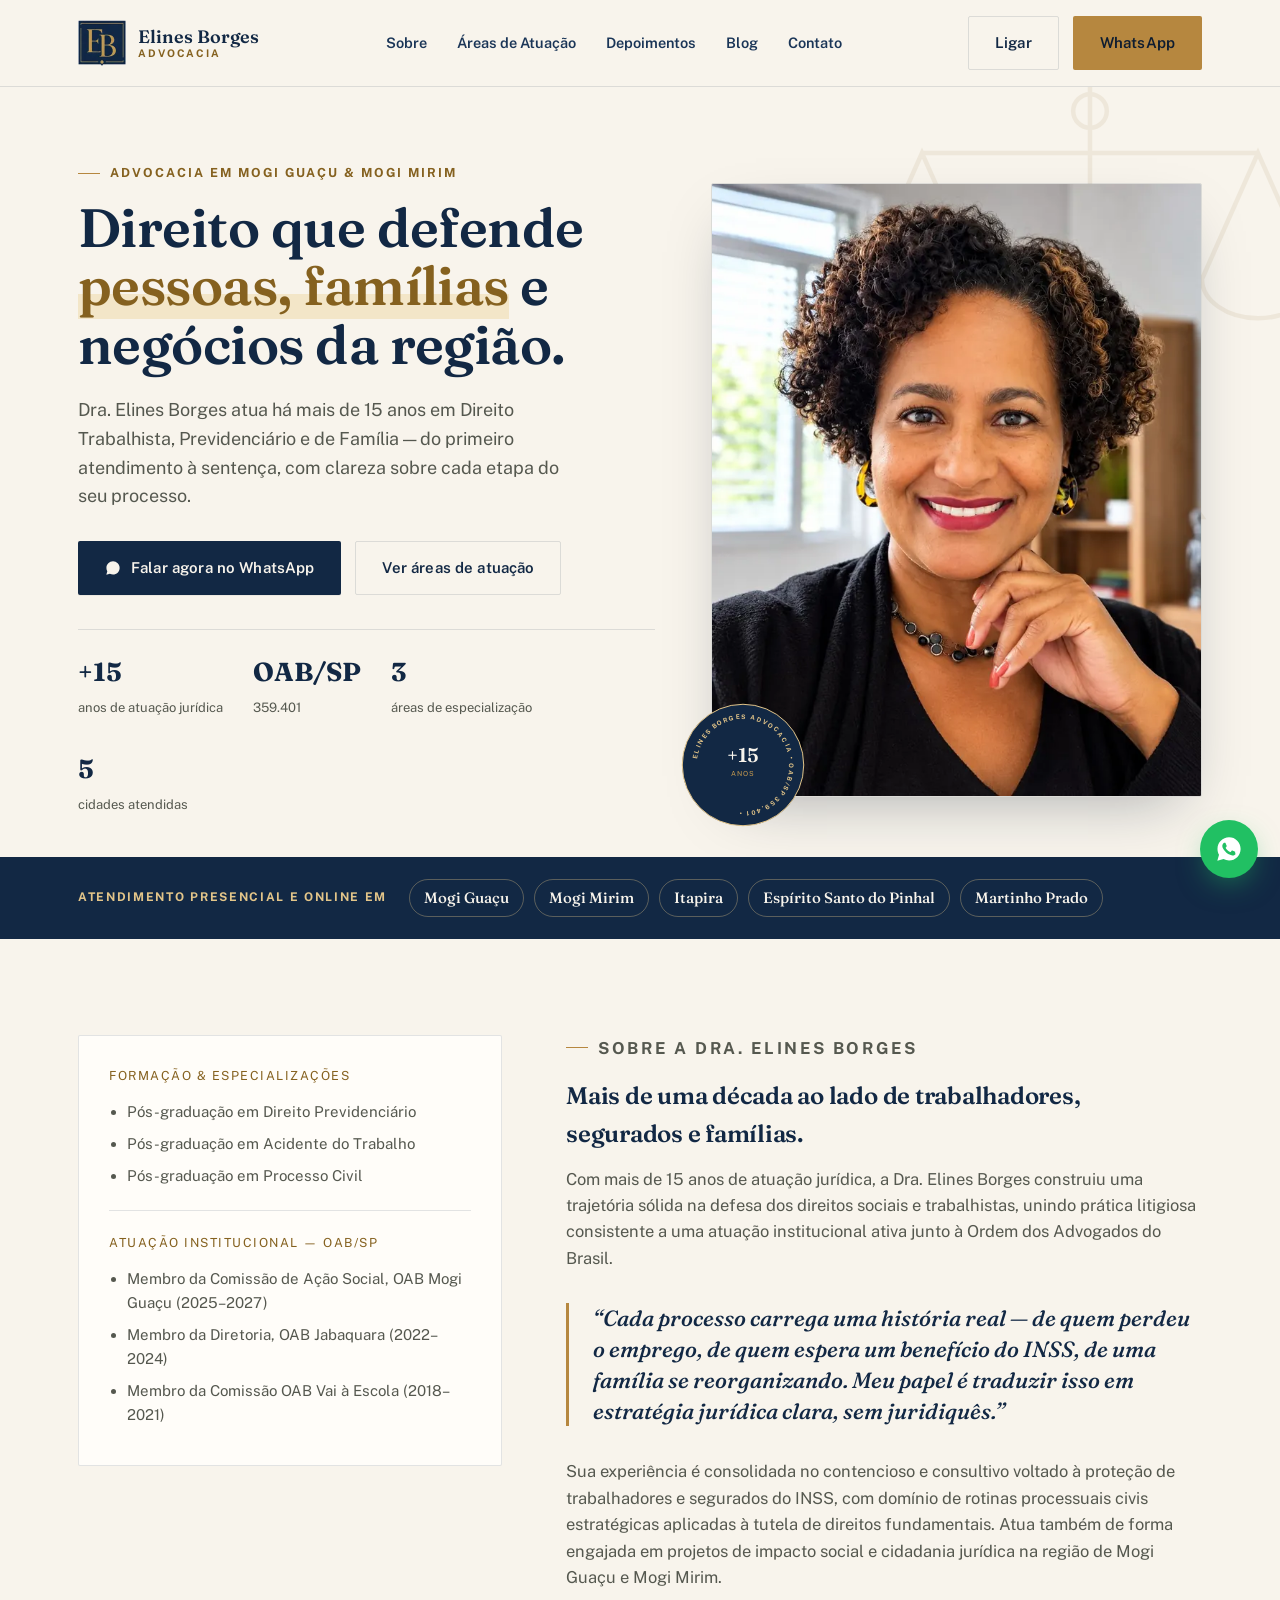
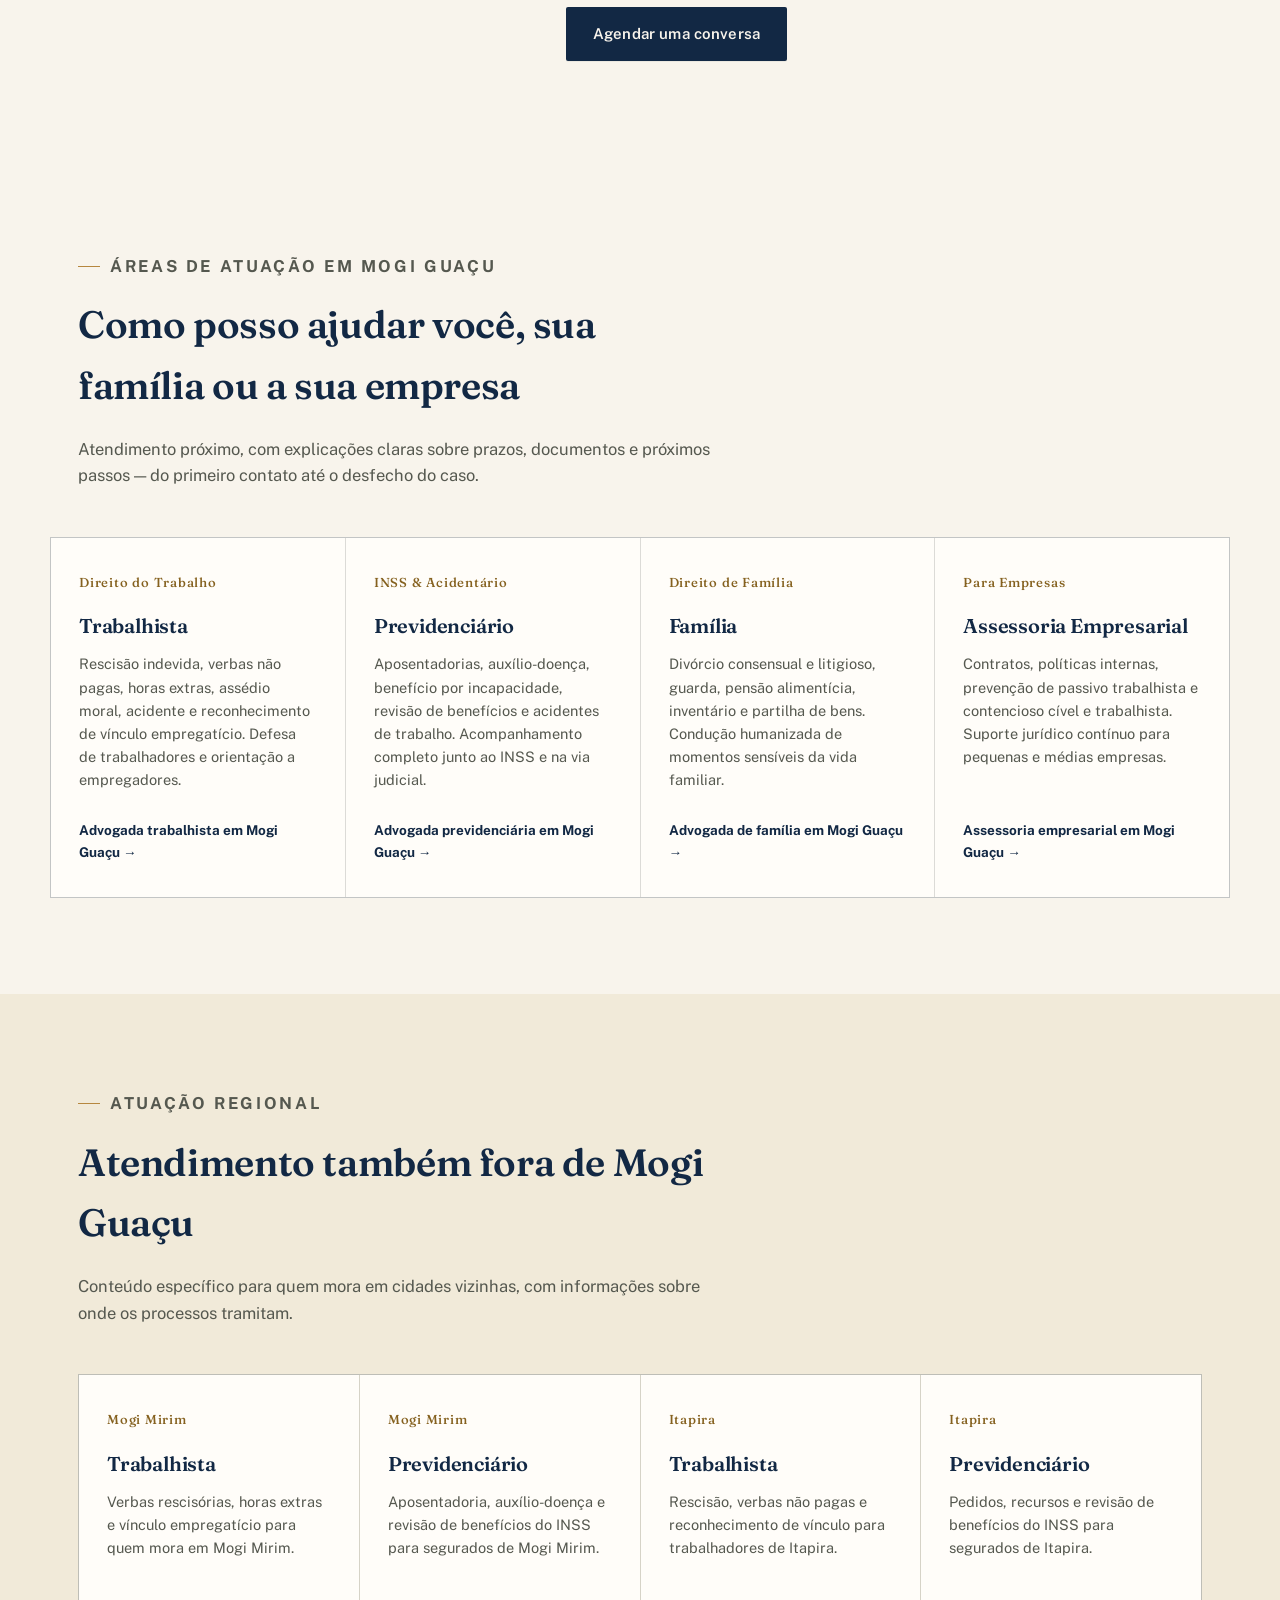
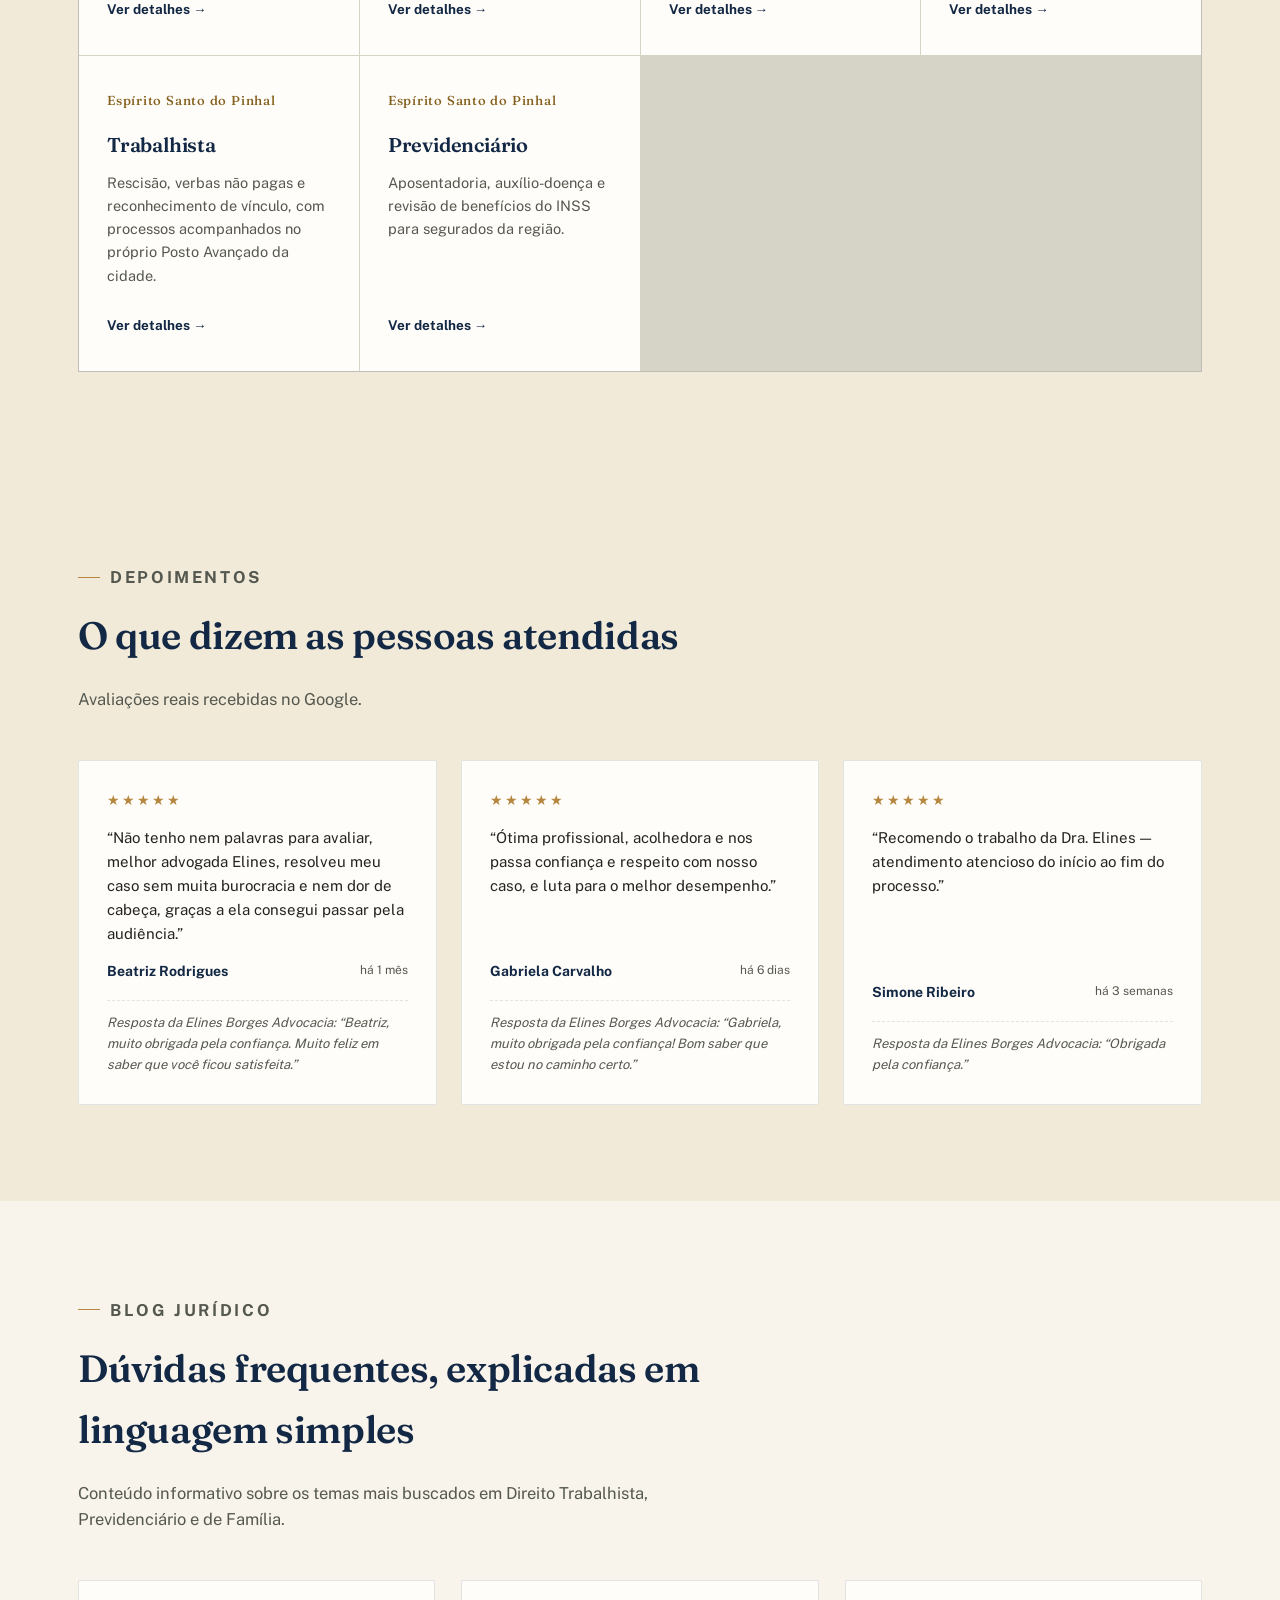
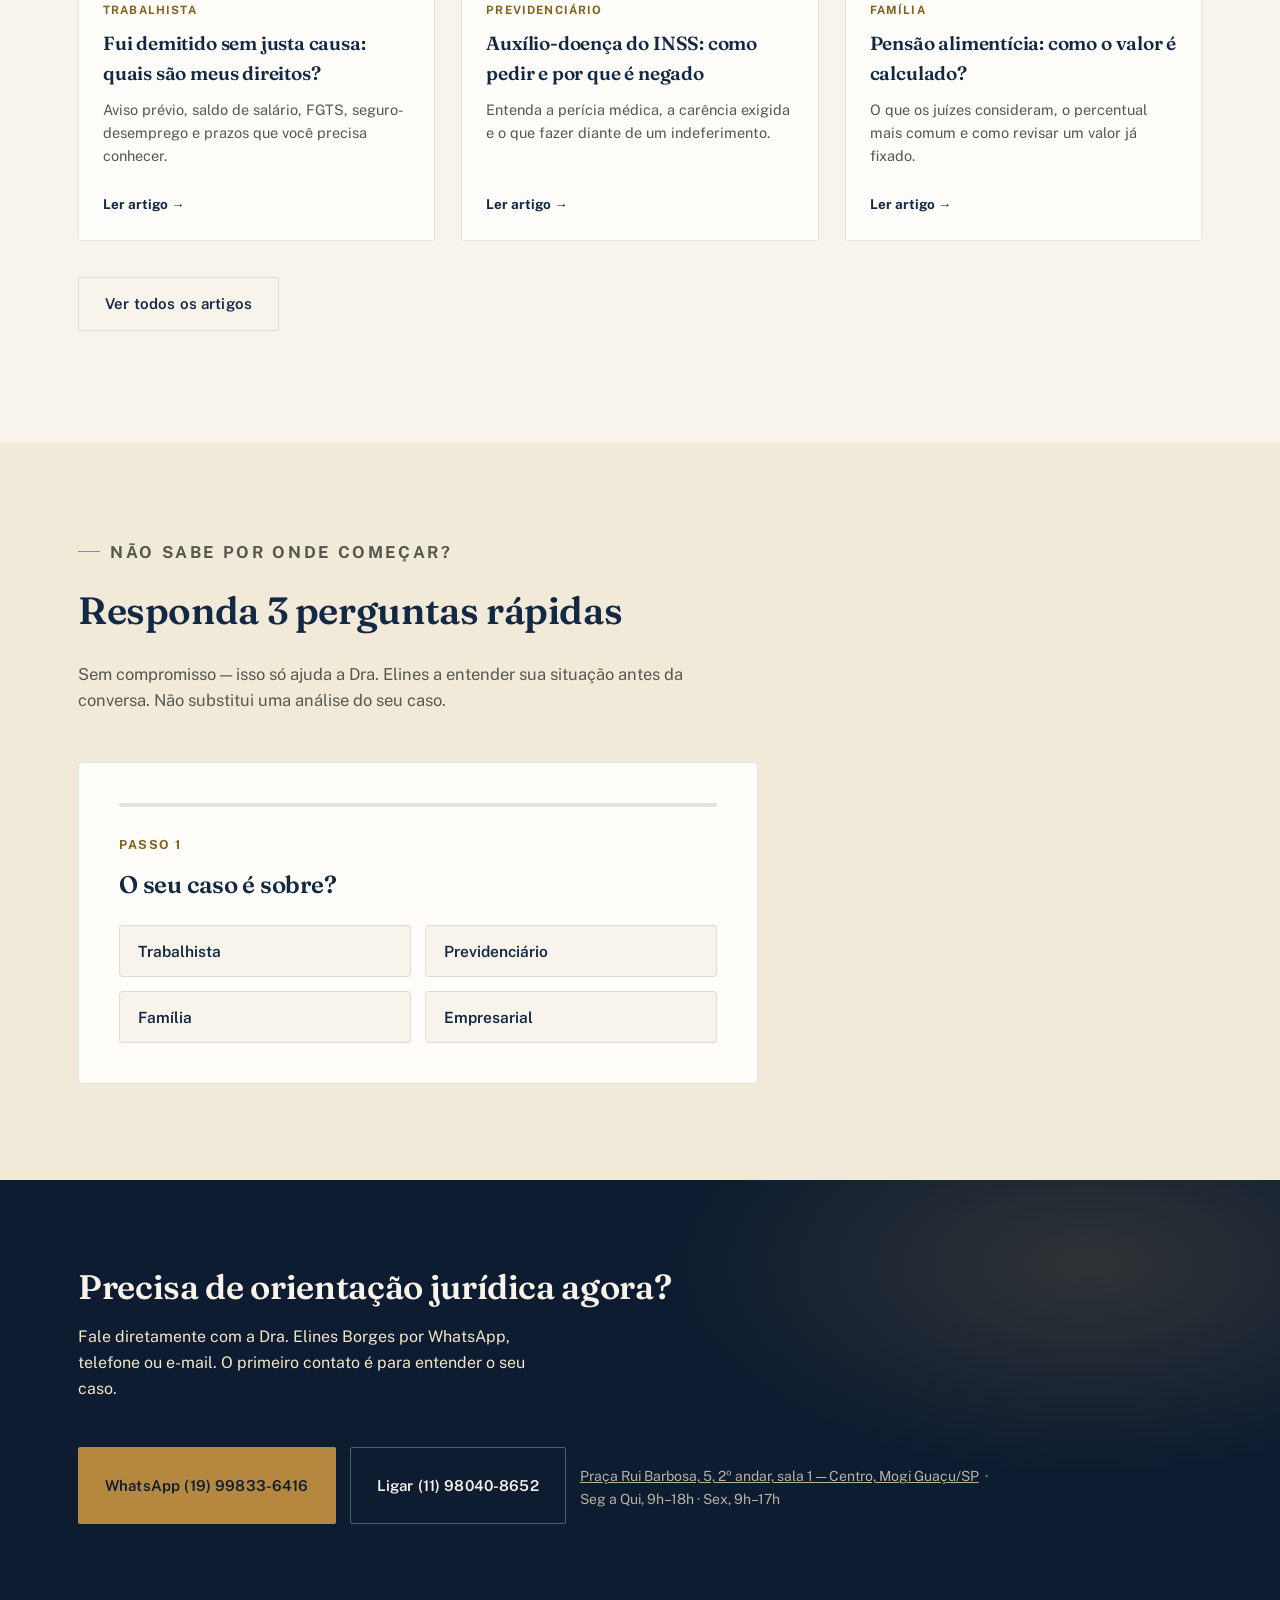
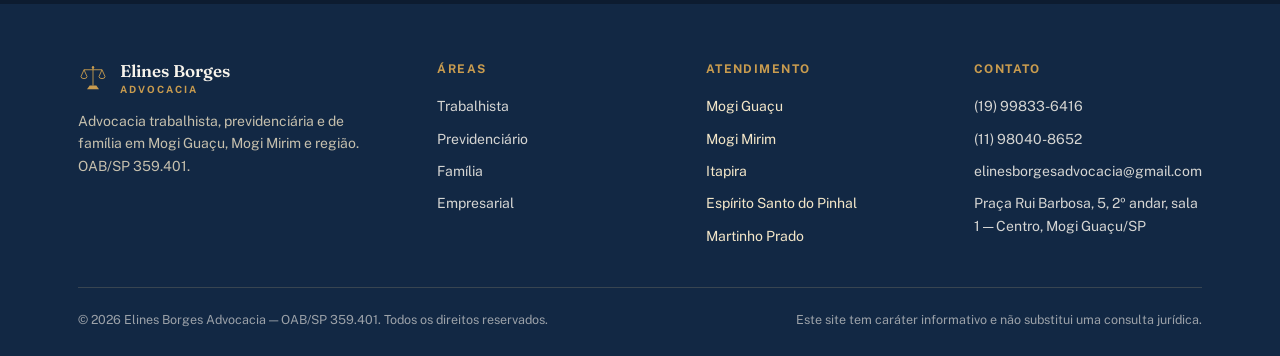
<file: index.html>
<!doctype html>
<html lang="pt-BR">
<head>
<meta charset="utf-8">
<!-- Google tag (gtag.js) -->
<script>
  /* GA4 carregado após a página ficar pronta, para não atrasar a abertura */
  (function(){var s=false;function l(){if(s)return;s=true;var e=document.createElement("script");e.async=true;e.src="https://www.googletagmanager.com/gtag/js?id=G-14Q4V2BP33";document.head.appendChild(e);}
  window.addEventListener("load",function(){setTimeout(l,1500);});
  ["scroll","click","touchstart","keydown"].forEach(function(t){window.addEventListener(t,l,{once:true,passive:true});});})();
</script>
<script>
  window.dataLayer = window.dataLayer || [];
  function gtag(){dataLayer.push(arguments);}
  gtag('js', new Date());
  gtag('config', 'G-14Q4V2BP33');
</script>
<meta name="viewport" content="width=device-width, initial-scale=1">
<meta name="google-site-verification" content="IFdCe7EZtp8_lyk1f2uNtTBQyfvHsXMkTVFbWiFS45s" />
<title>Elines Borges Advocacia | Advogada Trabalhista e Previdenciária em Mogi Guaçu e Mogi Mirim</title>
<meta name="description" content="Dra. Elines Borges, advogada com mais de 15 anos de atuação em Direito Trabalhista, Previdenciário e de Família em Mogi Guaçu, Mogi Mirim, Itapira e região. Atendimento humano, consulta pelo WhatsApp.">
<link rel="canonical" href="https://www.elinesborgesadvocacia.com.br/">

<!-- Open Graph -->
<meta property="og:type" content="website">
<meta property="og:url" content="https://www.elinesborgesadvocacia.com.br/">
<meta property="og:title" content="Elines Borges Advocacia | Trabalhista, Previdenciário e Família">
<meta property="og:description" content="Advogada em Mogi Guaçu e Mogi Mirim com mais de 15 anos de atuação na defesa de trabalhadores, segurados do INSS e famílias.">
<meta property="og:image" content="https://www.elinesborgesadvocacia.com.br/images/elines.jpg">
<meta property="og:locale" content="pt_BR">
<meta name="twitter:card" content="summary_large_image">

<link rel="icon" href="images/logo.png">
<link rel="preload" as="image" href="images/elines-hero-680.webp" imagesrcset="images/elines-hero-400.webp 400w, images/elines-hero-680.webp 680w" imagesizes="(max-width: 900px) 340px, 480px" fetchpriority="high">
<link rel="preload" href="images/public-sans-latin-wght-normal.woff2" as="font" type="font/woff2" crossorigin>
<link rel="preload" href="images/fraunces-latin-600-normal.woff2" as="font" type="font/woff2" crossorigin>
<link rel="stylesheet" href="style.css">

<script type="application/ld+json">
{
  "@context": "https://schema.org",
  "@type": ["Attorney", "LegalService"],
  "name": "Elines Borges Advocacia",
  "url": "https://www.elinesborgesadvocacia.com.br/",
  "image": "https://www.elinesborgesadvocacia.com.br/images/elines.jpg",
  "logo": "https://www.elinesborgesadvocacia.com.br/images/logo.png",
  "email": "elinesborgesadvocacia@gmail.com",
  "telephone": ["+5519998336416", "+5511980408652"],
  "priceRange": "Consulta sob orçamento",
  "areaServed": [
    {"@type": "City", "name": "Mogi Guaçu"},
    {"@type": "City", "name": "Mogi Mirim"},
    {"@type": "City", "name": "Itapira"},
    {"@type": "City", "name": "Espírito Santo do Pinhal"},
    {"@type": "City", "name": "Martinho Prado"}
  ],
  "address": {
    "@type": "PostalAddress",
    "streetAddress": "Praça Rui Barbosa, 5, 2º andar, sala 1 - Centro",
    "addressLocality": "Mogi Guaçu",
    "addressRegion": "SP",
    "postalCode": "13840-029",
    "addressCountry": "BR"
  },
  "hasMap": "https://www.google.com/maps/place/Elines+Borges+Advocacia/@-22.35437,-46.9528949,17z/data=!3m1!4b1!4m6!3m5!1s0x94c8579baa0eb065:0x142b992650841ba8!8m2!3d-22.35437!4d-46.9528949!16s%2Fg%2F11xdgw1fp2",
  "openingHoursSpecification": [
    {
      "@type": "OpeningHoursSpecification",
      "dayOfWeek": ["Monday", "Tuesday", "Wednesday", "Thursday"],
      "opens": "09:00",
      "closes": "18:00"
    },
    {
      "@type": "OpeningHoursSpecification",
      "dayOfWeek": ["Friday"],
      "opens": "09:00",
      "closes": "17:00"
    }
  ],
  "founder": {
    "@type": "Person",
    "name": "Elines Borges",
    "jobTitle": "Advogada — OAB/SP 359.401",
    "alumniOf": "Pós-graduação em Direito Previdenciário, Acidente do Trabalho e Processo Civil"
  },
  "knowsAbout": ["Direito Trabalhista", "Direito Previdenciário", "Direito de Família", "Direito Empresarial"],
  "sameAs": [
    "https://www.google.com/maps/place/Elines+Borges+Advocacia/@-22.35437,-46.9528949,17z/data=!3m1!4b1!4m6!3m5!1s0x94c8579baa0eb065:0x142b992650841ba8!8m2!3d-22.35437!4d-46.9528949!16s%2Fg%2F11xdgw1fp2"
  ]
}
</script>
<script type="application/ld+json">
{
  "@context": "https://schema.org",
  "@type": "FAQPage",
  "mainEntity": [
    {
      "@type": "Question",
      "name": "Fui demitido sem justa causa: quais são meus direitos?",
      "acceptedAnswer": {
        "@type": "Answer",
        "text": "Em regra, o trabalhador demitido sem justa causa tem direito a aviso prévio, saldo de salário, férias vencidas e proporcionais com um terço, 13º proporcional, saque do FGTS com multa de 40% e, quando preenchidos os requisitos, seguro-desemprego."
      }
    },
    {
      "@type": "Question",
      "name": "Auxílio-doença do INSS: como pedir e por que é negado",
      "acceptedAnswer": {
        "@type": "Answer",
        "text": "O auxílio-doença é solicitado pelo Meu INSS ou por telefone, mediante perícia médica. Os motivos mais comuns de negativa são carência não cumprida, ausência de incapacidade constatada na perícia ou documentação médica insuficiente."
      }
    },
    {
      "@type": "Question",
      "name": "Pensão alimentícia: como o valor é calculado?",
      "acceptedAnswer": {
        "@type": "Answer",
        "text": "O juiz considera principalmente a necessidade de quem recebe e a possibilidade financeira de quem paga, podendo o valor ser revisado posteriormente caso essas condições mudem."
      }
    }
  ]
}
</script>
</head>
<body>

<header class="site">
  <nav class="nav">
    <a href="#top" class="brand">
      <img src="images/logo-emblem.webp" alt="Elines Borges Advocacia" width="48" height="46" style="height:46px;width:auto;">
      <span class="brand-word">Elines Borges<small>ADVOCACIA</small></span>
    </a>
    <ul class="nav-links" id="navLinks">
      <li><a href="#sobre">Sobre</a></li>
      <li><a href="#areas">Áreas de Atuação</a></li>
      <li><a href="#depoimentos">Depoimentos</a></li>
      <li><a href="blog.html">Blog</a></li>
      <li><a href="#contato">Contato</a></li>
    </ul>
    <div class="nav-cta">
      <a href="#contato" class="btn btn-ghost">Ligar</a>
      <a href="https://wa.me/5519998336416?text=Ol%C3%A1%2C%20vim%20pelo%20site%20e%20gostaria%20de%20uma%20orienta%C3%A7%C3%A3o." class="btn btn-gold" target="_blank" rel="noopener">
        WhatsApp
      </a>
      <button class="nav-toggle" id="navToggle" aria-label="Abrir menu" aria-expanded="false">
        <svg width="20" height="20" viewBox="0 0 24 24" fill="none" stroke="currentColor" stroke-width="2"><line x1="3" y1="6" x2="21" y2="6"/><line x1="3" y1="12" x2="21" y2="12"/><line x1="3" y1="18" x2="21" y2="18"/></svg>
      </button>
    </div>
  </nav>
</header>

<main id="top">

<!-- ============ HERO ============ -->
<section class="hero">
  <svg class="hero-scales" viewBox="0 0 200 200" fill="none" stroke="#96702f" stroke-width="1.6">
    <line x1="100" y1="20" x2="100" y2="150"/>
    <line x1="40" y1="45" x2="160" y2="45"/>
    <circle cx="100" cy="30" r="6"/>
    <path d="M40 45 L20 90 a20 14 0 0 0 40 0 Z"/>
    <path d="M160 45 L140 90 a20 14 0 0 0 40 0 Z"/>
    <path d="M60 175 h80 l-18 -25 h-44 Z"/>
  </svg>

  <div class="wrap">
    <div class="hero-copy">
      <p class="eyebrow">Advocacia em Mogi Guaçu &amp; Mogi Mirim</p>
      <h1>Direito que defende <em>pessoas, famílias</em> e negócios da região.</h1>
      <p class="lede">Dra. Elines Borges atua há mais de 15 anos em Direito Trabalhista, Previdenciário e de Família — do primeiro atendimento à sentença, com clareza sobre cada etapa do seu processo.</p>
      <div class="hero-actions">
        <a href="https://wa.me/5519998336416?text=Ol%C3%A1%2C%20vim%20pelo%20site%20e%20gostaria%20de%20uma%20orienta%C3%A7%C3%A3o." class="btn btn-primary" target="_blank" rel="noopener">
          <svg viewBox="0 0 24 24" fill="currentColor"><path d="M12.04 2C6.58 2 2.13 6.45 2.13 11.91c0 1.75.46 3.45 1.32 4.95L2 22l5.29-1.39a9.9 9.9 0 0 0 4.75 1.21h.01c5.46 0 9.91-4.45 9.91-9.91 0-2.65-1.03-5.14-2.9-7.01A9.86 9.86 0 0 0 12.04 2z"/></svg>
          Falar agora no WhatsApp
        </a>
        <a href="#areas" class="btn btn-ghost">Ver áreas de atuação</a>
      </div>
      <div class="hero-facts">
        <div class="hero-fact"><b>+15</b><span>anos de atuação jurídica</span></div>
        <div class="hero-fact"><b>OAB/SP</b><span>359.401</span></div>
        <div class="hero-fact"><b>3</b><span>áreas de especialização</span></div>
        <div class="hero-fact"><b>5</b><span>cidades atendidas</span></div>
      </div>
    </div>

    <div class="hero-photo-frame">
      <div class="hero-photo">
        <img src="images/elines-hero-680.webp" srcset="images/elines-hero-400.webp 400w, images/elines-hero-680.webp 680w" sizes="(max-width: 900px) 340px, 480px" width="680" height="850" fetchpriority="high" decoding="async" alt="Dra. Elines Borges, advogada trabalhista e previdenciária em Mogi Guaçu">
      </div>
      <svg class="seal" viewBox="0 0 200 200">
        <g class="seal-ring">
          <circle cx="100" cy="100" r="92" fill="#122844" stroke="#e3c589" stroke-width="1.5"/>
          <path id="sealCircle" d="M 100,100 m -70,0 a 70,70 0 1,1 140,0 a 70,70 0 1,1 -140,0" fill="none"/>
          <text font-family="Public Sans, sans-serif" font-size="9.6" letter-spacing="2.4" fill="#e3c589" font-weight="700">
            <textPath href="#sealCircle" startOffset="2%">ELINES BORGES ADVOCACIA • OAB/SP 359.401 •</textPath>
          </text>
        </g>
        <text x="100" y="96" text-anchor="middle" font-family="Fraunces, serif" font-size="30" fill="#f8f4ec" font-weight="600">+15</text>
        <text x="100" y="116" text-anchor="middle" font-family="Public Sans, sans-serif" font-size="10.5" letter-spacing="1.5" fill="#c99c4f">ANOS</text>
      </svg>
    </div>
  </div>
</section>

<!-- ============ COMARCA STRIP ============ -->
<section class="comarca" aria-label="Cidades atendidas">
  <div class="wrap">
    <span class="comarca-label">Atendimento presencial e online em</span>
    <ul class="comarca-list">
      <li>Mogi Guaçu</li>
      <li>Mogi Mirim</li>
      <li>Itapira</li>
      <li>Espírito Santo do Pinhal</li>
      <li>Martinho Prado</li>
    </ul>
  </div>
</section>

<!-- ============ SOBRE ============ -->
<section class="sobre" id="sobre">
  <div class="wrap">
    <div class="sobre-card">
      <p class="card-title">Formação &amp; Especializações</p>
      <ul>
        <li>Pós-graduação em Direito Previdenciário</li>
        <li>Pós-graduação em Acidente do Trabalho</li>
        <li>Pós-graduação em Processo Civil</li>
      </ul>
      <div class="divider"></div>
      <p class="card-title">Atuação Institucional — OAB/SP</p>
      <ul>
        <li>Membro da Comissão de Ação Social, OAB Mogi Guaçu (2025–2027)</li>
        <li>Membro da Diretoria, OAB Jabaquara (2022–2024)</li>
        <li>Membro da Comissão OAB Vai à Escola (2018–2021)</li>
      </ul>
    </div>

    <div class="sobre-body">
      <p class="eyebrow">Sobre a Dra. Elines Borges</p>
      <h2>Mais de uma década ao lado de trabalhadores, segurados e famílias.</h2>
      <p>Com mais de 15 anos de atuação jurídica, a Dra. Elines Borges construiu uma trajetória sólida na defesa dos direitos sociais e trabalhistas, unindo prática litigiosa consistente a uma atuação institucional ativa junto à Ordem dos Advogados do Brasil.</p>
      <blockquote>“Cada processo carrega uma história real — de quem perdeu o emprego, de quem espera um benefício do INSS, de uma família se reorganizando. Meu papel é traduzir isso em estratégia jurídica clara, sem juridiquês.”</blockquote>
      <p>Sua experiência é consolidada no contencioso e consultivo voltado à proteção de trabalhadores e segurados do INSS, com domínio de rotinas processuais civis estratégicas aplicadas à tutela de direitos fundamentais. Atua também de forma engajada em projetos de impacto social e cidadania jurídica na região de Mogi Guaçu e Mogi Mirim.</p>
      <a href="https://wa.me/5519998336416" class="btn btn-primary" target="_blank" rel="noopener">Agendar uma conversa</a>
    </div>
  </div>
</section>

<!-- ============ ÁREAS DE ATUAÇÃO ============ -->
<section id="areas">
  <div class="wrap">
    <div class="section-head">
      <p class="eyebrow">Áreas de Atuação em Mogi Guaçu</p>
      <h2>Como posso ajudar você, sua família ou a sua empresa</h2>
      <p>Atendimento próximo, com explicações claras sobre prazos, documentos e próximos passos — do primeiro contato até o desfecho do caso.</p>
    </div>
  </div>
  <div class="wrap" style="padding:0;">
    <div class="areas-grid">
      <div class="area-card">
        <span class="area-num">Direito do Trabalho</span>
        <h3>Trabalhista</h3>
        <p>Rescisão indevida, verbas não pagas, horas extras, assédio moral, acidente e reconhecimento de vínculo empregatício. Defesa de trabalhadores e orientação a empregadores.</p>
        <a href="advogado-trabalhista-mogi-guacu.html">Advogada trabalhista em Mogi Guaçu →</a>
      </div>
      <div class="area-card">
        <span class="area-num">INSS &amp; Acidentário</span>
        <h3>Previdenciário</h3>
        <p>Aposentadorias, auxílio-doença, benefício por incapacidade, revisão de benefícios e acidentes de trabalho. Acompanhamento completo junto ao INSS e na via judicial.</p>
        <a href="advogado-previdenciario-mogi-guacu.html">Advogada previdenciária em Mogi Guaçu →</a>
      </div>
      <div class="area-card">
        <span class="area-num">Direito de Família</span>
        <h3>Família</h3>
        <p>Divórcio consensual e litigioso, guarda, pensão alimentícia, inventário e partilha de bens. Condução humanizada de momentos sensíveis da vida familiar.</p>
        <a href="advogado-familia-mogi-guacu.html">Advogada de família em Mogi Guaçu →</a>
      </div>
      <div class="area-card">
        <span class="area-num">Para Empresas</span>
        <h3>Assessoria Empresarial</h3>
        <p>Contratos, políticas internas, prevenção de passivo trabalhista e contencioso cível e trabalhista. Suporte jurídico contínuo para pequenas e médias empresas.</p>
        <a href="advogado-empresarial-mogi-guacu.html">Assessoria empresarial em Mogi Guaçu →</a>
      </div>
    </div>
  </div>
</section>

<!-- ============ ATUAÇÃO REGIONAL ============ -->
<section id="regional" style="background:var(--cream-2);">
  <div class="wrap">
    <div class="section-head">
      <p class="eyebrow">Atuação Regional</p>
      <h2>Atendimento também fora de Mogi Guaçu</h2>
      <p>Conteúdo específico para quem mora em cidades vizinhas, com informações sobre onde os processos tramitam.</p>
    </div>
    <div class="areas-grid">
      <div class="area-card">
        <span class="area-num">Mogi Mirim</span>
        <h3>Trabalhista</h3>
        <p>Verbas rescisórias, horas extras e vínculo empregatício para quem mora em Mogi Mirim.</p>
        <a href="advogado-trabalhista-mogi-mirim.html">Ver detalhes →</a>
      </div>
      <div class="area-card">
        <span class="area-num">Mogi Mirim</span>
        <h3>Previdenciário</h3>
        <p>Aposentadoria, auxílio-doença e revisão de benefícios do INSS para segurados de Mogi Mirim.</p>
        <a href="advogado-previdenciario-mogi-mirim.html">Ver detalhes →</a>
      </div>
      <div class="area-card">
        <span class="area-num">Itapira</span>
        <h3>Trabalhista</h3>
        <p>Rescisão, verbas não pagas e reconhecimento de vínculo para trabalhadores de Itapira.</p>
        <a href="advogado-trabalhista-itapira.html">Ver detalhes →</a>
      </div>
      <div class="area-card">
        <span class="area-num">Itapira</span>
        <h3>Previdenciário</h3>
        <p>Pedidos, recursos e revisão de benefícios do INSS para segurados de Itapira.</p>
        <a href="advogado-previdenciario-itapira.html">Ver detalhes →</a>
      </div>
      <div class="area-card">
        <span class="area-num">Espírito Santo do Pinhal</span>
        <h3>Trabalhista</h3>
        <p>Rescisão, verbas não pagas e reconhecimento de vínculo, com processos acompanhados no próprio Posto Avançado da cidade.</p>
        <a href="advogado-trabalhista-espirito-santo-do-pinhal.html">Ver detalhes →</a>
      </div>
      <div class="area-card">
        <span class="area-num">Espírito Santo do Pinhal</span>
        <h3>Previdenciário</h3>
        <p>Aposentadoria, auxílio-doença e revisão de benefícios do INSS para segurados da região.</p>
        <a href="advogado-previdenciario-espirito-santo-do-pinhal.html">Ver detalhes →</a>
      </div>
    </div>
  </div>
</section>
<section id="depoimentos" style="background:var(--cream-2);">
  <div class="wrap">
    <div class="section-head">
      <p class="eyebrow">Depoimentos</p>
      <h2>O que dizem as pessoas atendidas</h2>
      <p>Avaliações reais recebidas no Google.</p>
    </div>
    <div class="depo-grid">
      <div class="depo-card">
        <div class="stars">★★★★★</div>
        <p>“Não tenho nem palavras para avaliar, melhor advogada Elines, resolveu meu caso sem muita burocracia e nem dor de cabeça, graças a ela consegui passar pela audiência.”</p>
        <div class="depo-foot">
          <span class="depo-name">Beatriz Rodrigues</span>
          <span class="depo-time">há 1 mês</span>
        </div>
        <div class="depo-reply">Resposta da Elines Borges Advocacia: “Beatriz, muito obrigada pela confiança. Muito feliz em saber que você ficou satisfeita.”</div>
      </div>
      <div class="depo-card">
        <div class="stars">★★★★★</div>
        <p>“Ótima profissional, acolhedora e nos passa confiança e respeito com nosso caso, e luta para o melhor desempenho.”</p>
        <div class="depo-foot">
          <span class="depo-name">Gabriela Carvalho</span>
          <span class="depo-time">há 6 dias</span>
        </div>
        <div class="depo-reply">Resposta da Elines Borges Advocacia: “Gabriela, muito obrigada pela confiança! Bom saber que estou no caminho certo.”</div>
      </div>
      <div class="depo-card">
        <div class="stars">★★★★★</div>
        <p>“Recomendo o trabalho da Dra. Elines — atendimento atencioso do início ao fim do processo.”</p>
        <div class="depo-foot">
          <span class="depo-name">Simone Ribeiro</span>
          <span class="depo-time">há 3 semanas</span>
        </div>
        <div class="depo-reply">Resposta da Elines Borges Advocacia: “Obrigada pela confiança.”</div>
      </div>
    </div>
  </div>
</section>

<!-- ============ BLOG PREVIEW ============ -->
<section id="blog">
  <div class="wrap">
    <div class="section-head">
      <p class="eyebrow">Blog Jurídico</p>
      <h2>Dúvidas frequentes, explicadas em linguagem simples</h2>
      <p>Conteúdo informativo sobre os temas mais buscados em Direito Trabalhista, Previdenciário e de Família.</p>
    </div>
    <div class="blog-grid">
      <a class="blog-card" href="blog.html#demissao-sem-justa-causa">
        <span class="blog-tag">Trabalhista</span>
        <h3>Fui demitido sem justa causa: quais são meus direitos?</h3>
        <p>Aviso prévio, saldo de salário, FGTS, seguro-desemprego e prazos que você precisa conhecer.</p>
        <span class="blog-read">Ler artigo →</span>
      </a>
      <a class="blog-card" href="blog.html#auxilio-doenca-inss">
        <span class="blog-tag">Previdenciário</span>
        <h3>Auxílio-doença do INSS: como pedir e por que é negado</h3>
        <p>Entenda a perícia médica, a carência exigida e o que fazer diante de um indeferimento.</p>
        <span class="blog-read">Ler artigo →</span>
      </a>
      <a class="blog-card" href="blog.html#pensao-alimenticia">
        <span class="blog-tag">Família</span>
        <h3>Pensão alimentícia: como o valor é calculado?</h3>
        <p>O que os juízes consideram, o percentual mais comum e como revisar um valor já fixado.</p>
        <span class="blog-read">Ler artigo →</span>
      </a>
    </div>
    <p style="margin-top:36px;"><a href="blog.html" class="btn btn-ghost">Ver todos os artigos</a></p>
  </div>
</section>

<!-- ============ TRIAGEM ============ -->
<section id="triagem" style="padding:96px 0; background:var(--cream-2);">
  <div class="wrap">
    <div class="section-head">
      <p class="eyebrow">Não sabe por onde começar?</p>
      <h2>Responda 3 perguntas rápidas</h2>
      <p>Sem compromisso — isso só ajuda a Dra. Elines a entender sua situação antes da conversa. Não substitui uma análise do seu caso.</p>
    </div>
    <div id="triagem-card" style="background:var(--paper); border:1px solid var(--line); border-radius:4px; padding:40px; max-width:680px;"></div>
  </div>
</section>

<style>
  #triagem .tg-progress{ display:flex; gap:6px; margin-bottom:28px; }
  #triagem .tg-progress span{ height:4px; flex:1; background:var(--line); border-radius:2px; transition:background .2s ease; }
  #triagem .tg-progress span.done{ background:var(--gold-600); }
  #triagem .tg-eyebrow{ font-family:var(--label); font-size:12.5px; letter-spacing:.12em; text-transform:uppercase; color:var(--gold-700); font-weight:700; margin-bottom:14px; }
  #triagem h3.tg-question{ font-family:var(--display); font-size:24px; color:var(--navy-900); margin:0 0 24px; line-height:1.35; }
  #triagem .tg-area-grid{ display:grid; grid-template-columns:repeat(2,1fr); gap:14px; }
  @media (max-width:520px){ #triagem .tg-area-grid{ grid-template-columns:1fr; } }
  #triagem .tg-option, #triagem .tg-area-btn{
    display:block; width:100%; text-align:left; background:var(--cream); border:1px solid var(--line);
    border-radius:4px; padding:16px 18px; font-family:var(--body); font-size:15.5px; color:var(--navy-900);
    cursor:pointer; margin-bottom:10px; transition:border-color .15s ease, background .15s ease;
  }
  #triagem .tg-option:hover, #triagem .tg-area-btn:hover{ border-color:var(--gold-600); background:var(--gold-100); }
  #triagem .tg-area-btn{ margin-bottom:0; font-weight:600; }
  #triagem .tg-back{ display:inline-block; margin-top:6px; font-size:13.5px; color:var(--ink-soft); background:none; border:none; cursor:pointer; text-decoration:underline; padding:0; }
  #triagem .tg-summary{ background:var(--cream); border-left:3px solid var(--gold-600); padding:18px 20px; margin-bottom:26px; font-size:14.5px; color:var(--ink-soft); line-height:1.6; }
  #triagem .tg-summary strong{ color:var(--navy-900); }
  #triagem .tg-cta{
    display:inline-flex; align-items:center; gap:10px; background:var(--navy-900); color:#fff; text-decoration:none;
    padding:16px 28px; border-radius:4px; font-family:var(--label); font-weight:600; font-size:15px;
  }
  #triagem .tg-cta:hover{ background:var(--navy-800); }
</style>

<script>
(function(){
  var WHATS_NUMERO = "5519998336416";
  var AREAS = {
    trabalhista: {
      label: "Trabalhista",
      perguntas: [
        { texto: "Qual a sua situação hoje?", opcoes: ["Fui demitido recentemente", "Ainda trabalho na empresa", "Saí há mais de um ano", "Trabalho sem carteira assinada"] },
        { texto: "Você recebeu as verbas da rescisão (aviso prévio, FGTS, 13º, férias)?", opcoes: ["Recebi tudo, mas tenho dúvida", "Recebi só uma parte", "Não recebi nada", "Não sei dizer"] },
        { texto: "Tem algo além disso envolvido?", opcoes: ["Só a rescisão mesmo", "Horas extras não pagas", "Assédio moral", "Acidente de trabalho"] }
      ]
    },
    previdenciario: {
      label: "Previdenciário",
      perguntas: [
        { texto: "Qual sua situação com o INSS?", opcoes: ["Quero dar entrada em um benefício", "Tive um benefício negado", "Já recebo um benefício e quero revisar", "Não sei se tenho direito a algo"] },
        { texto: "Que tipo de benefício está em jogo?", opcoes: ["Aposentadoria", "Auxílio-doença / incapacidade", "Auxílio-acidente", "Não sei dizer"] },
        { texto: "Em que ponto está o pedido?", opcoes: ["Ainda não dei entrada", "Já protocolei, aguardando resposta", "Já foi negado", "Recebo o benefício há tempos"] }
      ]
    },
    familia: {
      label: "Família",
      perguntas: [
        { texto: "Qual assunto você precisa resolver?", opcoes: ["Divórcio", "Pensão alimentícia", "Guarda dos filhos", "Inventário"] },
        { texto: "Existe acordo entre as partes envolvidas?", opcoes: ["Sim, concordamos nos pontos principais", "Não, há divergência", "Ainda não conversamos sobre isso"] },
        { texto: "Há filhos menores de idade envolvidos?", opcoes: ["Sim", "Não"] }
      ]
    },
    empresarial: {
      label: "Empresarial",
      perguntas: [
        { texto: "O que sua empresa precisa agora?", opcoes: ["Revisar contratos de trabalho", "Orientação preventiva (evitar processos)", "Já tenho um processo em andamento", "Outro assunto jurídico"] },
        { texto: "Quantos funcionários a empresa tem, aproximadamente?", opcoes: ["Até 5", "De 6 a 20", "Mais de 20", "Nenhum ainda"] }
      ]
    }
  };
  var state = { areaKey: null, passo: 0, respostas: [] };
  var card = document.getElementById("triagem-card");
  function totalPassos(){ return state.areaKey ? AREAS[state.areaKey].perguntas.length + 1 : 1; }
  function renderProgress(atual, total){
    var html = '<div class="tg-progress">';
    for (var i = 0; i < total; i++) html += '<span class="' + (i < atual ? 'done' : '') + '"></span>';
    return html + '</div>';
  }
  function renderSelecaoArea(){
    var html = renderProgress(0, 1);
    html += '<p class="tg-eyebrow">Passo 1</p>';
    html += '<h3 class="tg-question">O seu caso é sobre?</h3>';
    html += '<div class="tg-area-grid">';
    Object.keys(AREAS).forEach(function(key){
      html += '<button class="tg-area-btn" data-area="' + key + '">' + AREAS[key].label + '</button>';
    });
    html += '</div>';
    card.innerHTML = html;
    card.querySelectorAll('[data-area]').forEach(function(btn){
      btn.addEventListener('click', function(){
        state.areaKey = btn.getAttribute('data-area');
        state.passo = 0; state.respostas = [];
        renderPergunta();
      });
    });
  }
  function renderPergunta(){
    var area = AREAS[state.areaKey];
    var pergunta = area.perguntas[state.passo];
    var total = totalPassos();
    var html = renderProgress(state.passo + 1, total);
    html += '<p class="tg-eyebrow">' + area.label + ' · Passo ' + (state.passo + 2) + ' de ' + total + '</p>';
    html += '<h3 class="tg-question">' + pergunta.texto + '</h3>';
    pergunta.opcoes.forEach(function(op, idx){
      html += '<button class="tg-option" data-idx="' + idx + '">' + op + '</button>';
    });
    html += '<button class="tg-back" id="tg-voltar">← Voltar</button>';
    card.innerHTML = html;
    card.querySelectorAll('.tg-option').forEach(function(btn){
      btn.addEventListener('click', function(){
        var idx = parseInt(btn.getAttribute('data-idx'), 10);
        state.respostas[state.passo] = { pergunta: pergunta.texto, resposta: pergunta.opcoes[idx] };
        if (state.passo < area.perguntas.length - 1) { state.passo++; renderPergunta(); }
        else { renderResumo(); }
      });
    });
    document.getElementById('tg-voltar').addEventListener('click', function(){
      if (state.passo === 0) renderSelecaoArea();
      else { state.passo--; renderPergunta(); }
    });
  }
  function montarMensagemWhatsApp(){
    var area = AREAS[state.areaKey];
    var msg = "Olá! Vim pelo site e gostaria de uma orientação sobre " + area.label.toLowerCase() + ".\n\n";
    state.respostas.forEach(function(r){ msg += "• " + r.pergunta + " " + r.resposta + "\n"; });
    return encodeURIComponent(msg);
  }
  function renderResumo(){
    var total = totalPassos();
    var html = renderProgress(total, total);
    html += '<p class="tg-eyebrow">Pronto!</p>';
    html += '<h3 class="tg-question">Aqui está o que você respondeu:</h3>';
    html += '<div class="tg-summary">';
    state.respostas.forEach(function(r){ html += '<div><strong>' + r.pergunta + '</strong><br>' + r.resposta + '</div><br>'; });
    html += '</div>';
    html += '<p style="font-size:14px; color:var(--ink-soft); margin-bottom:22px;">Isso é só um ponto de partida — cada caso tem particularidades que só uma conversa direta esclarece.</p>';
    html += '<a class="tg-cta" target="_blank" rel="noopener" href="https://wa.me/' + WHATS_NUMERO + '?text=' + montarMensagemWhatsApp() + '">Enviar pra Dra. Elines no WhatsApp →</a>';
    html += '<br><button class="tg-back" id="tg-recomecar" style="margin-top:18px;">Recomeçar</button>';
    card.innerHTML = html;
    document.getElementById('tg-recomecar').addEventListener('click', renderSelecaoArea);
  }
  renderSelecaoArea();
})();
</script>

<!-- ============ CTA ============ -->
<section class="cta-band" id="contato">
  <div class="wrap">
    <div>
      <h2>Precisa de orientação jurídica agora?</h2>
      <p>Fale diretamente com a Dra. Elines Borges por WhatsApp, telefone ou e-mail. O primeiro contato é para entender o seu caso.</p>
    </div>
    <div class="actions">
      <a href="https://wa.me/5519998336416?text=Ol%C3%A1%2C%20vim%20pelo%20site%20e%20gostaria%20de%20uma%20orienta%C3%A7%C3%A3o." class="btn btn-gold" target="_blank" rel="noopener">WhatsApp (19) 99833-6416</a>
      <a href="tel:+5511980408652" class="btn btn-ghost" style="border-color:rgba(248,244,236,.3); color:#f8f4ec;">Ligar (11) 98040-8652</a>
      <p style="width:100%; margin-top:18px; opacity:.75; font-size:14px;">
        <a href="https://www.google.com/maps/place/Elines+Borges+Advocacia/@-22.35437,-46.9528949,17z/data=!3m1!4b1!4m6!3m5!1s0x94c8579baa0eb065:0x142b992650841ba8!8m2!3d-22.35437!4d-46.9528949!16s%2Fg%2F11xdgw1fp2" target="_blank" rel="noopener" style="color:inherit;">Praça Rui Barbosa, 5, 2º andar, sala 1 — Centro, Mogi Guaçu/SP</a>
        &nbsp;·&nbsp; Seg a Qui, 9h–18h · Sex, 9h–17h
      </p>
    </div>
  </div>
</section>

</main>

<footer class="site">
  <div class="wrap">
    <div class="footer-grid">
      <div>
        <div class="footer-brand">
          <svg width="30" height="30" viewBox="0 0 200 200" fill="none" stroke="#c99c4f" stroke-width="6">
            <line x1="100" y1="20" x2="100" y2="150"/>
            <line x1="40" y1="45" x2="160" y2="45"/>
            <circle cx="100" cy="30" r="8" fill="#c99c4f" stroke="none"/>
            <path d="M40 45 L20 90 a20 14 0 0 0 40 0 Z"/>
            <path d="M160 45 L140 90 a20 14 0 0 0 40 0 Z"/>
            <path d="M60 175 h80 l-18 -25 h-44 Z" fill="#c99c4f" stroke="none"/>
          </svg>
          <span class="footer-wordmark">Elines Borges<br><small>ADVOCACIA</small></span>
        </div>
        <p style="opacity:.8; max-width:32ch;">Advocacia trabalhista, previdenciária e de família em Mogi Guaçu, Mogi Mirim e região. OAB/SP 359.401.</p>
      </div>
      <div>
        <h3>Áreas</h3>
        <ul>
          <li><a href="advogado-trabalhista-mogi-guacu.html">Trabalhista</a></li>
          <li><a href="advogado-previdenciario-mogi-guacu.html">Previdenciário</a></li>
          <li><a href="advogado-familia-mogi-guacu.html">Família</a></li>
          <li><a href="advogado-empresarial-mogi-guacu.html">Empresarial</a></li>
        </ul>
      </div>
      <div>
        <h3>Atendimento</h3>
        <ul>
          <li>Mogi Guaçu</li>
          <li>Mogi Mirim</li>
          <li>Itapira</li>
          <li>Espírito Santo do Pinhal</li>
          <li>Martinho Prado</li>
        </ul>
      </div>
      <div>
        <h3>Contato</h3>
        <ul>
          <li><a href="https://wa.me/5519998336416" target="_blank" rel="noopener">(19) 99833-6416</a></li>
          <li><a href="tel:+5511980408652">(11) 98040-8652</a></li>
          <li><a href="mailto:elinesborgesadvocacia@gmail.com">elinesborgesadvocacia@gmail.com</a></li>
          <li><a href="https://www.google.com/maps/place/Elines+Borges+Advocacia/@-22.35437,-46.9528949,17z/data=!3m1!4b1!4m6!3m5!1s0x94c8579baa0eb065:0x142b992650841ba8!8m2!3d-22.35437!4d-46.9528949!16s%2Fg%2F11xdgw1fp2" target="_blank" rel="noopener">Praça Rui Barbosa, 5, 2º andar, sala 1 — Centro, Mogi Guaçu/SP</a></li>
        </ul>
      </div>
    </div>
    <div class="footer-bottom">
      <span>© <span id="year"></span> Elines Borges Advocacia — OAB/SP 359.401. Todos os direitos reservados.</span>
      <span>Este site tem caráter informativo e não substitui uma consulta jurídica.</span>
    </div>
  </div>
</footer>

<a class="wa-float" href="https://wa.me/5519998336416?text=Ol%C3%A1%2C%20vim%20pelo%20site%20e%20gostaria%20de%20uma%20orienta%C3%A7%C3%A3o." target="_blank" rel="noopener" aria-label="Falar no WhatsApp">
  <svg viewBox="0 0 24 24" fill="#fff"><path d="M12.04 2C6.58 2 2.13 6.45 2.13 11.91c0 1.75.46 3.45 1.32 4.95L2 22l5.29-1.39a9.9 9.9 0 0 0 4.75 1.21h.01c5.46 0 9.91-4.45 9.91-9.91 0-2.65-1.03-5.14-2.9-7.01A9.86 9.86 0 0 0 12.04 2zm5.79 14.14c-.24.68-1.19 1.25-1.95 1.41-.52.11-1.2.2-3.48-.75-2.92-1.21-4.8-4.17-4.95-4.36-.14-.2-1.18-1.57-1.18-3 0-1.42.75-2.12 1.02-2.41.24-.26.55-.35.73-.35h.5c.16 0 .38-.03.58.44.24.57.8 1.97.87 2.11.07.14.11.3.02.49-.09.19-.14.3-.28.46-.14.16-.29.36-.42.48-.14.13-.28.28-.13.55.16.28.72 1.19 1.55 1.93 1.06.95 1.95 1.24 2.23 1.38.28.14.44.12.6-.07.16-.19.68-.79.87-1.06.18-.28.36-.23.6-.14.24.09 1.53.72 1.79.85.26.14.44.2.5.32.06.11.06.65-.18 1.32z"/></svg>
</a>

<script>
  document.getElementById('year').textContent = new Date().getFullYear();
  const toggle = document.getElementById('navToggle');
  const links = document.getElementById('navLinks');
  toggle.addEventListener('click', () => {
    const open = links.classList.toggle('open');
    toggle.setAttribute('aria-expanded', open);
  });
  links.querySelectorAll('a').forEach(a => a.addEventListener('click', () => {
    links.classList.remove('open');
    toggle.setAttribute('aria-expanded', false);
  }));
</script>
</body>
</html>
</file>
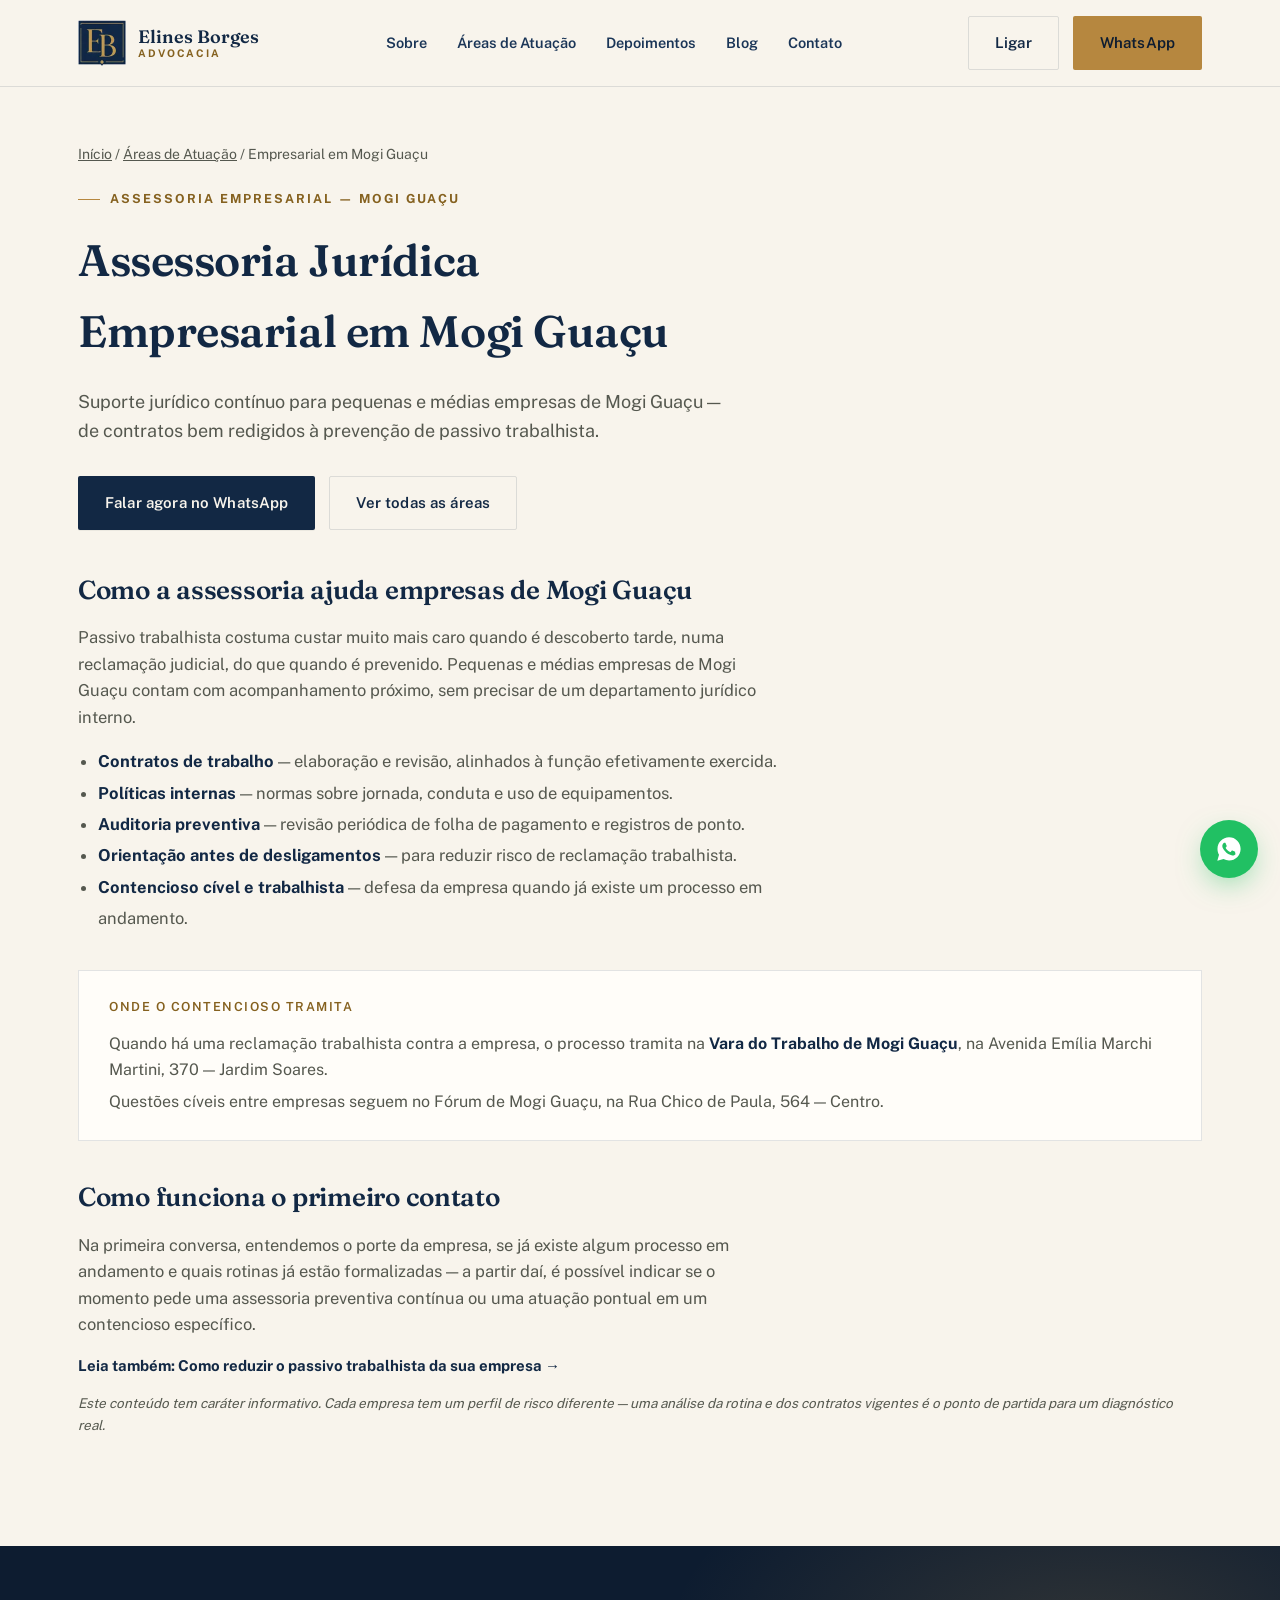
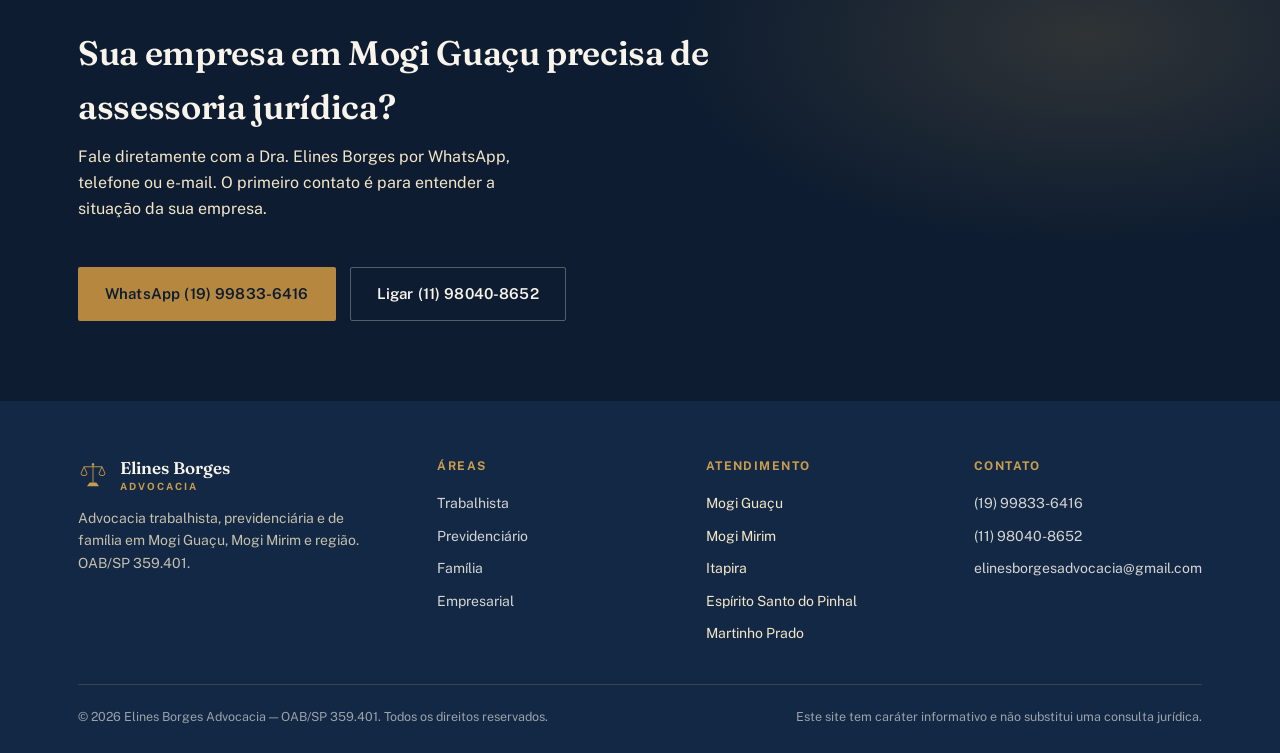
<file: advogado-empresarial-mogi-guacu.html>
<!doctype html>
<html lang="pt-BR">
<head>
<meta charset="utf-8">
<script>
  /* GA4 carregado após a página ficar pronta, para não atrasar a abertura */
  (function(){var s=false;function l(){if(s)return;s=true;var e=document.createElement("script");e.async=true;e.src="https://www.googletagmanager.com/gtag/js?id=G-14Q4V2BP33";document.head.appendChild(e);}
  window.addEventListener("load",function(){setTimeout(l,1500);});
  ["scroll","click","touchstart","keydown"].forEach(function(t){window.addEventListener(t,l,{once:true,passive:true});});})();
</script>
<script>
  window.dataLayer = window.dataLayer || [];
  function gtag(){dataLayer.push(arguments);}
  gtag('js', new Date());
  gtag('config', 'G-14Q4V2BP33');
</script>
<meta name="viewport" content="width=device-width, initial-scale=1">
<title>Assessoria Jurídica Empresarial em Mogi Guaçu | Elines Borges Advocacia</title>
<meta name="description" content="Assessoria jurídica empresarial em Mogi Guaçu: contratos, políticas internas, prevenção de passivo trabalhista e contencioso. Suporte contínuo para pequenas e médias empresas.">
<link rel="canonical" href="https://www.elinesborgesadvocacia.com.br/advogado-empresarial-mogi-guacu.html">

<meta property="og:type" content="website">
<meta property="og:url" content="https://www.elinesborgesadvocacia.com.br/advogado-empresarial-mogi-guacu.html">
<meta property="og:title" content="Assessoria Jurídica Empresarial em Mogi Guaçu | Elines Borges Advocacia">
<meta property="og:description" content="Contratos, políticas internas, prevenção de passivo trabalhista e contencioso. Suporte jurídico contínuo para empresas de Mogi Guaçu.">
<meta property="og:image" content="https://www.elinesborgesadvocacia.com.br/images/elines.jpg">
<meta property="og:locale" content="pt_BR">
<meta name="twitter:card" content="summary_large_image">

<link rel="icon" href="images/logo.png">
<link rel="preload" href="images/public-sans-latin-wght-normal.woff2" as="font" type="font/woff2" crossorigin>
<link rel="preload" href="images/fraunces-latin-600-normal.woff2" as="font" type="font/woff2" crossorigin>
<link rel="stylesheet" href="style.css">

<script type="application/ld+json">
{
  "@context": "https://schema.org",
  "@type": "LegalService",
  "name": "Elines Borges Advocacia — Assessoria Jurídica Empresarial em Mogi Guaçu",
  "url": "https://www.elinesborgesadvocacia.com.br/advogado-empresarial-mogi-guacu.html",
  "image": "https://www.elinesborgesadvocacia.com.br/images/elines.jpg",
  "telephone": "+5519998336416",
  "areaServed": {"@type": "City", "name": "Mogi Guaçu"},
  "address": {
    "@type": "PostalAddress",
    "streetAddress": "Praça Rui Barbosa, 5, 2º andar, sala 1 - Centro",
    "addressLocality": "Mogi Guaçu",
    "addressRegion": "SP",
    "postalCode": "13840-029",
    "addressCountry": "BR"
  }
}
</script>
</head>
<body>

<header class="site">
  <nav class="nav">
    <a href="index.html" class="brand">
      <img src="images/logo-emblem.webp" alt="Elines Borges Advocacia" width="48" height="46" style="height:46px;width:auto;">
      <span class="brand-word">Elines Borges<small>ADVOCACIA</small></span>
    </a>
    <ul class="nav-links" id="navLinks">
      <li><a href="index.html#sobre">Sobre</a></li>
      <li><a href="index.html#areas">Áreas de Atuação</a></li>
      <li><a href="index.html#depoimentos">Depoimentos</a></li>
      <li><a href="blog.html">Blog</a></li>
      <li><a href="index.html#contato">Contato</a></li>
    </ul>
    <div class="nav-cta">
      <a href="index.html#contato" class="btn btn-ghost">Ligar</a>
      <a href="https://wa.me/5519998336416?text=Ol%C3%A1%2C%20tenho%20uma%20empresa%20em%20Mogi%20Gua%C3%A7u%20e%20gostaria%20de%20assessoria%20jur%C3%ADdica." class="btn btn-gold" target="_blank" rel="noopener">
        WhatsApp
      </a>
      <button class="nav-toggle" id="navToggle" aria-label="Abrir menu" aria-expanded="false">
        <svg width="20" height="20" viewBox="0 0 24 24" fill="none" stroke="currentColor" stroke-width="2"><line x1="3" y1="6" x2="21" y2="6"/><line x1="3" y1="12" x2="21" y2="12"/><line x1="3" y1="18" x2="21" y2="18"/></svg>
      </button>
    </div>
  </nav>
</header>

<main>
<section style="padding:56px 0 20px;">
  <div class="wrap">
    <p style="font-size:14px; color:var(--ink-soft); margin-bottom:24px;">
      <a href="index.html" style="color:inherit;">Início</a> / <a href="index.html#areas" style="color:inherit;">Áreas de Atuação</a> / Empresarial em Mogi Guaçu
    </p>
    <p class="eyebrow">Assessoria Empresarial — Mogi Guaçu</p>
    <h1 style="font-size:clamp(30px,4.5vw,44px); max-width:22ch;">Assessoria Jurídica Empresarial em Mogi Guaçu</h1>
    <p style="font-size:18px; color:var(--ink-soft); max-width:60ch; margin-bottom:30px;">Suporte jurídico contínuo para pequenas e médias empresas de Mogi Guaçu — de contratos bem redigidos à prevenção de passivo trabalhista.</p>
    <div style="display:flex; gap:14px; flex-wrap:wrap; margin-bottom:20px;">
      <a href="https://wa.me/5519998336416?text=Ol%C3%A1%2C%20tenho%20uma%20empresa%20em%20Mogi%20Gua%C3%A7u%20e%20gostaria%20de%20assessoria%20jur%C3%ADdica." class="btn btn-primary" target="_blank" rel="noopener">Falar agora no WhatsApp</a>
      <a href="index.html#areas" class="btn btn-ghost">Ver todas as áreas</a>
    </div>
  </div>
</section>

<section style="padding-top:0;">
  <div class="wrap">
    <h2 style="font-size:26px;">Como a assessoria ajuda empresas de Mogi Guaçu</h2>
    <p style="color:var(--ink-soft); font-size:16.5px; max-width:70ch;">Passivo trabalhista costuma custar muito mais caro quando é descoberto tarde, numa reclamação judicial, do que quando é prevenido. Pequenas e médias empresas de Mogi Guaçu contam com acompanhamento próximo, sem precisar de um departamento jurídico interno.</p>
    <ul style="color:var(--ink-soft); font-size:16.5px; max-width:70ch; padding-left:20px; line-height:1.9;">
      <li><strong style="color:var(--navy-900);">Contratos de trabalho</strong> — elaboração e revisão, alinhados à função efetivamente exercida.</li>
      <li><strong style="color:var(--navy-900);">Políticas internas</strong> — normas sobre jornada, conduta e uso de equipamentos.</li>
      <li><strong style="color:var(--navy-900);">Auditoria preventiva</strong> — revisão periódica de folha de pagamento e registros de ponto.</li>
      <li><strong style="color:var(--navy-900);">Orientação antes de desligamentos</strong> — para reduzir risco de reclamação trabalhista.</li>
      <li><strong style="color:var(--navy-900);">Contencioso cível e trabalhista</strong> — defesa da empresa quando já existe um processo em andamento.</li>
    </ul>

    <div style="background:var(--paper); border:1px solid var(--line); padding:26px 30px; margin:36px 0;">
      <h3 style="font-family:var(--label); font-size:12.5px; letter-spacing:.12em; text-transform:uppercase; color:var(--gold-700); margin-bottom:14px;">Onde o contencioso tramita</h3>
      <p style="color:var(--ink-soft); margin-bottom:6px;">Quando há uma reclamação trabalhista contra a empresa, o processo tramita na <strong style="color:var(--navy-900);">Vara do Trabalho de Mogi Guaçu</strong>, na Avenida Emília Marchi Martini, 370 — Jardim Soares.</p>
      <p style="color:var(--ink-soft); margin:0;">Questões cíveis entre empresas seguem no Fórum de Mogi Guaçu, na Rua Chico de Paula, 564 — Centro.</p>
    </div>

    <h2 style="font-size:26px;">Como funciona o primeiro contato</h2>
    <p style="color:var(--ink-soft); font-size:16.5px; max-width:70ch;">Na primeira conversa, entendemos o porte da empresa, se já existe algum processo em andamento e quais rotinas já estão formalizadas — a partir daí, é possível indicar se o momento pede uma assessoria preventiva contínua ou uma atuação pontual em um contencioso específico.</p>
    <p style="font-size:15px;"><a href="blog.html#reduzir-passivo-trabalhista" style="color:var(--navy-900); font-weight:700; text-decoration:none;">Leia também: Como reduzir o passivo trabalhista da sua empresa →</a></p>
    <p style="font-size:13.5px; color:var(--ink-soft); font-style:italic;">Este conteúdo tem caráter informativo. Cada empresa tem um perfil de risco diferente — uma análise da rotina e dos contratos vigentes é o ponto de partida para um diagnóstico real.</p>
  </div>
</section>

<section class="cta-band">
  <div class="wrap">
    <div>
      <h2>Sua empresa em Mogi Guaçu precisa de assessoria jurídica?</h2>
      <p>Fale diretamente com a Dra. Elines Borges por WhatsApp, telefone ou e-mail. O primeiro contato é para entender a situação da sua empresa.</p>
    </div>
    <div class="actions">
      <a href="https://wa.me/5519998336416?text=Ol%C3%A1%2C%20tenho%20uma%20empresa%20em%20Mogi%20Gua%C3%A7u%20e%20gostaria%20de%20assessoria%20jur%C3%ADdica." class="btn btn-gold" target="_blank" rel="noopener">WhatsApp (19) 99833-6416</a>
      <a href="tel:+5511980408652" class="btn btn-ghost" style="border-color:rgba(248,244,236,.3); color:#f8f4ec;">Ligar (11) 98040-8652</a>
    </div>
  </div>
</section>
</main>

<footer class="site">
  <div class="wrap">
    <div class="footer-grid">
      <div>
        <div class="footer-brand">
          <svg width="30" height="30" viewBox="0 0 200 200" fill="none" stroke="#c99c4f" stroke-width="6">
            <line x1="100" y1="20" x2="100" y2="150"/><line x1="40" y1="45" x2="160" y2="45"/>
            <circle cx="100" cy="30" r="8" fill="#c99c4f" stroke="none"/>
            <path d="M40 45 L20 90 a20 14 0 0 0 40 0 Z"/><path d="M160 45 L140 90 a20 14 0 0 0 40 0 Z"/>
            <path d="M60 175 h80 l-18 -25 h-44 Z" fill="#c99c4f" stroke="none"/>
          </svg>
          <span class="footer-wordmark">Elines Borges<br><small>ADVOCACIA</small></span>
        </div>
        <p style="opacity:.8; max-width:32ch;">Advocacia trabalhista, previdenciária e de família em Mogi Guaçu, Mogi Mirim e região. OAB/SP 359.401.</p>
      </div>
      <div>
        <h3>Áreas</h3>
        <ul>
          <li><a href="advogado-trabalhista-mogi-guacu.html">Trabalhista</a></li>
          <li><a href="advogado-previdenciario-mogi-guacu.html">Previdenciário</a></li>
          <li><a href="advogado-familia-mogi-guacu.html">Família</a></li>
          <li><a href="advogado-empresarial-mogi-guacu.html">Empresarial</a></li>
        </ul>
      </div>
      <div>
        <h3>Atendimento</h3>
        <ul>
          <li>Mogi Guaçu</li><li>Mogi Mirim</li><li>Itapira</li><li>Espírito Santo do Pinhal</li><li>Martinho Prado</li>
        </ul>
      </div>
      <div>
        <h3>Contato</h3>
        <ul>
          <li><a href="https://wa.me/5519998336416" target="_blank" rel="noopener">(19) 99833-6416</a></li>
          <li><a href="tel:+5511980408652">(11) 98040-8652</a></li>
          <li><a href="mailto:elinesborgesadvocacia@gmail.com">elinesborgesadvocacia@gmail.com</a></li>
        </ul>
      </div>
    </div>
    <div class="footer-bottom">
      <span>© <span id="year"></span> Elines Borges Advocacia — OAB/SP 359.401. Todos os direitos reservados.</span>
      <span>Este site tem caráter informativo e não substitui uma consulta jurídica.</span>
    </div>
  </div>
</footer>

<a class="wa-float" href="https://wa.me/5519998336416?text=Ol%C3%A1%2C%20tenho%20uma%20empresa%20em%20Mogi%20Gua%C3%A7u%20e%20gostaria%20de%20assessoria%20jur%C3%ADdica." target="_blank" rel="noopener" aria-label="Falar no WhatsApp">
  <svg viewBox="0 0 24 24" fill="#fff"><path d="M12.04 2C6.58 2 2.13 6.45 2.13 11.91c0 1.75.46 3.45 1.32 4.95L2 22l5.29-1.39a9.9 9.9 0 0 0 4.75 1.21h.01c5.46 0 9.91-4.45 9.91-9.91 0-2.65-1.03-5.14-2.9-7.01A9.86 9.86 0 0 0 12.04 2zm5.79 14.14c-.24.68-1.19 1.25-1.95 1.41-.52.11-1.2.2-3.48-.75-2.92-1.21-4.8-4.17-4.95-4.36-.14-.2-1.18-1.57-1.18-3 0-1.42.75-2.12 1.02-2.41.24-.26.55-.35.73-.35h.5c.16 0 .38-.03.58.44.24.57.8 1.97.87 2.11.07.14.11.3.02.49-.09.19-.14.3-.28.46-.14.16-.29.36-.42.48-.14.13-.28.28-.13.55.16.28.72 1.19 1.55 1.93 1.06.95 1.95 1.24 2.23 1.38.28.14.44.12.6-.07.16-.19.68-.79.87-1.06.18-.28.36-.23.6-.14.24.09 1.53.72 1.79.85.26.14.44.2.5.32.06.11.06.65-.18 1.32z"/></svg>
</a>

<script>
  document.getElementById('year').textContent = new Date().getFullYear();
  const toggle = document.getElementById('navToggle');
  const links = document.getElementById('navLinks');
  toggle.addEventListener('click', () => {
    const open = links.classList.toggle('open');
    toggle.setAttribute('aria-expanded', open);
  });
</script>
</body>
</html>
</file>
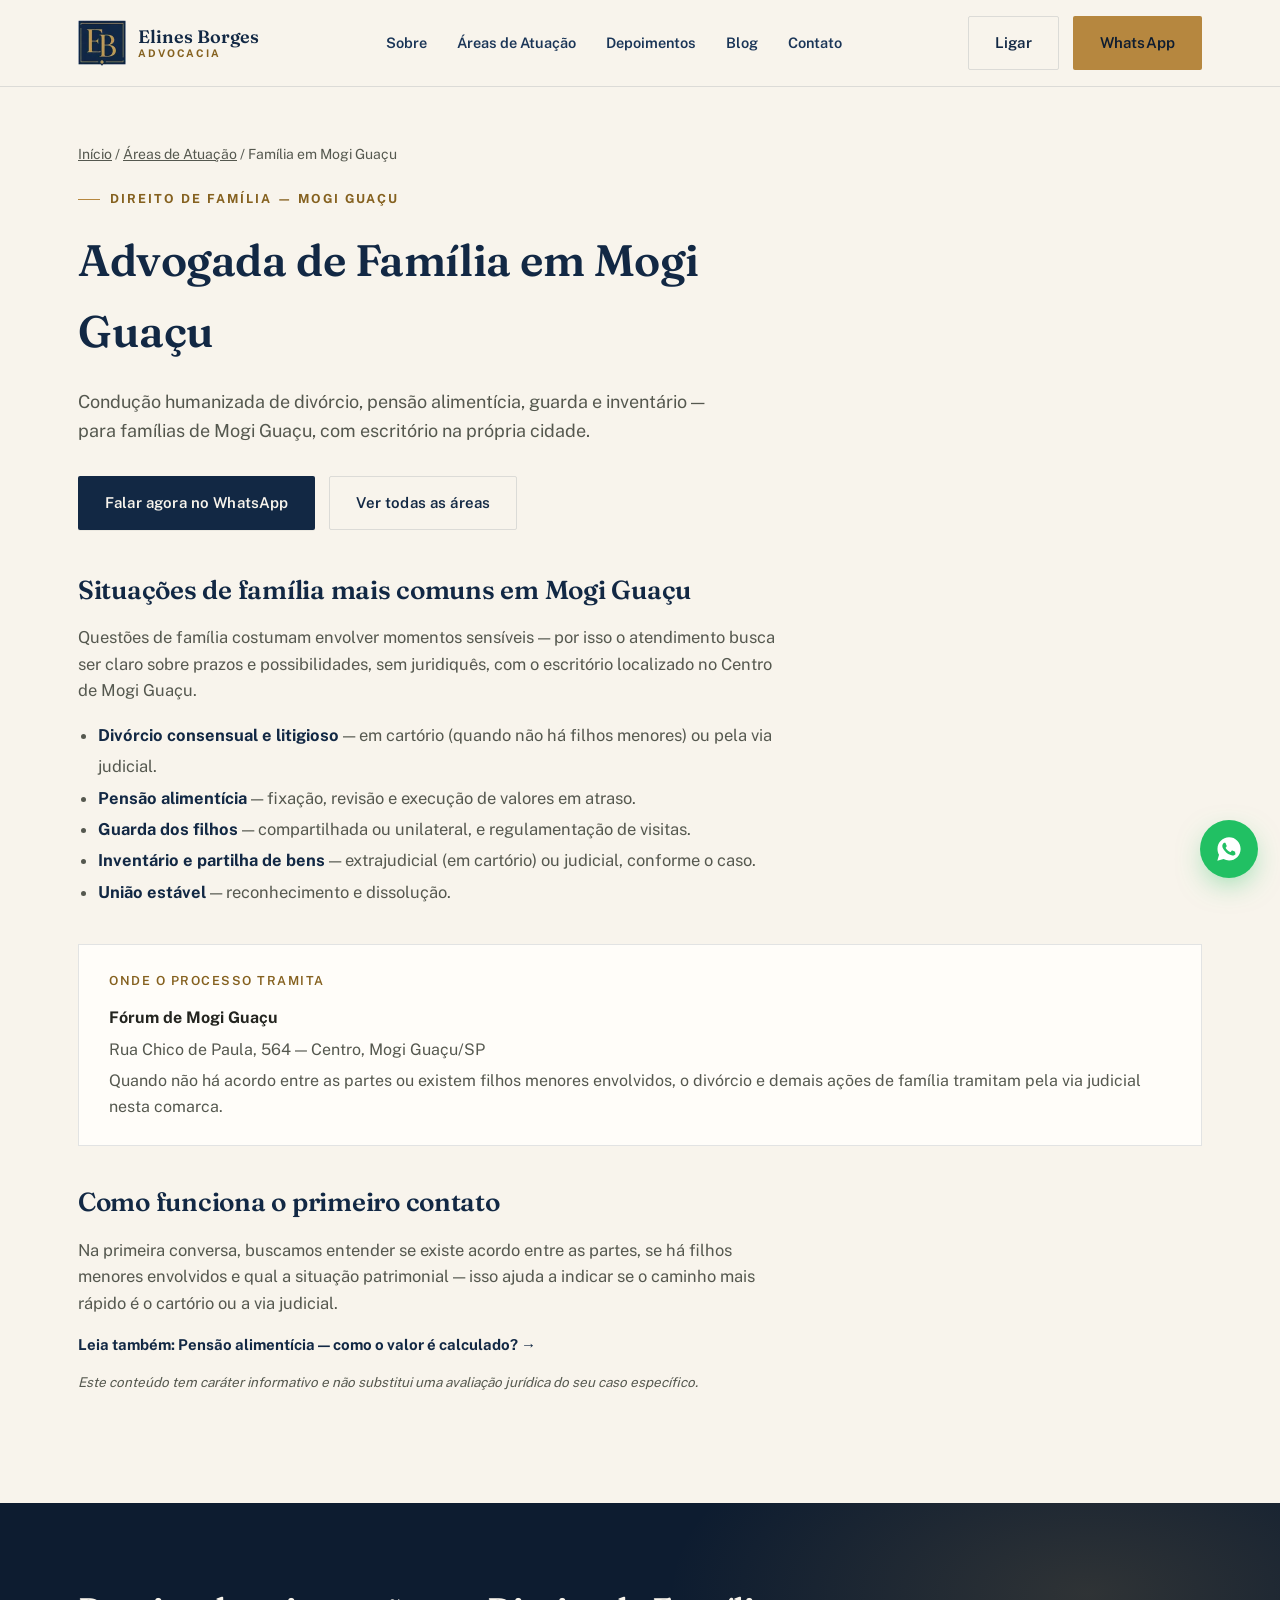
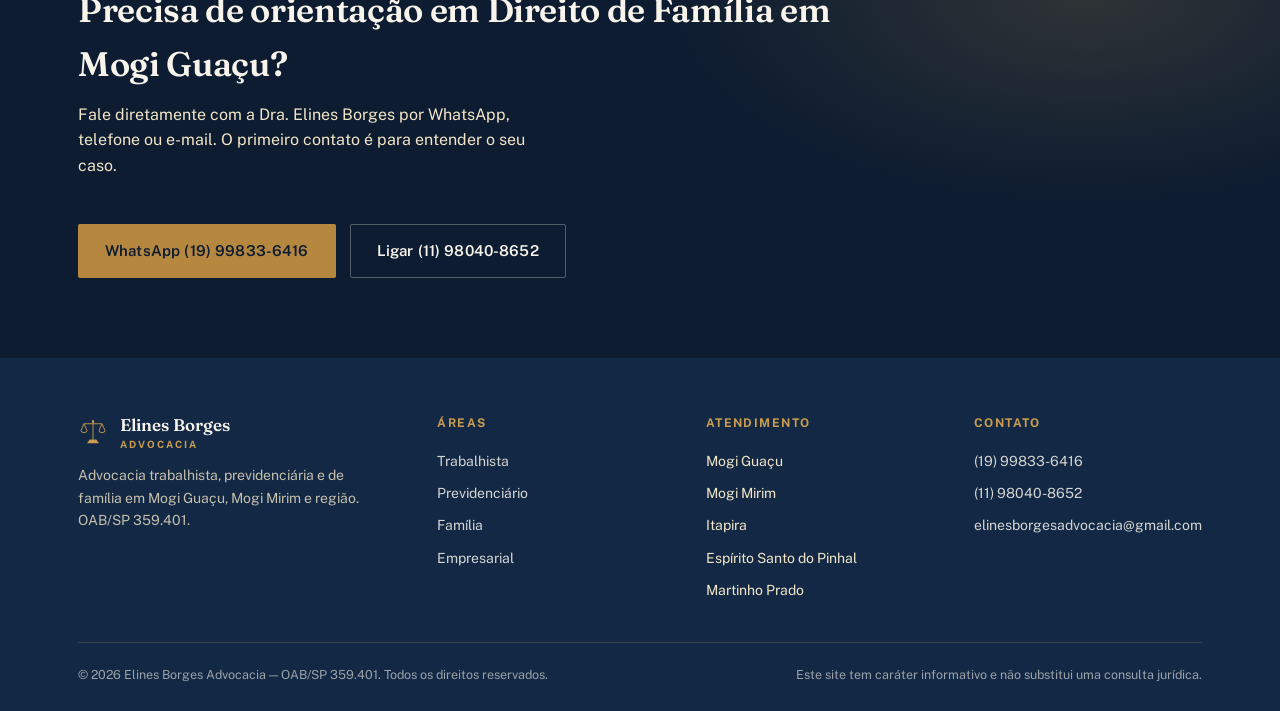
<file: advogado-familia-mogi-guacu.html>
<!doctype html>
<html lang="pt-BR">
<head>
<meta charset="utf-8">
<script>
  /* GA4 carregado após a página ficar pronta, para não atrasar a abertura */
  (function(){var s=false;function l(){if(s)return;s=true;var e=document.createElement("script");e.async=true;e.src="https://www.googletagmanager.com/gtag/js?id=G-14Q4V2BP33";document.head.appendChild(e);}
  window.addEventListener("load",function(){setTimeout(l,1500);});
  ["scroll","click","touchstart","keydown"].forEach(function(t){window.addEventListener(t,l,{once:true,passive:true});});})();
</script>
<script>
  window.dataLayer = window.dataLayer || [];
  function gtag(){dataLayer.push(arguments);}
  gtag('js', new Date());
  gtag('config', 'G-14Q4V2BP33');
</script>
<meta name="viewport" content="width=device-width, initial-scale=1">
<title>Advogada de Família em Mogi Guaçu | Elines Borges Advocacia</title>
<meta name="description" content="Advogada de família em Mogi Guaçu: divórcio, pensão alimentícia, guarda dos filhos, inventário e partilha de bens. Mais de 15 anos de atuação, condução humanizada de momentos sensíveis.">
<link rel="canonical" href="https://www.elinesborgesadvocacia.com.br/advogado-familia-mogi-guacu.html">

<meta property="og:type" content="website">
<meta property="og:url" content="https://www.elinesborgesadvocacia.com.br/advogado-familia-mogi-guacu.html">
<meta property="og:title" content="Advogada de Família em Mogi Guaçu | Elines Borges Advocacia">
<meta property="og:description" content="Divórcio, pensão alimentícia, guarda dos filhos, inventário e partilha de bens. Atendimento humanizado a famílias de Mogi Guaçu.">
<meta property="og:image" content="https://www.elinesborgesadvocacia.com.br/images/elines.jpg">
<meta property="og:locale" content="pt_BR">
<meta name="twitter:card" content="summary_large_image">

<link rel="icon" href="images/logo.png">
<link rel="preload" href="images/public-sans-latin-wght-normal.woff2" as="font" type="font/woff2" crossorigin>
<link rel="preload" href="images/fraunces-latin-600-normal.woff2" as="font" type="font/woff2" crossorigin>
<link rel="stylesheet" href="style.css">

<script type="application/ld+json">
{
  "@context": "https://schema.org",
  "@type": "LegalService",
  "name": "Elines Borges Advocacia — Advogada de Família em Mogi Guaçu",
  "url": "https://www.elinesborgesadvocacia.com.br/advogado-familia-mogi-guacu.html",
  "image": "https://www.elinesborgesadvocacia.com.br/images/elines.jpg",
  "telephone": "+5519998336416",
  "areaServed": {"@type": "City", "name": "Mogi Guaçu"},
  "address": {
    "@type": "PostalAddress",
    "streetAddress": "Praça Rui Barbosa, 5, 2º andar, sala 1 - Centro",
    "addressLocality": "Mogi Guaçu",
    "addressRegion": "SP",
    "postalCode": "13840-029",
    "addressCountry": "BR"
  }
}
</script>
</head>
<body>

<header class="site">
  <nav class="nav">
    <a href="index.html" class="brand">
      <img src="images/logo-emblem.webp" alt="Elines Borges Advocacia" width="48" height="46" style="height:46px;width:auto;">
      <span class="brand-word">Elines Borges<small>ADVOCACIA</small></span>
    </a>
    <ul class="nav-links" id="navLinks">
      <li><a href="index.html#sobre">Sobre</a></li>
      <li><a href="index.html#areas">Áreas de Atuação</a></li>
      <li><a href="index.html#depoimentos">Depoimentos</a></li>
      <li><a href="blog.html">Blog</a></li>
      <li><a href="index.html#contato">Contato</a></li>
    </ul>
    <div class="nav-cta">
      <a href="index.html#contato" class="btn btn-ghost">Ligar</a>
      <a href="https://wa.me/5519998336416?text=Ol%C3%A1%2C%20sou%20de%20Mogi%20Gua%C3%A7u%20e%20gostaria%20de%20uma%20orienta%C3%A7%C3%A3o%20sobre%20direito%20de%20fam%C3%ADlia." class="btn btn-gold" target="_blank" rel="noopener">
        WhatsApp
      </a>
      <button class="nav-toggle" id="navToggle" aria-label="Abrir menu" aria-expanded="false">
        <svg width="20" height="20" viewBox="0 0 24 24" fill="none" stroke="currentColor" stroke-width="2"><line x1="3" y1="6" x2="21" y2="6"/><line x1="3" y1="12" x2="21" y2="12"/><line x1="3" y1="18" x2="21" y2="18"/></svg>
      </button>
    </div>
  </nav>
</header>

<main>
<section style="padding:56px 0 20px;">
  <div class="wrap">
    <p style="font-size:14px; color:var(--ink-soft); margin-bottom:24px;">
      <a href="index.html" style="color:inherit;">Início</a> / <a href="index.html#areas" style="color:inherit;">Áreas de Atuação</a> / Família em Mogi Guaçu
    </p>
    <p class="eyebrow">Direito de Família — Mogi Guaçu</p>
    <h1 style="font-size:clamp(30px,4.5vw,44px); max-width:22ch;">Advogada de Família em Mogi Guaçu</h1>
    <p style="font-size:18px; color:var(--ink-soft); max-width:60ch; margin-bottom:30px;">Condução humanizada de divórcio, pensão alimentícia, guarda e inventário — para famílias de Mogi Guaçu, com escritório na própria cidade.</p>
    <div style="display:flex; gap:14px; flex-wrap:wrap; margin-bottom:20px;">
      <a href="https://wa.me/5519998336416?text=Ol%C3%A1%2C%20sou%20de%20Mogi%20Gua%C3%A7u%20e%20gostaria%20de%20uma%20orienta%C3%A7%C3%A3o%20sobre%20direito%20de%20fam%C3%ADlia." class="btn btn-primary" target="_blank" rel="noopener">Falar agora no WhatsApp</a>
      <a href="index.html#areas" class="btn btn-ghost">Ver todas as áreas</a>
    </div>
  </div>
</section>

<section style="padding-top:0;">
  <div class="wrap">
    <h2 style="font-size:26px;">Situações de família mais comuns em Mogi Guaçu</h2>
    <p style="color:var(--ink-soft); font-size:16.5px; max-width:70ch;">Questões de família costumam envolver momentos sensíveis — por isso o atendimento busca ser claro sobre prazos e possibilidades, sem juridiquês, com o escritório localizado no Centro de Mogi Guaçu.</p>
    <ul style="color:var(--ink-soft); font-size:16.5px; max-width:70ch; padding-left:20px; line-height:1.9;">
      <li><strong style="color:var(--navy-900);">Divórcio consensual e litigioso</strong> — em cartório (quando não há filhos menores) ou pela via judicial.</li>
      <li><strong style="color:var(--navy-900);">Pensão alimentícia</strong> — fixação, revisão e execução de valores em atraso.</li>
      <li><strong style="color:var(--navy-900);">Guarda dos filhos</strong> — compartilhada ou unilateral, e regulamentação de visitas.</li>
      <li><strong style="color:var(--navy-900);">Inventário e partilha de bens</strong> — extrajudicial (em cartório) ou judicial, conforme o caso.</li>
      <li><strong style="color:var(--navy-900);">União estável</strong> — reconhecimento e dissolução.</li>
    </ul>

    <div style="background:var(--paper); border:1px solid var(--line); padding:26px 30px; margin:36px 0;">
      <h3 style="font-family:var(--label); font-size:12.5px; letter-spacing:.12em; text-transform:uppercase; color:var(--gold-700); margin-bottom:14px;">Onde o processo tramita</h3>
      <p style="margin-bottom:6px;"><strong>Fórum de Mogi Guaçu</strong></p>
      <p style="color:var(--ink-soft); margin-bottom:6px;">Rua Chico de Paula, 564 — Centro, Mogi Guaçu/SP</p>
      <p style="color:var(--ink-soft); margin:0;">Quando não há acordo entre as partes ou existem filhos menores envolvidos, o divórcio e demais ações de família tramitam pela via judicial nesta comarca.</p>
    </div>

    <h2 style="font-size:26px;">Como funciona o primeiro contato</h2>
    <p style="color:var(--ink-soft); font-size:16.5px; max-width:70ch;">Na primeira conversa, buscamos entender se existe acordo entre as partes, se há filhos menores envolvidos e qual a situação patrimonial — isso ajuda a indicar se o caminho mais rápido é o cartório ou a via judicial.</p>
    <p style="font-size:15px;"><a href="blog.html#pensao-alimenticia" style="color:var(--navy-900); font-weight:700; text-decoration:none;">Leia também: Pensão alimentícia — como o valor é calculado? →</a></p>
    <p style="font-size:13.5px; color:var(--ink-soft); font-style:italic;">Este conteúdo tem caráter informativo e não substitui uma avaliação jurídica do seu caso específico.</p>
  </div>
</section>

<section class="cta-band">
  <div class="wrap">
    <div>
      <h2>Precisa de orientação em Direito de Família em Mogi Guaçu?</h2>
      <p>Fale diretamente com a Dra. Elines Borges por WhatsApp, telefone ou e-mail. O primeiro contato é para entender o seu caso.</p>
    </div>
    <div class="actions">
      <a href="https://wa.me/5519998336416?text=Ol%C3%A1%2C%20sou%20de%20Mogi%20Gua%C3%A7u%20e%20gostaria%20de%20uma%20orienta%C3%A7%C3%A3o%20sobre%20direito%20de%20fam%C3%ADlia." class="btn btn-gold" target="_blank" rel="noopener">WhatsApp (19) 99833-6416</a>
      <a href="tel:+5511980408652" class="btn btn-ghost" style="border-color:rgba(248,244,236,.3); color:#f8f4ec;">Ligar (11) 98040-8652</a>
    </div>
  </div>
</section>
</main>

<footer class="site">
  <div class="wrap">
    <div class="footer-grid">
      <div>
        <div class="footer-brand">
          <svg width="30" height="30" viewBox="0 0 200 200" fill="none" stroke="#c99c4f" stroke-width="6">
            <line x1="100" y1="20" x2="100" y2="150"/><line x1="40" y1="45" x2="160" y2="45"/>
            <circle cx="100" cy="30" r="8" fill="#c99c4f" stroke="none"/>
            <path d="M40 45 L20 90 a20 14 0 0 0 40 0 Z"/><path d="M160 45 L140 90 a20 14 0 0 0 40 0 Z"/>
            <path d="M60 175 h80 l-18 -25 h-44 Z" fill="#c99c4f" stroke="none"/>
          </svg>
          <span class="footer-wordmark">Elines Borges<br><small>ADVOCACIA</small></span>
        </div>
        <p style="opacity:.8; max-width:32ch;">Advocacia trabalhista, previdenciária e de família em Mogi Guaçu, Mogi Mirim e região. OAB/SP 359.401.</p>
      </div>
      <div>
        <h3>Áreas</h3>
        <ul>
          <li><a href="advogado-trabalhista-mogi-guacu.html">Trabalhista</a></li>
          <li><a href="advogado-previdenciario-mogi-guacu.html">Previdenciário</a></li>
          <li><a href="advogado-familia-mogi-guacu.html">Família</a></li>
          <li><a href="advogado-empresarial-mogi-guacu.html">Empresarial</a></li>
        </ul>
      </div>
      <div>
        <h3>Atendimento</h3>
        <ul>
          <li>Mogi Guaçu</li><li>Mogi Mirim</li><li>Itapira</li><li>Espírito Santo do Pinhal</li><li>Martinho Prado</li>
        </ul>
      </div>
      <div>
        <h3>Contato</h3>
        <ul>
          <li><a href="https://wa.me/5519998336416" target="_blank" rel="noopener">(19) 99833-6416</a></li>
          <li><a href="tel:+5511980408652">(11) 98040-8652</a></li>
          <li><a href="mailto:elinesborgesadvocacia@gmail.com">elinesborgesadvocacia@gmail.com</a></li>
        </ul>
      </div>
    </div>
    <div class="footer-bottom">
      <span>© <span id="year"></span> Elines Borges Advocacia — OAB/SP 359.401. Todos os direitos reservados.</span>
      <span>Este site tem caráter informativo e não substitui uma consulta jurídica.</span>
    </div>
  </div>
</footer>

<a class="wa-float" href="https://wa.me/5519998336416?text=Ol%C3%A1%2C%20sou%20de%20Mogi%20Gua%C3%A7u%20e%20gostaria%20de%20uma%20orienta%C3%A7%C3%A3o%20sobre%20direito%20de%20fam%C3%ADlia." target="_blank" rel="noopener" aria-label="Falar no WhatsApp">
  <svg viewBox="0 0 24 24" fill="#fff"><path d="M12.04 2C6.58 2 2.13 6.45 2.13 11.91c0 1.75.46 3.45 1.32 4.95L2 22l5.29-1.39a9.9 9.9 0 0 0 4.75 1.21h.01c5.46 0 9.91-4.45 9.91-9.91 0-2.65-1.03-5.14-2.9-7.01A9.86 9.86 0 0 0 12.04 2zm5.79 14.14c-.24.68-1.19 1.25-1.95 1.41-.52.11-1.2.2-3.48-.75-2.92-1.21-4.8-4.17-4.95-4.36-.14-.2-1.18-1.57-1.18-3 0-1.42.75-2.12 1.02-2.41.24-.26.55-.35.73-.35h.5c.16 0 .38-.03.58.44.24.57.8 1.97.87 2.11.07.14.11.3.02.49-.09.19-.14.3-.28.46-.14.16-.29.36-.42.48-.14.13-.28.28-.13.55.16.28.72 1.19 1.55 1.93 1.06.95 1.95 1.24 2.23 1.38.28.14.44.12.6-.07.16-.19.68-.79.87-1.06.18-.28.36-.23.6-.14.24.09 1.53.72 1.79.85.26.14.44.2.5.32.06.11.06.65-.18 1.32z"/></svg>
</a>

<script>
  document.getElementById('year').textContent = new Date().getFullYear();
  const toggle = document.getElementById('navToggle');
  const links = document.getElementById('navLinks');
  toggle.addEventListener('click', () => {
    const open = links.classList.toggle('open');
    toggle.setAttribute('aria-expanded', open);
  });
</script>
</body>
</html>
</file>
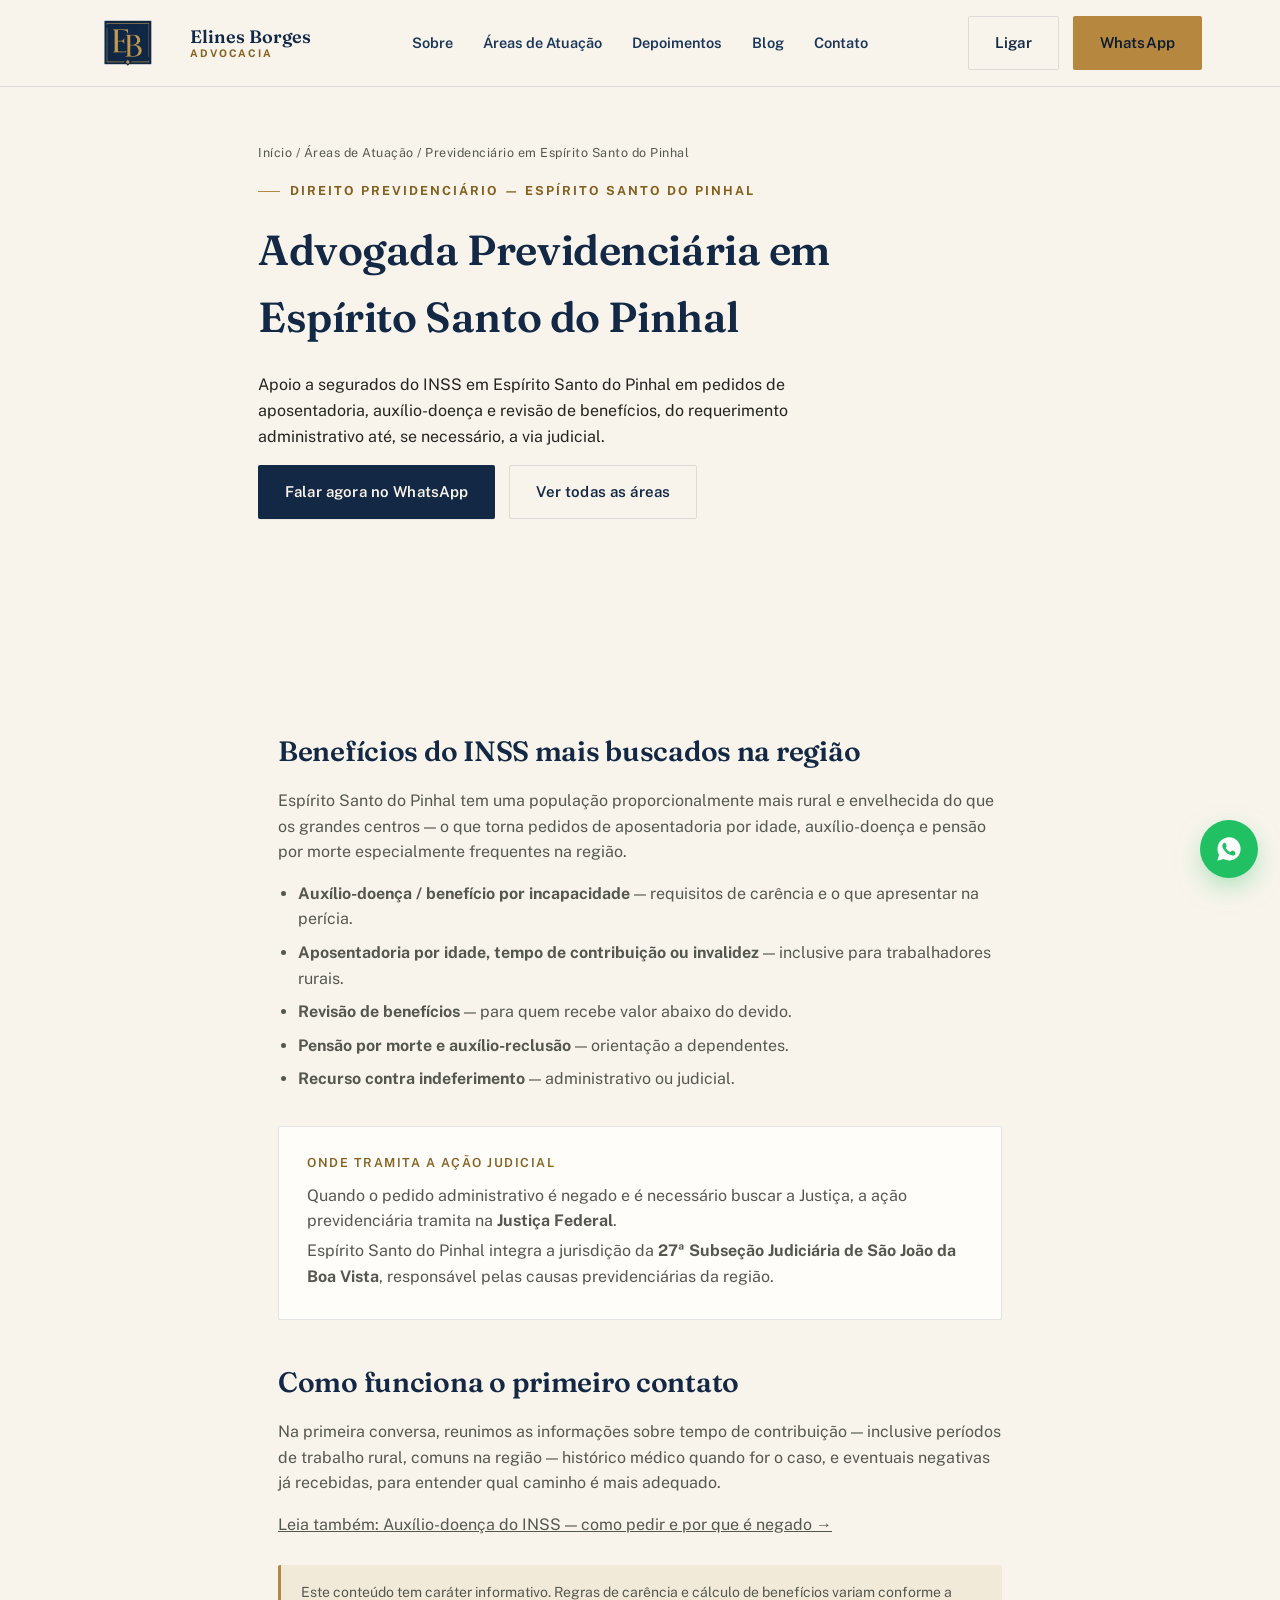
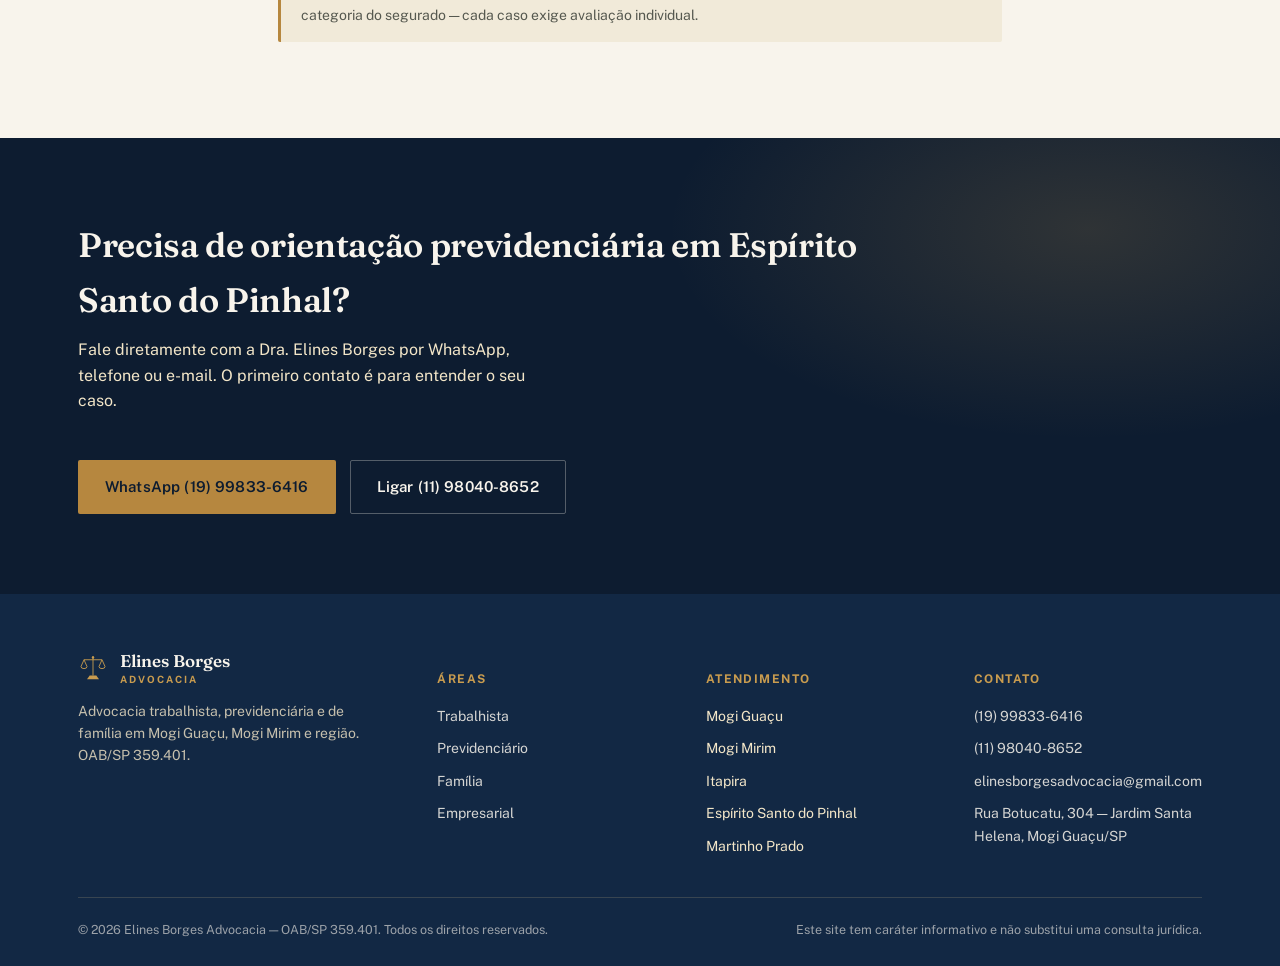
<file: advogado-previdenciario-espirito-santo-do-pinhal.html>
<!doctype html>
<html lang="pt-BR">
<head>
<meta charset="utf-8">
<!-- Google tag (gtag.js) -->
<script async src="https://www.googletagmanager.com/gtag/js?id=G-14Q4V2BP33"></script>
<script>
  window.dataLayer = window.dataLayer || [];
  function gtag(){dataLayer.push(arguments);}
  gtag('js', new Date());
  gtag('config', 'G-14Q4V2BP33');
</script>
<meta name="viewport" content="width=device-width, initial-scale=1">
<title>Advogada Previdenciária em Espírito Santo do Pinhal | Elines Borges Advocacia</title>
<meta name="description" content="Advogada previdenciária para segurados do INSS em Espírito Santo do Pinhal: aposentadoria, auxílio-doença, revisão de benefícios e recursos contra indeferimentos.">
<link rel="canonical" href="https://www.elinesborgesadvocacia.com.br/advogado-previdenciario-espirito-santo-do-pinhal.html">

<meta property="og:type" content="website">
<meta property="og:url" content="https://www.elinesborgesadvocacia.com.br/advogado-previdenciario-espirito-santo-do-pinhal.html">
<meta property="og:title" content="Advogada Previdenciária em Espírito Santo do Pinhal | Elines Borges Advocacia">
<meta property="og:description" content="Aposentadoria, auxílio-doença, revisão de benefícios e recursos contra o INSS. Orientação a segurados de Espírito Santo do Pinhal, do pedido administrativo à via judicial.">
<meta property="og:image" content="https://www.elinesborgesadvocacia.com.br/images/elines.jpg">
<meta property="og:locale" content="pt_BR">
<meta name="twitter:card" content="summary_large_image">

<link rel="icon" href="images/logo.png">
<link rel="preconnect" href="https://fonts.googleapis.com">
<link rel="preconnect" href="https://fonts.gstatic.com" crossorigin>
<link href="https://fonts.googleapis.com/css2?family=Fraunces:ital,opsz,wght@0,9..144,500;0,9..144,600;0,9..144,700;1,9..144,500&family=Public+Sans:wght@400;500;600;700;800&display=swap" rel="stylesheet">
<link rel="stylesheet" href="style.css">
<style>
  .page-hero{ padding: 56px 0 40px; }
  .page-hero .wrap{ max-width: 820px; }
  .breadcrumb{ font-family: var(--label); font-size:12.5px; letter-spacing:.04em; color: var(--ink-soft); margin-bottom:18px; }
  .breadcrumb a{ color: var(--ink-soft); text-decoration:none; }
  .breadcrumb a:hover{ color: var(--gold-700); }
  .local-box{
    background: var(--paper); border:1px solid var(--line); padding: 26px 28px;
    border-radius: var(--radius); margin: 34px 0;
  }
  .local-box h4{ font-family: var(--label); font-size:12.5px; letter-spacing:.12em; text-transform:uppercase; color: var(--gold-700); margin-bottom:10px; }
  .local-box p{ color: var(--ink-soft); font-size:15px; margin:4px 0; }
  .content-block{ max-width: 780px; }
  .content-block h2{ font-size: clamp(22px,2.8vw,28px); margin-top:40px; }
  .content-block p, .content-block li{ color: var(--ink-soft); font-size:16px; }
  .content-block ul{ padding-left:20px; }
  .content-block ul li{ margin-bottom:8px; }
  .disclaimer{
    background: var(--cream-2); border-left:3px solid var(--gold-600);
    padding: 16px 20px; font-size:14px; color: var(--ink-soft); margin-top:28px; border-radius: var(--radius);
  }
</style>

<script type="application/ld+json">
{
  "@context": "https://schema.org",
  "@type": "BreadcrumbList",
  "itemListElement": [
    {"@type": "ListItem", "position": 1, "name": "Início", "item": "https://www.elinesborgesadvocacia.com.br/"},
    {"@type": "ListItem", "position": 2, "name": "Advogada Previdenciária em Espírito Santo do Pinhal", "item": "https://www.elinesborgesadvocacia.com.br/advogado-previdenciario-espirito-santo-do-pinhal.html"}
  ]
}
</script>
<script type="application/ld+json">
{
  "@context": "https://schema.org",
  "@type": ["Attorney", "LegalService"],
  "name": "Elines Borges Advocacia",
  "url": "https://www.elinesborgesadvocacia.com.br/advogado-previdenciario-espirito-santo-do-pinhal.html",
  "image": "https://www.elinesborgesadvocacia.com.br/images/elines.jpg",
  "telephone": ["+5519998336416", "+5511980408652"],
  "areaServed": {"@type": "City", "name": "Espírito Santo do Pinhal"},
  "address": {
    "@type": "PostalAddress",
    "streetAddress": "Rua Botucatu, 304 - Jardim Santa Helena",
    "addressLocality": "Mogi Guaçu",
    "addressRegion": "SP",
    "postalCode": "13845-322",
    "addressCountry": "BR"
  },
  "founder": {
    "@type": "Person",
    "name": "Elines Borges",
    "jobTitle": "Advogada — OAB/SP 359.401"
  },
  "knowsAbout": ["Direito Previdenciário"]
}
</script>
<script type="application/ld+json">
{
  "@context": "https://schema.org",
  "@type": "FAQPage",
  "mainEntity": [
    {
      "@type": "Question",
      "name": "O pedido de benefício do INSS precisa ser feito presencialmente?",
      "acceptedAnswer": {
        "@type": "Answer",
        "text": "Não. A maioria dos pedidos é feita pelo aplicativo ou site Meu INSS, ou pelo telefone 135. A perícia médica, quando exigida, costuma ser presencial na agência do INSS mais próxima do segurado."
      }
    },
    {
      "@type": "Question",
      "name": "Se o INSS negar o benefício, onde tramita a ação de quem mora em Espírito Santo do Pinhal?",
      "acceptedAnswer": {
        "@type": "Answer",
        "text": "Ações previdenciárias contra o INSS tramitam na Justiça Federal. Espírito Santo do Pinhal integra a jurisdição da 27ª Subseção Judiciária de São João da Boa Vista, responsável pelas causas previdenciárias da região."
      }
    }
  ]
}
</script>
</head>
<body>

<header class="site">
  <nav class="nav">
    <a href="index.html" class="brand">
      <img src="images/logo-emblem.png" alt="Elines Borges Advocacia" style="height:46px;width:auto;">
      <span class="brand-word">Elines Borges<small>ADVOCACIA</small></span>
    </a>
    <ul class="nav-links" id="navLinks">
      <li><a href="index.html#sobre">Sobre</a></li>
      <li><a href="index.html#areas">Áreas de Atuação</a></li>
      <li><a href="index.html#depoimentos">Depoimentos</a></li>
      <li><a href="blog.html">Blog</a></li>
      <li><a href="index.html#contato">Contato</a></li>
    </ul>
    <div class="nav-cta">
      <a href="index.html#contato" class="btn btn-ghost">Ligar</a>
      <a href="https://wa.me/5519998336416?text=Ol%C3%A1%2C%20vim%20pelo%20site%20e%20gostaria%20de%20uma%20orienta%C3%A7%C3%A3o." class="btn btn-gold" target="_blank" rel="noopener">
        WhatsApp
      </a>
      <button class="nav-toggle" id="navToggle" aria-label="Abrir menu" aria-expanded="false">
        <svg width="20" height="20" viewBox="0 0 24 24" fill="none" stroke="currentColor" stroke-width="2"><line x1="3" y1="6" x2="21" y2="6"/><line x1="3" y1="12" x2="21" y2="12"/><line x1="3" y1="18" x2="21" y2="18"/></svg>
      </button>
    </div>
  </nav>
</header>

<main>

<section class="page-hero">
  <div class="wrap">
    <p class="breadcrumb"><a href="index.html">Início</a> / <a href="index.html#areas">Áreas de Atuação</a> / Previdenciário em Espírito Santo do Pinhal</p>
    <p class="eyebrow">Direito Previdenciário — Espírito Santo do Pinhal</p>
    <h1 style="font-size:clamp(30px,4vw,42px); max-width:22ch;">Advogada Previdenciária em Espírito Santo do Pinhal</h1>
    <p class="lede" style="max-width:60ch;">Apoio a segurados do INSS em Espírito Santo do Pinhal em pedidos de aposentadoria, auxílio-doença e revisão de benefícios, do requerimento administrativo até, se necessário, a via judicial.</p>
    <div class="hero-actions">
      <a href="https://wa.me/5519998336416?text=Ol%C3%A1%2C%20sou%20de%20Esp%C3%ADrito%20Santo%20do%20Pinhal%20e%20gostaria%20de%20uma%20orienta%C3%A7%C3%A3o%20sobre%20o%20INSS." class="btn btn-primary" target="_blank" rel="noopener">Falar agora no WhatsApp</a>
      <a href="index.html#areas" class="btn btn-ghost">Ver todas as áreas</a>
    </div>
  </div>
</section>

<section>
  <div class="wrap content-block">
    <h2>Benefícios do INSS mais buscados na região</h2>
    <p>Espírito Santo do Pinhal tem uma população proporcionalmente mais rural e envelhecida do que os grandes centros — o que torna pedidos de aposentadoria por idade, auxílio-doença e pensão por morte especialmente frequentes na região.</p>
    <ul>
      <li><strong>Auxílio-doença / benefício por incapacidade</strong> — requisitos de carência e o que apresentar na perícia.</li>
      <li><strong>Aposentadoria por idade, tempo de contribuição ou invalidez</strong> — inclusive para trabalhadores rurais.</li>
      <li><strong>Revisão de benefícios</strong> — para quem recebe valor abaixo do devido.</li>
      <li><strong>Pensão por morte e auxílio-reclusão</strong> — orientação a dependentes.</li>
      <li><strong>Recurso contra indeferimento</strong> — administrativo ou judicial.</li>
    </ul>

    <div class="local-box">
      <h4>Onde tramita a ação judicial</h4>
      <p>Quando o pedido administrativo é negado e é necessário buscar a Justiça, a ação previdenciária tramita na <strong>Justiça Federal</strong>.</p>
      <p>Espírito Santo do Pinhal integra a jurisdição da <strong>27ª Subseção Judiciária de São João da Boa Vista</strong>, responsável pelas causas previdenciárias da região.</p>
    </div>

    <h2>Como funciona o primeiro contato</h2>
    <p>Na primeira conversa, reunimos as informações sobre tempo de contribuição — inclusive períodos de trabalho rural, comuns na região — histórico médico quando for o caso, e eventuais negativas já recebidas, para entender qual caminho é mais adequado.</p>

    <p><a href="blog.html#auxilio-doenca-inss">Leia também: Auxílio-doença do INSS — como pedir e por que é negado →</a></p>

    <div class="disclaimer">Este conteúdo tem caráter informativo. Regras de carência e cálculo de benefícios variam conforme a categoria do segurado — cada caso exige avaliação individual.</div>
  </div>
</section>

<section class="cta-band" id="contato">
  <div class="wrap">
    <div>
      <h2>Precisa de orientação previdenciária em Espírito Santo do Pinhal?</h2>
      <p>Fale diretamente com a Dra. Elines Borges por WhatsApp, telefone ou e-mail. O primeiro contato é para entender o seu caso.</p>
    </div>
    <div class="actions">
      <a href="https://wa.me/5519998336416?text=Ol%C3%A1%2C%20sou%20de%20Esp%C3%ADrito%20Santo%20do%20Pinhal%20e%20gostaria%20de%20uma%20orienta%C3%A7%C3%A3o%20sobre%20o%20INSS." class="btn btn-gold" target="_blank" rel="noopener">WhatsApp (19) 99833-6416</a>
      <a href="tel:+5511980408652" class="btn btn-ghost" style="border-color:rgba(248,244,236,.3); color:#f8f4ec;">Ligar (11) 98040-8652</a>
    </div>
  </div>
</section>

</main>

<footer class="site">
  <div class="wrap">
    <div class="footer-grid">
      <div>
        <div class="footer-brand">
          <svg width="30" height="30" viewBox="0 0 200 200" fill="none" stroke="#c99c4f" stroke-width="6">
            <line x1="100" y1="20" x2="100" y2="150"/>
            <line x1="40" y1="45" x2="160" y2="45"/>
            <circle cx="100" cy="30" r="8" fill="#c99c4f" stroke="none"/>
            <path d="M40 45 L20 90 a20 14 0 0 0 40 0 Z"/>
            <path d="M160 45 L140 90 a20 14 0 0 0 40 0 Z"/>
            <path d="M60 175 h80 l-18 -25 h-44 Z" fill="#c99c4f" stroke="none"/>
          </svg>
          <span class="footer-wordmark">Elines Borges<br><small>ADVOCACIA</small></span>
        </div>
        <p style="opacity:.8; max-width:32ch;">Advocacia trabalhista, previdenciária e de família em Mogi Guaçu, Mogi Mirim e região. OAB/SP 359.401.</p>
      </div>
      <div>
        <h5>Áreas</h5>
        <ul>
          <li><a href="index.html#areas">Trabalhista</a></li>
          <li><a href="index.html#areas">Previdenciário</a></li>
          <li><a href="index.html#areas">Família</a></li>
          <li><a href="index.html#areas">Empresarial</a></li>
        </ul>
      </div>
      <div>
        <h5>Atendimento</h5>
        <ul>
          <li>Mogi Guaçu</li>
          <li>Mogi Mirim</li>
          <li>Itapira</li>
          <li>Espírito Santo do Pinhal</li>
          <li>Martinho Prado</li>
        </ul>
      </div>
      <div>
        <h5>Contato</h5>
        <ul>
          <li><a href="https://wa.me/5519998336416" target="_blank" rel="noopener">(19) 99833-6416</a></li>
          <li><a href="tel:+5511980408652">(11) 98040-8652</a></li>
          <li><a href="mailto:elinesborgesadvocacia@gmail.com">elinesborgesadvocacia@gmail.com</a></li>
          <li><a href="https://www.google.com/maps/place/Elines+Borges+Advocacia/@-22.35437,-46.9528949,17z/data=!3m1!4b1!4m6!3m5!1s0x94c8579baa0eb065:0x142b992650841ba8!8m2!3d-22.35437!4d-46.9528949!16s%2Fg%2F11xdgw1fp2" target="_blank" rel="noopener">Rua Botucatu, 304 — Jardim Santa Helena, Mogi Guaçu/SP</a></li>
        </ul>
      </div>
    </div>
    <div class="footer-bottom">
      <span>© <span id="year"></span> Elines Borges Advocacia — OAB/SP 359.401. Todos os direitos reservados.</span>
      <span>Este site tem caráter informativo e não substitui uma consulta jurídica.</span>
    </div>
  </div>
</footer>

<a class="wa-float" href="https://wa.me/5519998336416?text=Ol%C3%A1%2C%20vim%20pelo%20site%20e%20gostaria%20de%20uma%20orienta%C3%A7%C3%A3o." target="_blank" rel="noopener" aria-label="Falar no WhatsApp">
  <svg viewBox="0 0 24 24" fill="#fff"><path d="M12.04 2C6.58 2 2.13 6.45 2.13 11.91c0 1.75.46 3.45 1.32 4.95L2 22l5.29-1.39a9.9 9.9 0 0 0 4.75 1.21h.01c5.46 0 9.91-4.45 9.91-9.91 0-2.65-1.03-5.14-2.9-7.01A9.86 9.86 0 0 0 12.04 2zm5.79 14.14c-.24.68-1.19 1.25-1.95 1.41-.52.11-1.2.2-3.48-.75-2.92-1.21-4.8-4.17-4.95-4.36-.14-.2-1.18-1.57-1.18-3 0-1.42.75-2.12 1.02-2.41.24-.26.55-.35.73-.35h.5c.16 0 .38-.03.58.44.24.57.8 1.97.87 2.11.07.14.11.3.02.49-.09.19-.14.3-.28.46-.14.16-.29.36-.42.48-.14.13-.28.28-.13.55.16.28.72 1.19 1.55 1.93 1.06.95 1.95 1.24 2.23 1.38.28.14.44.12.6-.07.16-.19.68-.79.87-1.06.18-.28.36-.23.6-.14.24.09 1.53.72 1.79.85.26.14.44.2.5.32.06.11.06.65-.18 1.32z"/></svg>
</a>

<script>
  document.getElementById('year').textContent = new Date().getFullYear();
  const toggle = document.getElementById('navToggle');
  const links = document.getElementById('navLinks');
  toggle.addEventListener('click', () => {
    const open = links.classList.toggle('open');
    toggle.setAttribute('aria-expanded', open);
  });
  links.querySelectorAll('a').forEach(a => a.addEventListener('click', () => {
    links.classList.remove('open');
    toggle.setAttribute('aria-expanded', false);
  }));
</script>
</body>
</html>
</file>
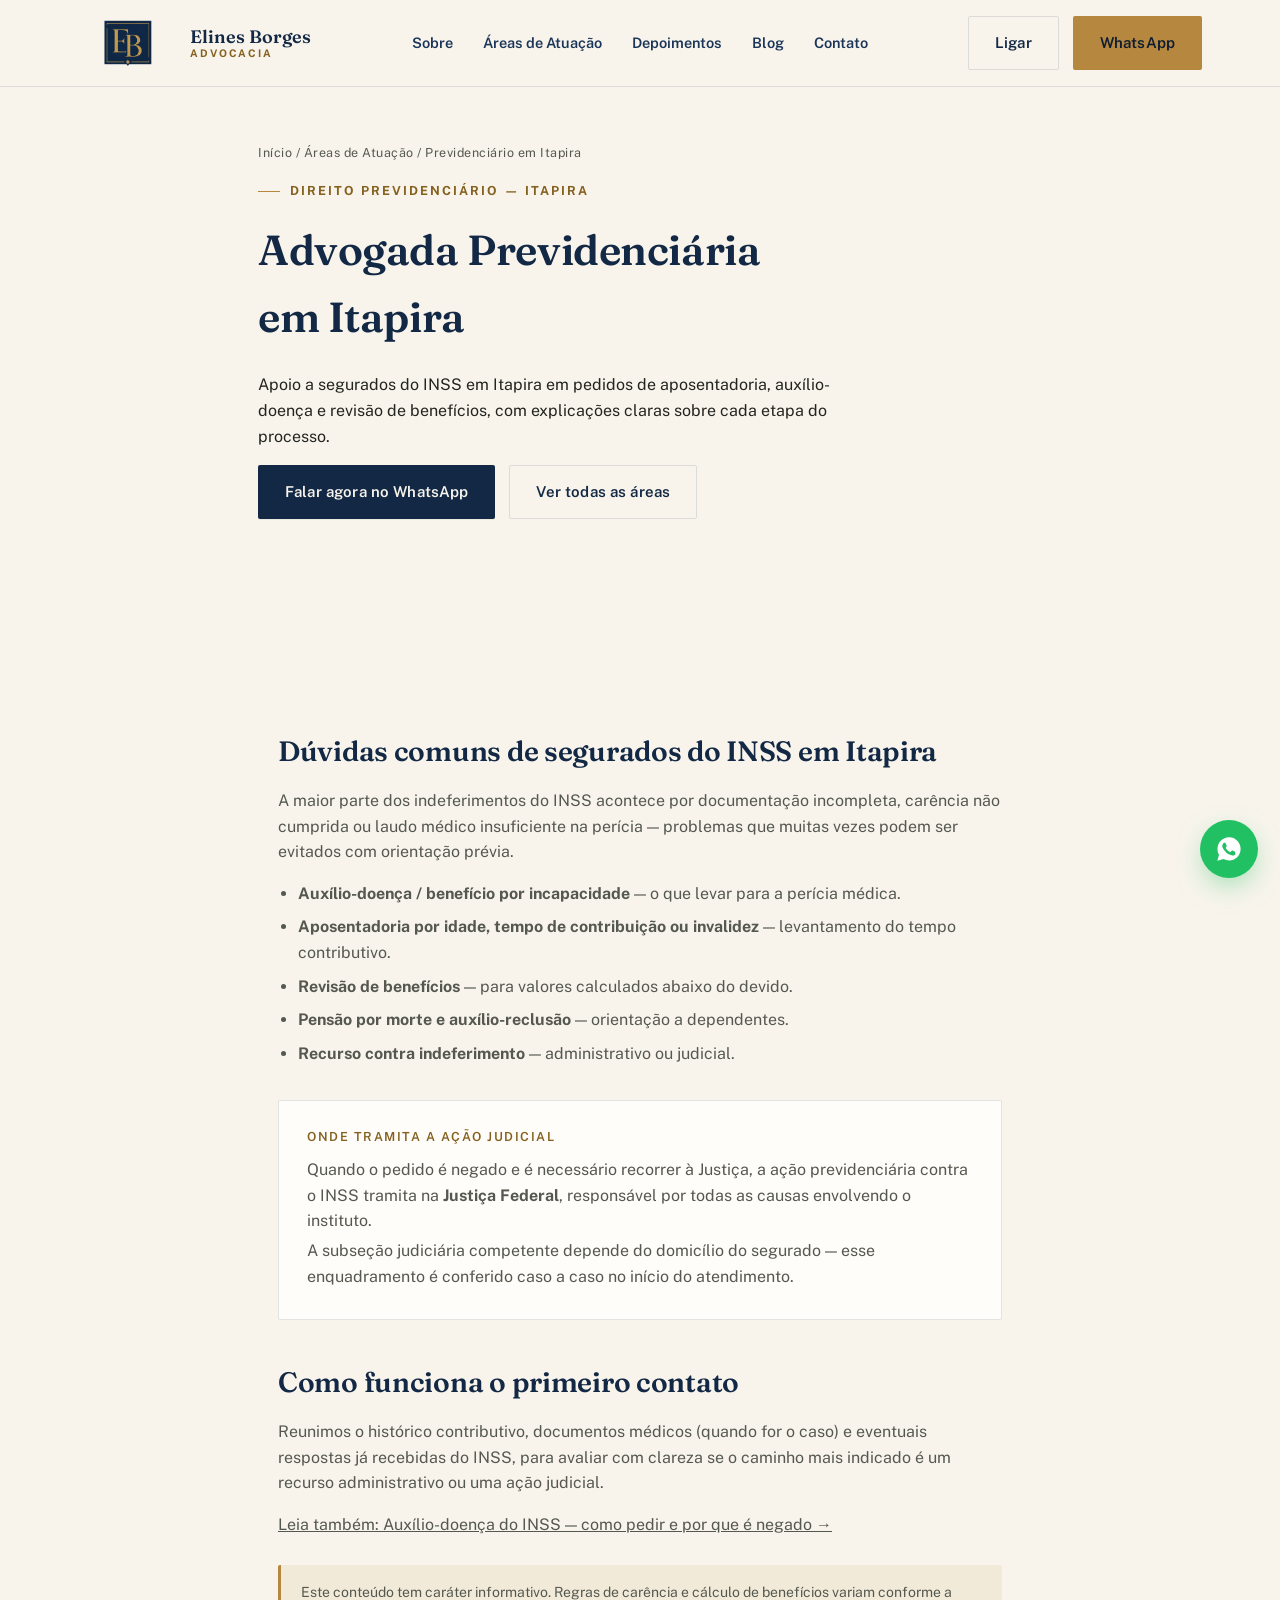
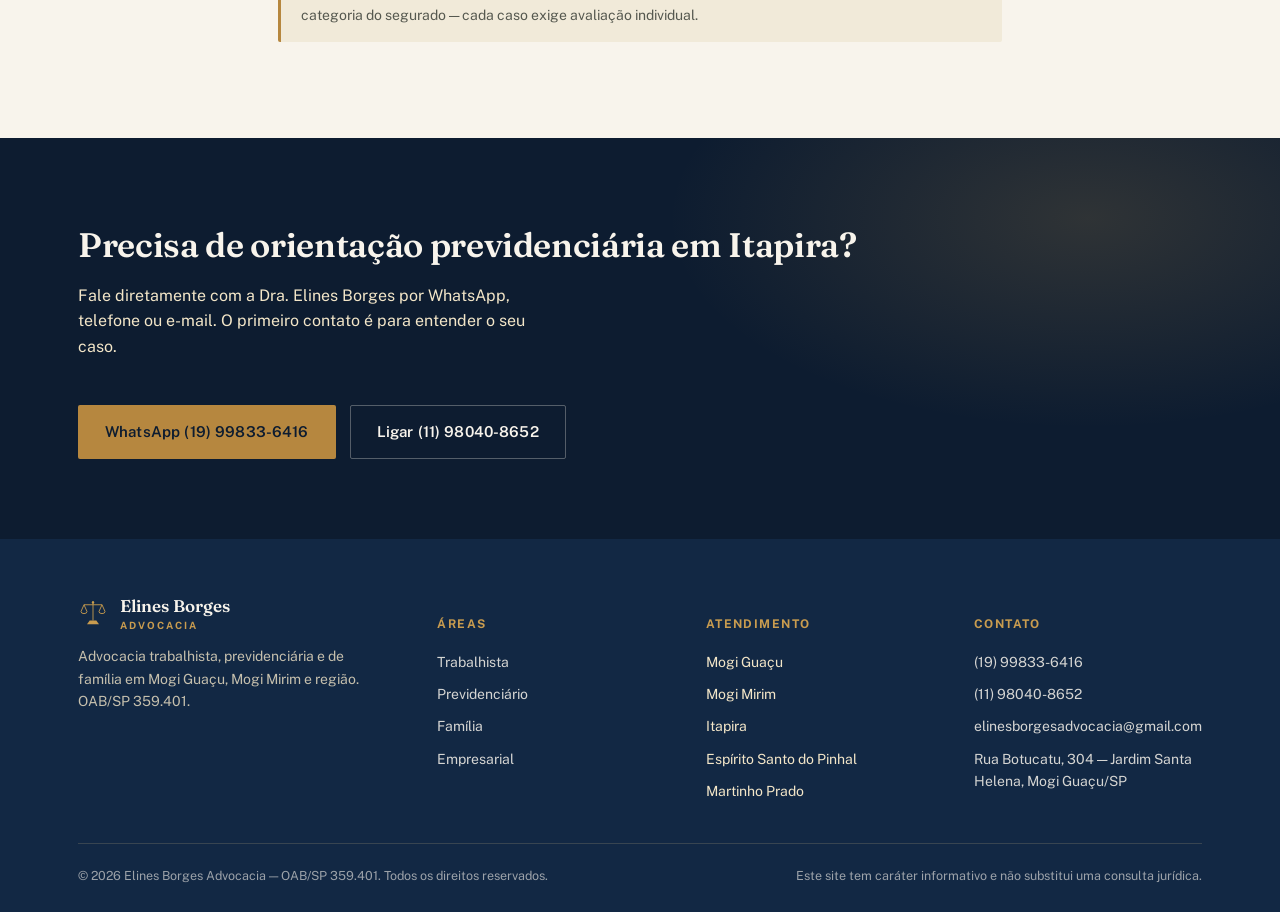
<file: advogado-previdenciario-itapira.html>
<!doctype html>
<html lang="pt-BR">
<head>
<meta charset="utf-8">
<!-- Google tag (gtag.js) -->
<script async src="https://www.googletagmanager.com/gtag/js?id=G-14Q4V2BP33"></script>
<script>
  window.dataLayer = window.dataLayer || [];
  function gtag(){dataLayer.push(arguments);}
  gtag('js', new Date());
  gtag('config', 'G-14Q4V2BP33');
</script>
<meta name="viewport" content="width=device-width, initial-scale=1">
<title>Advogada Previdenciária em Itapira | Elines Borges Advocacia</title>
<meta name="description" content="Advogada previdenciária para segurados do INSS em Itapira: aposentadoria, auxílio-doença, revisão de benefícios e recursos contra indeferimentos. Mais de 15 anos de atuação.">
<link rel="canonical" href="https://www.elinesborgesadvocacia.com.br/advogado-previdenciario-itapira.html">

<meta property="og:type" content="website">
<meta property="og:url" content="https://www.elinesborgesadvocacia.com.br/advogado-previdenciario-itapira.html">
<meta property="og:title" content="Advogada Previdenciária em Itapira | Elines Borges Advocacia">
<meta property="og:description" content="Aposentadoria, auxílio-doença, revisão de benefícios e recursos contra o INSS. Orientação a segurados de Itapira, do pedido administrativo à via judicial.">
<meta property="og:image" content="https://www.elinesborgesadvocacia.com.br/images/elines.jpg">
<meta property="og:locale" content="pt_BR">
<meta name="twitter:card" content="summary_large_image">

<link rel="icon" href="images/logo.png">
<link rel="preconnect" href="https://fonts.googleapis.com">
<link rel="preconnect" href="https://fonts.gstatic.com" crossorigin>
<link href="https://fonts.googleapis.com/css2?family=Fraunces:ital,opsz,wght@0,9..144,500;0,9..144,600;0,9..144,700;1,9..144,500&family=Public+Sans:wght@400;500;600;700;800&display=swap" rel="stylesheet">
<link rel="stylesheet" href="style.css">
<style>
  .page-hero{ padding: 56px 0 40px; }
  .page-hero .wrap{ max-width: 820px; }
  .breadcrumb{ font-family: var(--label); font-size:12.5px; letter-spacing:.04em; color: var(--ink-soft); margin-bottom:18px; }
  .breadcrumb a{ color: var(--ink-soft); text-decoration:none; }
  .breadcrumb a:hover{ color: var(--gold-700); }
  .local-box{
    background: var(--paper); border:1px solid var(--line); padding: 26px 28px;
    border-radius: var(--radius); margin: 34px 0;
  }
  .local-box h4{ font-family: var(--label); font-size:12.5px; letter-spacing:.12em; text-transform:uppercase; color: var(--gold-700); margin-bottom:10px; }
  .local-box p{ color: var(--ink-soft); font-size:15px; margin:4px 0; }
  .content-block{ max-width: 780px; }
  .content-block h2{ font-size: clamp(22px,2.8vw,28px); margin-top:40px; }
  .content-block p, .content-block li{ color: var(--ink-soft); font-size:16px; }
  .content-block ul{ padding-left:20px; }
  .content-block ul li{ margin-bottom:8px; }
  .disclaimer{
    background: var(--cream-2); border-left:3px solid var(--gold-600);
    padding: 16px 20px; font-size:14px; color: var(--ink-soft); margin-top:28px; border-radius: var(--radius);
  }
</style>

<script type="application/ld+json">
{
  "@context": "https://schema.org",
  "@type": "BreadcrumbList",
  "itemListElement": [
    {"@type": "ListItem", "position": 1, "name": "Início", "item": "https://www.elinesborgesadvocacia.com.br/"},
    {"@type": "ListItem", "position": 2, "name": "Advogada Previdenciária em Itapira", "item": "https://www.elinesborgesadvocacia.com.br/advogado-previdenciario-itapira.html"}
  ]
}
</script>
<script type="application/ld+json">
{
  "@context": "https://schema.org",
  "@type": ["Attorney", "LegalService"],
  "name": "Elines Borges Advocacia",
  "url": "https://www.elinesborgesadvocacia.com.br/advogado-previdenciario-itapira.html",
  "image": "https://www.elinesborgesadvocacia.com.br/images/elines.jpg",
  "telephone": ["+5519998336416", "+5511980408652"],
  "areaServed": {"@type": "City", "name": "Itapira"},
  "address": {
    "@type": "PostalAddress",
    "streetAddress": "Rua Botucatu, 304 - Jardim Santa Helena",
    "addressLocality": "Mogi Guaçu",
    "addressRegion": "SP",
    "postalCode": "13845-322",
    "addressCountry": "BR"
  },
  "founder": {
    "@type": "Person",
    "name": "Elines Borges",
    "jobTitle": "Advogada — OAB/SP 359.401"
  },
  "knowsAbout": ["Direito Previdenciário"]
}
</script>
<script type="application/ld+json">
{
  "@context": "https://schema.org",
  "@type": "FAQPage",
  "mainEntity": [
    {
      "@type": "Question",
      "name": "Como é feito o pedido de benefício do INSS por quem mora em Itapira?",
      "acceptedAnswer": {
        "@type": "Answer",
        "text": "A maior parte dos pedidos é feita pelo aplicativo ou site Meu INSS, ou pelo telefone 135, sem necessidade de comparecer presencialmente. A perícia médica, quando exigida, é agendada na agência do INSS mais próxima do segurado."
      }
    },
    {
      "@type": "Question",
      "name": "Se o INSS negar o benefício, o que fazer?",
      "acceptedAnswer": {
        "@type": "Answer",
        "text": "É possível apresentar recurso administrativo ao próprio INSS ou buscar a via judicial, com uma nova perícia conduzida por perito judicial independente — nesse caso, a ação tramita na Justiça Federal, que julga as causas contra o INSS."
      }
    }
  ]
}
</script>
</head>
<body>

<header class="site">
  <nav class="nav">
    <a href="index.html" class="brand">
      <img src="images/logo-emblem.png" alt="Elines Borges Advocacia" style="height:46px;width:auto;">
      <span class="brand-word">Elines Borges<small>ADVOCACIA</small></span>
    </a>
    <ul class="nav-links" id="navLinks">
      <li><a href="index.html#sobre">Sobre</a></li>
      <li><a href="index.html#areas">Áreas de Atuação</a></li>
      <li><a href="index.html#depoimentos">Depoimentos</a></li>
      <li><a href="blog.html">Blog</a></li>
      <li><a href="index.html#contato">Contato</a></li>
    </ul>
    <div class="nav-cta">
      <a href="index.html#contato" class="btn btn-ghost">Ligar</a>
      <a href="https://wa.me/5519998336416?text=Ol%C3%A1%2C%20vim%20pelo%20site%20e%20gostaria%20de%20uma%20orienta%C3%A7%C3%A3o." class="btn btn-gold" target="_blank" rel="noopener">
        WhatsApp
      </a>
      <button class="nav-toggle" id="navToggle" aria-label="Abrir menu" aria-expanded="false">
        <svg width="20" height="20" viewBox="0 0 24 24" fill="none" stroke="currentColor" stroke-width="2"><line x1="3" y1="6" x2="21" y2="6"/><line x1="3" y1="12" x2="21" y2="12"/><line x1="3" y1="18" x2="21" y2="18"/></svg>
      </button>
    </div>
  </nav>
</header>

<main>

<section class="page-hero">
  <div class="wrap">
    <p class="breadcrumb"><a href="index.html">Início</a> / <a href="index.html#areas">Áreas de Atuação</a> / Previdenciário em Itapira</p>
    <p class="eyebrow">Direito Previdenciário — Itapira</p>
    <h1 style="font-size:clamp(30px,4vw,42px); max-width:20ch;">Advogada Previdenciária em Itapira</h1>
    <p class="lede" style="max-width:60ch;">Apoio a segurados do INSS em Itapira em pedidos de aposentadoria, auxílio-doença e revisão de benefícios, com explicações claras sobre cada etapa do processo.</p>
    <div class="hero-actions">
      <a href="https://wa.me/5519998336416?text=Ol%C3%A1%2C%20sou%20de%20Itapira%20e%20gostaria%20de%20uma%20orienta%C3%A7%C3%A3o%20sobre%20o%20INSS." class="btn btn-primary" target="_blank" rel="noopener">Falar agora no WhatsApp</a>
      <a href="index.html#areas" class="btn btn-ghost">Ver todas as áreas</a>
    </div>
  </div>
</section>

<section>
  <div class="wrap content-block">
    <h2>Dúvidas comuns de segurados do INSS em Itapira</h2>
    <p>A maior parte dos indeferimentos do INSS acontece por documentação incompleta, carência não cumprida ou laudo médico insuficiente na perícia — problemas que muitas vezes podem ser evitados com orientação prévia.</p>
    <ul>
      <li><strong>Auxílio-doença / benefício por incapacidade</strong> — o que levar para a perícia médica.</li>
      <li><strong>Aposentadoria por idade, tempo de contribuição ou invalidez</strong> — levantamento do tempo contributivo.</li>
      <li><strong>Revisão de benefícios</strong> — para valores calculados abaixo do devido.</li>
      <li><strong>Pensão por morte e auxílio-reclusão</strong> — orientação a dependentes.</li>
      <li><strong>Recurso contra indeferimento</strong> — administrativo ou judicial.</li>
    </ul>

    <div class="local-box">
      <h4>Onde tramita a ação judicial</h4>
      <p>Quando o pedido é negado e é necessário recorrer à Justiça, a ação previdenciária contra o INSS tramita na <strong>Justiça Federal</strong>, responsável por todas as causas envolvendo o instituto.</p>
      <p>A subseção judiciária competente depende do domicílio do segurado — esse enquadramento é conferido caso a caso no início do atendimento.</p>
    </div>

    <h2>Como funciona o primeiro contato</h2>
    <p>Reunimos o histórico contributivo, documentos médicos (quando for o caso) e eventuais respostas já recebidas do INSS, para avaliar com clareza se o caminho mais indicado é um recurso administrativo ou uma ação judicial.</p>

    <p><a href="blog.html#auxilio-doenca-inss">Leia também: Auxílio-doença do INSS — como pedir e por que é negado →</a></p>

    <div class="disclaimer">Este conteúdo tem caráter informativo. Regras de carência e cálculo de benefícios variam conforme a categoria do segurado — cada caso exige avaliação individual.</div>
  </div>
</section>

<section class="cta-band" id="contato">
  <div class="wrap">
    <div>
      <h2>Precisa de orientação previdenciária em Itapira?</h2>
      <p>Fale diretamente com a Dra. Elines Borges por WhatsApp, telefone ou e-mail. O primeiro contato é para entender o seu caso.</p>
    </div>
    <div class="actions">
      <a href="https://wa.me/5519998336416?text=Ol%C3%A1%2C%20sou%20de%20Itapira%20e%20gostaria%20de%20uma%20orienta%C3%A7%C3%A3o%20sobre%20o%20INSS." class="btn btn-gold" target="_blank" rel="noopener">WhatsApp (19) 99833-6416</a>
      <a href="tel:+5511980408652" class="btn btn-ghost" style="border-color:rgba(248,244,236,.3); color:#f8f4ec;">Ligar (11) 98040-8652</a>
    </div>
  </div>
</section>

</main>

<footer class="site">
  <div class="wrap">
    <div class="footer-grid">
      <div>
        <div class="footer-brand">
          <svg width="30" height="30" viewBox="0 0 200 200" fill="none" stroke="#c99c4f" stroke-width="6">
            <line x1="100" y1="20" x2="100" y2="150"/>
            <line x1="40" y1="45" x2="160" y2="45"/>
            <circle cx="100" cy="30" r="8" fill="#c99c4f" stroke="none"/>
            <path d="M40 45 L20 90 a20 14 0 0 0 40 0 Z"/>
            <path d="M160 45 L140 90 a20 14 0 0 0 40 0 Z"/>
            <path d="M60 175 h80 l-18 -25 h-44 Z" fill="#c99c4f" stroke="none"/>
          </svg>
          <span class="footer-wordmark">Elines Borges<br><small>ADVOCACIA</small></span>
        </div>
        <p style="opacity:.8; max-width:32ch;">Advocacia trabalhista, previdenciária e de família em Mogi Guaçu, Mogi Mirim e região. OAB/SP 359.401.</p>
      </div>
      <div>
        <h5>Áreas</h5>
        <ul>
          <li><a href="index.html#areas">Trabalhista</a></li>
          <li><a href="index.html#areas">Previdenciário</a></li>
          <li><a href="index.html#areas">Família</a></li>
          <li><a href="index.html#areas">Empresarial</a></li>
        </ul>
      </div>
      <div>
        <h5>Atendimento</h5>
        <ul>
          <li>Mogi Guaçu</li>
          <li>Mogi Mirim</li>
          <li>Itapira</li>
          <li>Espírito Santo do Pinhal</li>
          <li>Martinho Prado</li>
        </ul>
      </div>
      <div>
        <h5>Contato</h5>
        <ul>
          <li><a href="https://wa.me/5519998336416" target="_blank" rel="noopener">(19) 99833-6416</a></li>
          <li><a href="tel:+5511980408652">(11) 98040-8652</a></li>
          <li><a href="mailto:elinesborgesadvocacia@gmail.com">elinesborgesadvocacia@gmail.com</a></li>
          <li><a href="https://www.google.com/maps/place/Elines+Borges+Advocacia/@-22.35437,-46.9528949,17z/data=!3m1!4b1!4m6!3m5!1s0x94c8579baa0eb065:0x142b992650841ba8!8m2!3d-22.35437!4d-46.9528949!16s%2Fg%2F11xdgw1fp2" target="_blank" rel="noopener">Rua Botucatu, 304 — Jardim Santa Helena, Mogi Guaçu/SP</a></li>
        </ul>
      </div>
    </div>
    <div class="footer-bottom">
      <span>© <span id="year"></span> Elines Borges Advocacia — OAB/SP 359.401. Todos os direitos reservados.</span>
      <span>Este site tem caráter informativo e não substitui uma consulta jurídica.</span>
    </div>
  </div>
</footer>

<a class="wa-float" href="https://wa.me/5519998336416?text=Ol%C3%A1%2C%20vim%20pelo%20site%20e%20gostaria%20de%20uma%20orienta%C3%A7%C3%A3o." target="_blank" rel="noopener" aria-label="Falar no WhatsApp">
  <svg viewBox="0 0 24 24" fill="#fff"><path d="M12.04 2C6.58 2 2.13 6.45 2.13 11.91c0 1.75.46 3.45 1.32 4.95L2 22l5.29-1.39a9.9 9.9 0 0 0 4.75 1.21h.01c5.46 0 9.91-4.45 9.91-9.91 0-2.65-1.03-5.14-2.9-7.01A9.86 9.86 0 0 0 12.04 2zm5.79 14.14c-.24.68-1.19 1.25-1.95 1.41-.52.11-1.2.2-3.48-.75-2.92-1.21-4.8-4.17-4.95-4.36-.14-.2-1.18-1.57-1.18-3 0-1.42.75-2.12 1.02-2.41.24-.26.55-.35.73-.35h.5c.16 0 .38-.03.58.44.24.57.8 1.97.87 2.11.07.14.11.3.02.49-.09.19-.14.3-.28.46-.14.16-.29.36-.42.48-.14.13-.28.28-.13.55.16.28.72 1.19 1.55 1.93 1.06.95 1.95 1.24 2.23 1.38.28.14.44.12.6-.07.16-.19.68-.79.87-1.06.18-.28.36-.23.6-.14.24.09 1.53.72 1.79.85.26.14.44.2.5.32.06.11.06.65-.18 1.32z"/></svg>
</a>

<script>
  document.getElementById('year').textContent = new Date().getFullYear();
  const toggle = document.getElementById('navToggle');
  const links = document.getElementById('navLinks');
  toggle.addEventListener('click', () => {
    const open = links.classList.toggle('open');
    toggle.setAttribute('aria-expanded', open);
  });
  links.querySelectorAll('a').forEach(a => a.addEventListener('click', () => {
    links.classList.remove('open');
    toggle.setAttribute('aria-expanded', false);
  }));
</script>
</body>
</html>
</file>
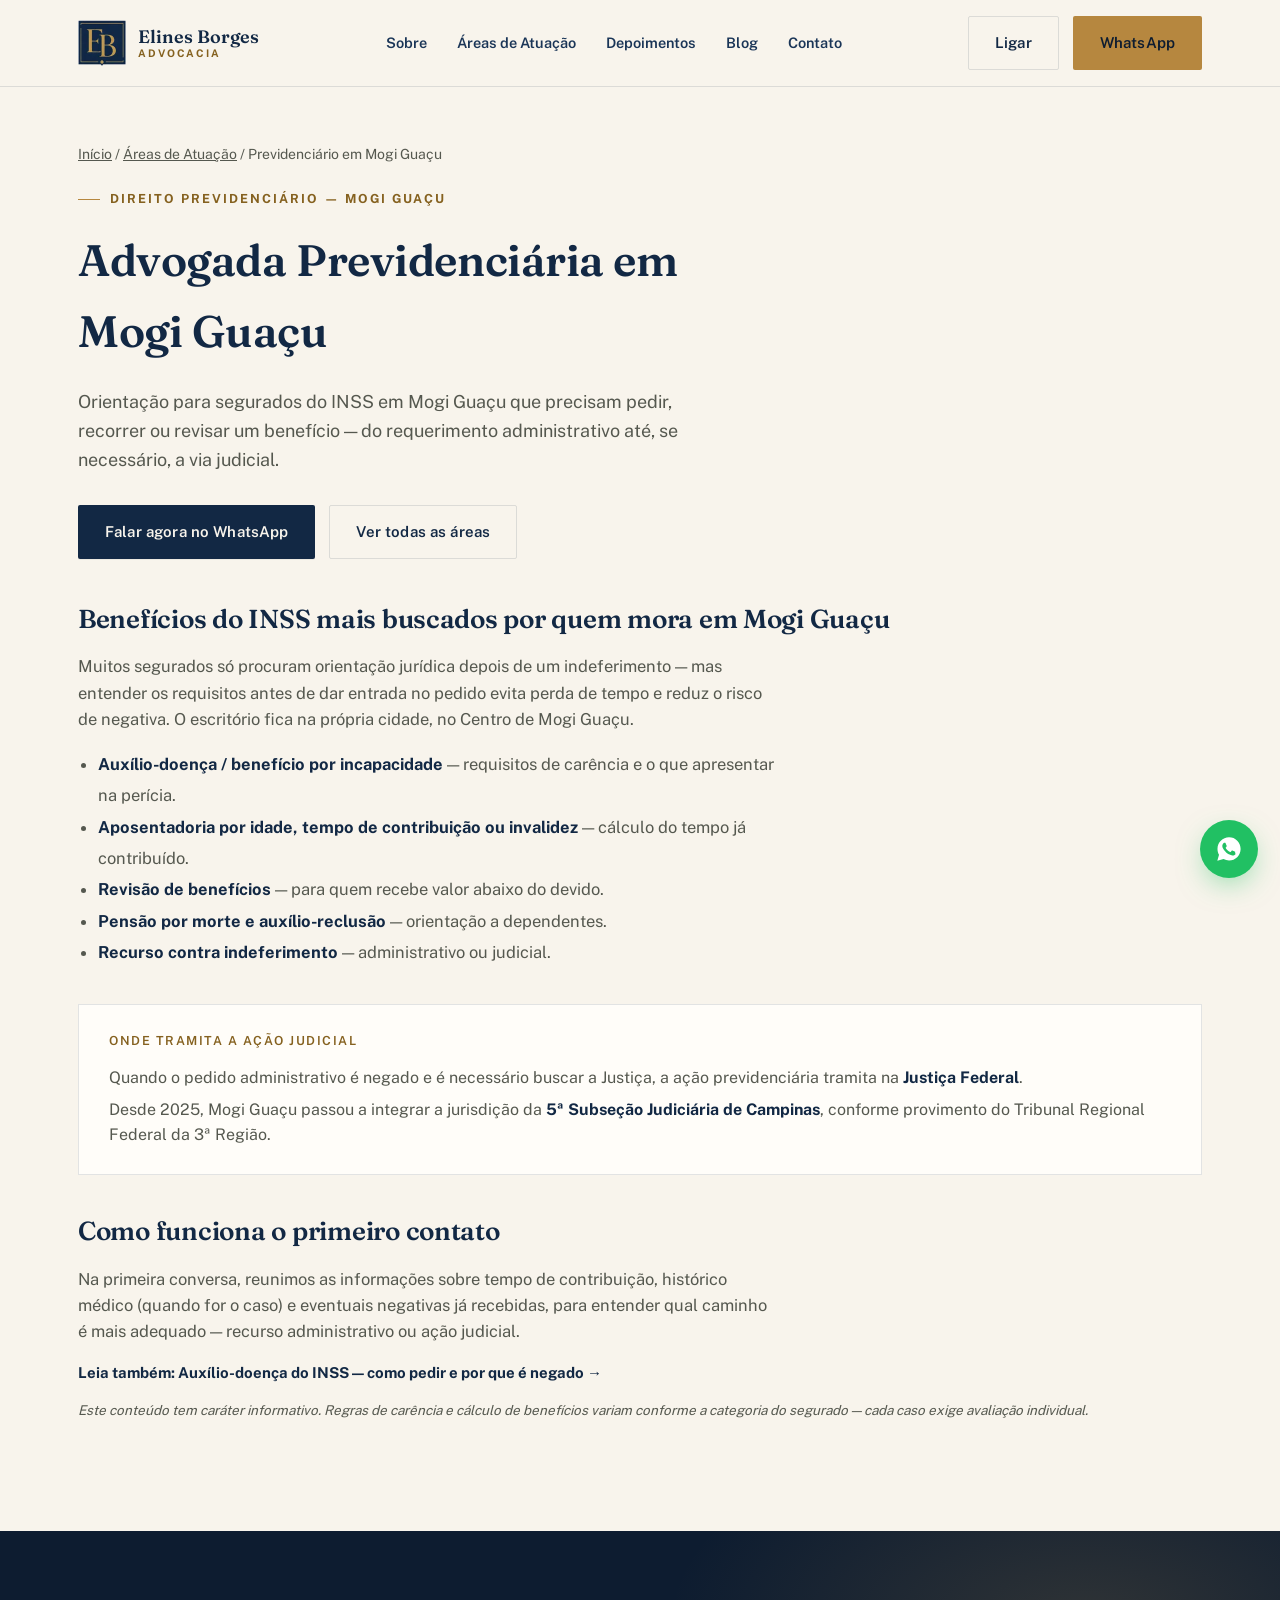
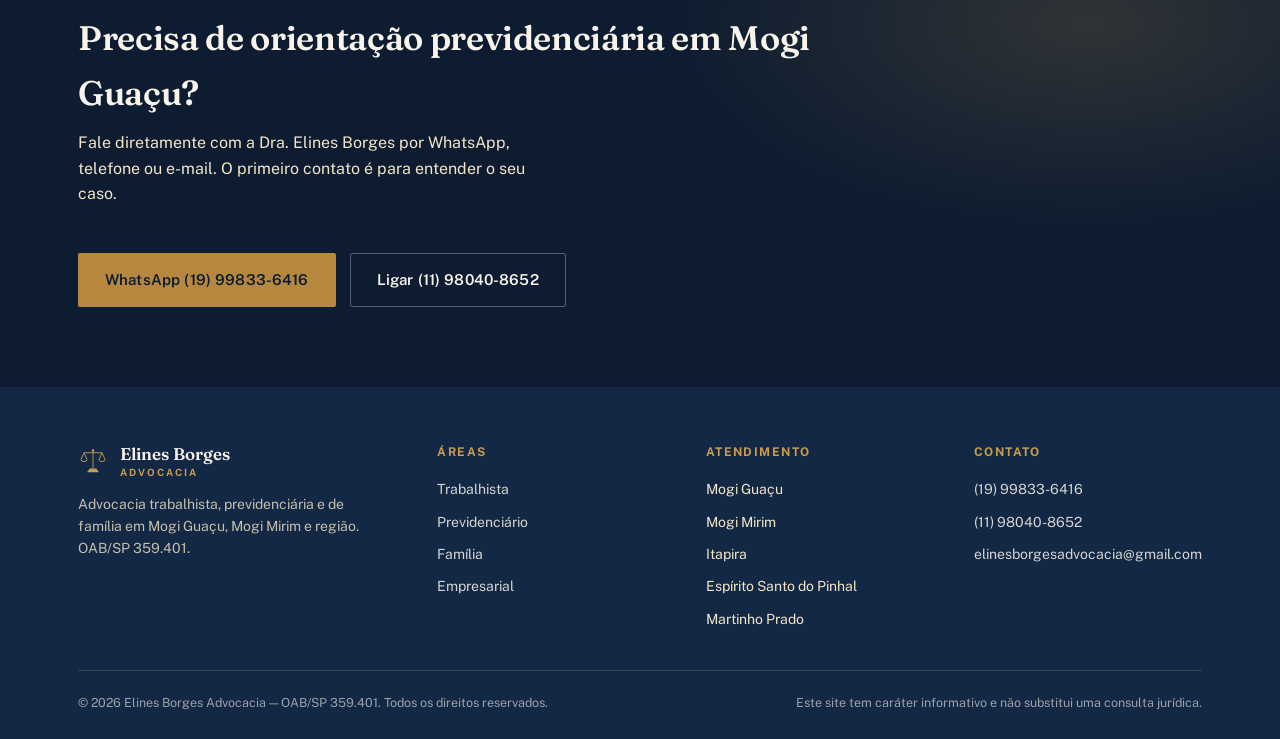
<file: advogado-previdenciario-mogi-guacu.html>
<!doctype html>
<html lang="pt-BR">
<head>
<meta charset="utf-8">
<script>
  /* GA4 carregado após a página ficar pronta, para não atrasar a abertura */
  (function(){var s=false;function l(){if(s)return;s=true;var e=document.createElement("script");e.async=true;e.src="https://www.googletagmanager.com/gtag/js?id=G-14Q4V2BP33";document.head.appendChild(e);}
  window.addEventListener("load",function(){setTimeout(l,1500);});
  ["scroll","click","touchstart","keydown"].forEach(function(t){window.addEventListener(t,l,{once:true,passive:true});});})();
</script>
<script>
  window.dataLayer = window.dataLayer || [];
  function gtag(){dataLayer.push(arguments);}
  gtag('js', new Date());
  gtag('config', 'G-14Q4V2BP33');
</script>
<meta name="viewport" content="width=device-width, initial-scale=1">
<title>Advogada Previdenciária em Mogi Guaçu | Elines Borges Advocacia</title>
<meta name="description" content="Advogada previdenciária para segurados do INSS em Mogi Guaçu: aposentadoria, auxílio-doença, revisão de benefícios e recursos contra indeferimentos. Mais de 15 anos de atuação.">
<link rel="canonical" href="https://www.elinesborgesadvocacia.com.br/advogado-previdenciario-mogi-guacu.html">

<meta property="og:type" content="website">
<meta property="og:url" content="https://www.elinesborgesadvocacia.com.br/advogado-previdenciario-mogi-guacu.html">
<meta property="og:title" content="Advogada Previdenciária em Mogi Guaçu | Elines Borges Advocacia">
<meta property="og:description" content="Aposentadoria, auxílio-doença, revisão de benefícios e recursos contra o INSS. Orientação a segurados de Mogi Guaçu, do pedido administrativo à via judicial.">
<meta property="og:image" content="https://www.elinesborgesadvocacia.com.br/images/elines.jpg">
<meta property="og:locale" content="pt_BR">
<meta name="twitter:card" content="summary_large_image">

<link rel="icon" href="images/logo.png">
<link rel="preload" href="images/public-sans-latin-wght-normal.woff2" as="font" type="font/woff2" crossorigin>
<link rel="preload" href="images/fraunces-latin-600-normal.woff2" as="font" type="font/woff2" crossorigin>
<link rel="stylesheet" href="style.css">

<script type="application/ld+json">
{
  "@context": "https://schema.org",
  "@type": "LegalService",
  "name": "Elines Borges Advocacia — Advogada Previdenciária em Mogi Guaçu",
  "url": "https://www.elinesborgesadvocacia.com.br/advogado-previdenciario-mogi-guacu.html",
  "image": "https://www.elinesborgesadvocacia.com.br/images/elines.jpg",
  "telephone": "+5519998336416",
  "areaServed": {"@type": "City", "name": "Mogi Guaçu"},
  "address": {
    "@type": "PostalAddress",
    "streetAddress": "Praça Rui Barbosa, 5, 2º andar, sala 1 - Centro",
    "addressLocality": "Mogi Guaçu",
    "addressRegion": "SP",
    "postalCode": "13840-029",
    "addressCountry": "BR"
  }
}
</script>
</head>
<body>

<header class="site">
  <nav class="nav">
    <a href="index.html" class="brand">
      <img src="images/logo-emblem.webp" alt="Elines Borges Advocacia" width="48" height="46" style="height:46px;width:auto;">
      <span class="brand-word">Elines Borges<small>ADVOCACIA</small></span>
    </a>
    <ul class="nav-links" id="navLinks">
      <li><a href="index.html#sobre">Sobre</a></li>
      <li><a href="index.html#areas">Áreas de Atuação</a></li>
      <li><a href="index.html#depoimentos">Depoimentos</a></li>
      <li><a href="blog.html">Blog</a></li>
      <li><a href="index.html#contato">Contato</a></li>
    </ul>
    <div class="nav-cta">
      <a href="index.html#contato" class="btn btn-ghost">Ligar</a>
      <a href="https://wa.me/5519998336416?text=Ol%C3%A1%2C%20sou%20de%20Mogi%20Gua%C3%A7u%20e%20gostaria%20de%20uma%20orienta%C3%A7%C3%A3o%20sobre%20o%20INSS." class="btn btn-gold" target="_blank" rel="noopener">
        WhatsApp
      </a>
      <button class="nav-toggle" id="navToggle" aria-label="Abrir menu" aria-expanded="false">
        <svg width="20" height="20" viewBox="0 0 24 24" fill="none" stroke="currentColor" stroke-width="2"><line x1="3" y1="6" x2="21" y2="6"/><line x1="3" y1="12" x2="21" y2="12"/><line x1="3" y1="18" x2="21" y2="18"/></svg>
      </button>
    </div>
  </nav>
</header>

<main>
<section style="padding:56px 0 20px;">
  <div class="wrap">
    <p style="font-size:14px; color:var(--ink-soft); margin-bottom:24px;">
      <a href="index.html" style="color:inherit;">Início</a> / <a href="index.html#areas" style="color:inherit;">Áreas de Atuação</a> / Previdenciário em Mogi Guaçu
    </p>
    <p class="eyebrow">Direito Previdenciário — Mogi Guaçu</p>
    <h1 style="font-size:clamp(30px,4.5vw,44px); max-width:20ch;">Advogada Previdenciária em Mogi Guaçu</h1>
    <p style="font-size:18px; color:var(--ink-soft); max-width:60ch; margin-bottom:30px;">Orientação para segurados do INSS em Mogi Guaçu que precisam pedir, recorrer ou revisar um benefício — do requerimento administrativo até, se necessário, a via judicial.</p>
    <div style="display:flex; gap:14px; flex-wrap:wrap; margin-bottom:20px;">
      <a href="https://wa.me/5519998336416?text=Ol%C3%A1%2C%20sou%20de%20Mogi%20Gua%C3%A7u%20e%20gostaria%20de%20uma%20orienta%C3%A7%C3%A3o%20sobre%20o%20INSS." class="btn btn-primary" target="_blank" rel="noopener">Falar agora no WhatsApp</a>
      <a href="index.html#areas" class="btn btn-ghost">Ver todas as áreas</a>
    </div>
  </div>
</section>

<section style="padding-top:0;">
  <div class="wrap">
    <h2 style="font-size:26px;">Benefícios do INSS mais buscados por quem mora em Mogi Guaçu</h2>
    <p style="color:var(--ink-soft); font-size:16.5px; max-width:70ch;">Muitos segurados só procuram orientação jurídica depois de um indeferimento — mas entender os requisitos antes de dar entrada no pedido evita perda de tempo e reduz o risco de negativa. O escritório fica na própria cidade, no Centro de Mogi Guaçu.</p>
    <ul style="color:var(--ink-soft); font-size:16.5px; max-width:70ch; padding-left:20px; line-height:1.9;">
      <li><strong style="color:var(--navy-900);">Auxílio-doença / benefício por incapacidade</strong> — requisitos de carência e o que apresentar na perícia.</li>
      <li><strong style="color:var(--navy-900);">Aposentadoria por idade, tempo de contribuição ou invalidez</strong> — cálculo do tempo já contribuído.</li>
      <li><strong style="color:var(--navy-900);">Revisão de benefícios</strong> — para quem recebe valor abaixo do devido.</li>
      <li><strong style="color:var(--navy-900);">Pensão por morte e auxílio-reclusão</strong> — orientação a dependentes.</li>
      <li><strong style="color:var(--navy-900);">Recurso contra indeferimento</strong> — administrativo ou judicial.</li>
    </ul>

    <div style="background:var(--paper); border:1px solid var(--line); padding:26px 30px; margin:36px 0;">
      <h3 style="font-family:var(--label); font-size:12.5px; letter-spacing:.12em; text-transform:uppercase; color:var(--gold-700); margin-bottom:14px;">Onde tramita a ação judicial</h3>
      <p style="color:var(--ink-soft); margin-bottom:6px;">Quando o pedido administrativo é negado e é necessário buscar a Justiça, a ação previdenciária tramita na <strong style="color:var(--navy-900);">Justiça Federal</strong>.</p>
      <p style="color:var(--ink-soft); margin:0;">Desde 2025, Mogi Guaçu passou a integrar a jurisdição da <strong style="color:var(--navy-900);">5ª Subseção Judiciária de Campinas</strong>, conforme provimento do Tribunal Regional Federal da 3ª Região.</p>
    </div>

    <h2 style="font-size:26px;">Como funciona o primeiro contato</h2>
    <p style="color:var(--ink-soft); font-size:16.5px; max-width:70ch;">Na primeira conversa, reunimos as informações sobre tempo de contribuição, histórico médico (quando for o caso) e eventuais negativas já recebidas, para entender qual caminho é mais adequado — recurso administrativo ou ação judicial.</p>
    <p style="font-size:15px;"><a href="blog.html#auxilio-doenca-inss" style="color:var(--navy-900); font-weight:700; text-decoration:none;">Leia também: Auxílio-doença do INSS — como pedir e por que é negado →</a></p>
    <p style="font-size:13.5px; color:var(--ink-soft); font-style:italic;">Este conteúdo tem caráter informativo. Regras de carência e cálculo de benefícios variam conforme a categoria do segurado — cada caso exige avaliação individual.</p>
  </div>
</section>

<section class="cta-band">
  <div class="wrap">
    <div>
      <h2>Precisa de orientação previdenciária em Mogi Guaçu?</h2>
      <p>Fale diretamente com a Dra. Elines Borges por WhatsApp, telefone ou e-mail. O primeiro contato é para entender o seu caso.</p>
    </div>
    <div class="actions">
      <a href="https://wa.me/5519998336416?text=Ol%C3%A1%2C%20sou%20de%20Mogi%20Gua%C3%A7u%20e%20gostaria%20de%20uma%20orienta%C3%A7%C3%A3o%20sobre%20o%20INSS." class="btn btn-gold" target="_blank" rel="noopener">WhatsApp (19) 99833-6416</a>
      <a href="tel:+5511980408652" class="btn btn-ghost" style="border-color:rgba(248,244,236,.3); color:#f8f4ec;">Ligar (11) 98040-8652</a>
    </div>
  </div>
</section>
</main>

<footer class="site">
  <div class="wrap">
    <div class="footer-grid">
      <div>
        <div class="footer-brand">
          <svg width="30" height="30" viewBox="0 0 200 200" fill="none" stroke="#c99c4f" stroke-width="6">
            <line x1="100" y1="20" x2="100" y2="150"/><line x1="40" y1="45" x2="160" y2="45"/>
            <circle cx="100" cy="30" r="8" fill="#c99c4f" stroke="none"/>
            <path d="M40 45 L20 90 a20 14 0 0 0 40 0 Z"/><path d="M160 45 L140 90 a20 14 0 0 0 40 0 Z"/>
            <path d="M60 175 h80 l-18 -25 h-44 Z" fill="#c99c4f" stroke="none"/>
          </svg>
          <span class="footer-wordmark">Elines Borges<br><small>ADVOCACIA</small></span>
        </div>
        <p style="opacity:.8; max-width:32ch;">Advocacia trabalhista, previdenciária e de família em Mogi Guaçu, Mogi Mirim e região. OAB/SP 359.401.</p>
      </div>
      <div>
        <h3>Áreas</h3>
        <ul>
          <li><a href="index.html#areas">Trabalhista</a></li>
          <li><a href="index.html#areas">Previdenciário</a></li>
          <li><a href="index.html#areas">Família</a></li>
          <li><a href="index.html#areas">Empresarial</a></li>
        </ul>
      </div>
      <div>
        <h3>Atendimento</h3>
        <ul>
          <li>Mogi Guaçu</li><li>Mogi Mirim</li><li>Itapira</li><li>Espírito Santo do Pinhal</li><li>Martinho Prado</li>
        </ul>
      </div>
      <div>
        <h3>Contato</h3>
        <ul>
          <li><a href="https://wa.me/5519998336416" target="_blank" rel="noopener">(19) 99833-6416</a></li>
          <li><a href="tel:+5511980408652">(11) 98040-8652</a></li>
          <li><a href="mailto:elinesborgesadvocacia@gmail.com">elinesborgesadvocacia@gmail.com</a></li>
        </ul>
      </div>
    </div>
    <div class="footer-bottom">
      <span>© <span id="year"></span> Elines Borges Advocacia — OAB/SP 359.401. Todos os direitos reservados.</span>
      <span>Este site tem caráter informativo e não substitui uma consulta jurídica.</span>
    </div>
  </div>
</footer>

<a class="wa-float" href="https://wa.me/5519998336416?text=Ol%C3%A1%2C%20sou%20de%20Mogi%20Gua%C3%A7u%20e%20gostaria%20de%20uma%20orienta%C3%A7%C3%A3o%20sobre%20o%20INSS." target="_blank" rel="noopener" aria-label="Falar no WhatsApp">
  <svg viewBox="0 0 24 24" fill="#fff"><path d="M12.04 2C6.58 2 2.13 6.45 2.13 11.91c0 1.75.46 3.45 1.32 4.95L2 22l5.29-1.39a9.9 9.9 0 0 0 4.75 1.21h.01c5.46 0 9.91-4.45 9.91-9.91 0-2.65-1.03-5.14-2.9-7.01A9.86 9.86 0 0 0 12.04 2zm5.79 14.14c-.24.68-1.19 1.25-1.95 1.41-.52.11-1.2.2-3.48-.75-2.92-1.21-4.8-4.17-4.95-4.36-.14-.2-1.18-1.57-1.18-3 0-1.42.75-2.12 1.02-2.41.24-.26.55-.35.73-.35h.5c.16 0 .38-.03.58.44.24.57.8 1.97.87 2.11.07.14.11.3.02.49-.09.19-.14.3-.28.46-.14.16-.29.36-.42.48-.14.13-.28.28-.13.55.16.28.72 1.19 1.55 1.93 1.06.95 1.95 1.24 2.23 1.38.28.14.44.12.6-.07.16-.19.68-.79.87-1.06.18-.28.36-.23.6-.14.24.09 1.53.72 1.79.85.26.14.44.2.5.32.06.11.06.65-.18 1.32z"/></svg>
</a>

<script>
  document.getElementById('year').textContent = new Date().getFullYear();
  const toggle = document.getElementById('navToggle');
  const links = document.getElementById('navLinks');
  toggle.addEventListener('click', () => {
    const open = links.classList.toggle('open');
    toggle.setAttribute('aria-expanded', open);
  });
</script>
</body>
</html>
</file>
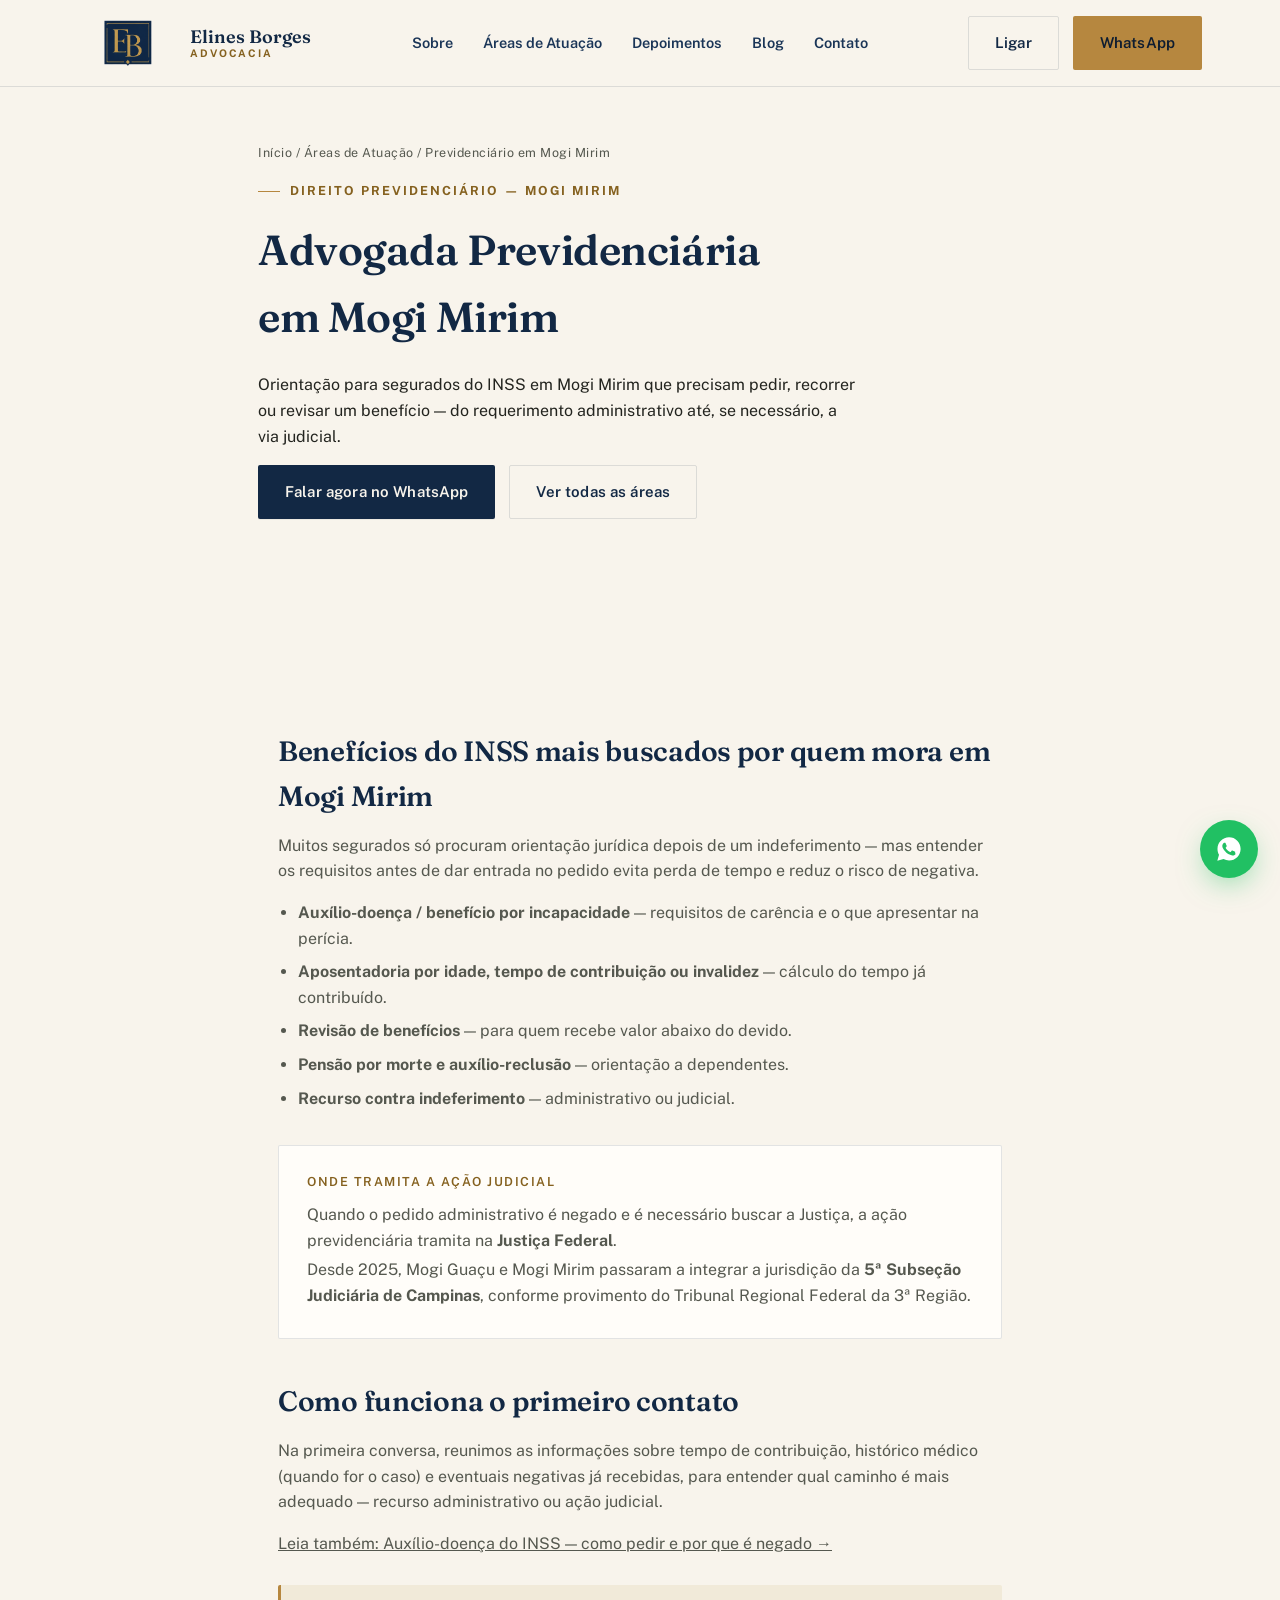
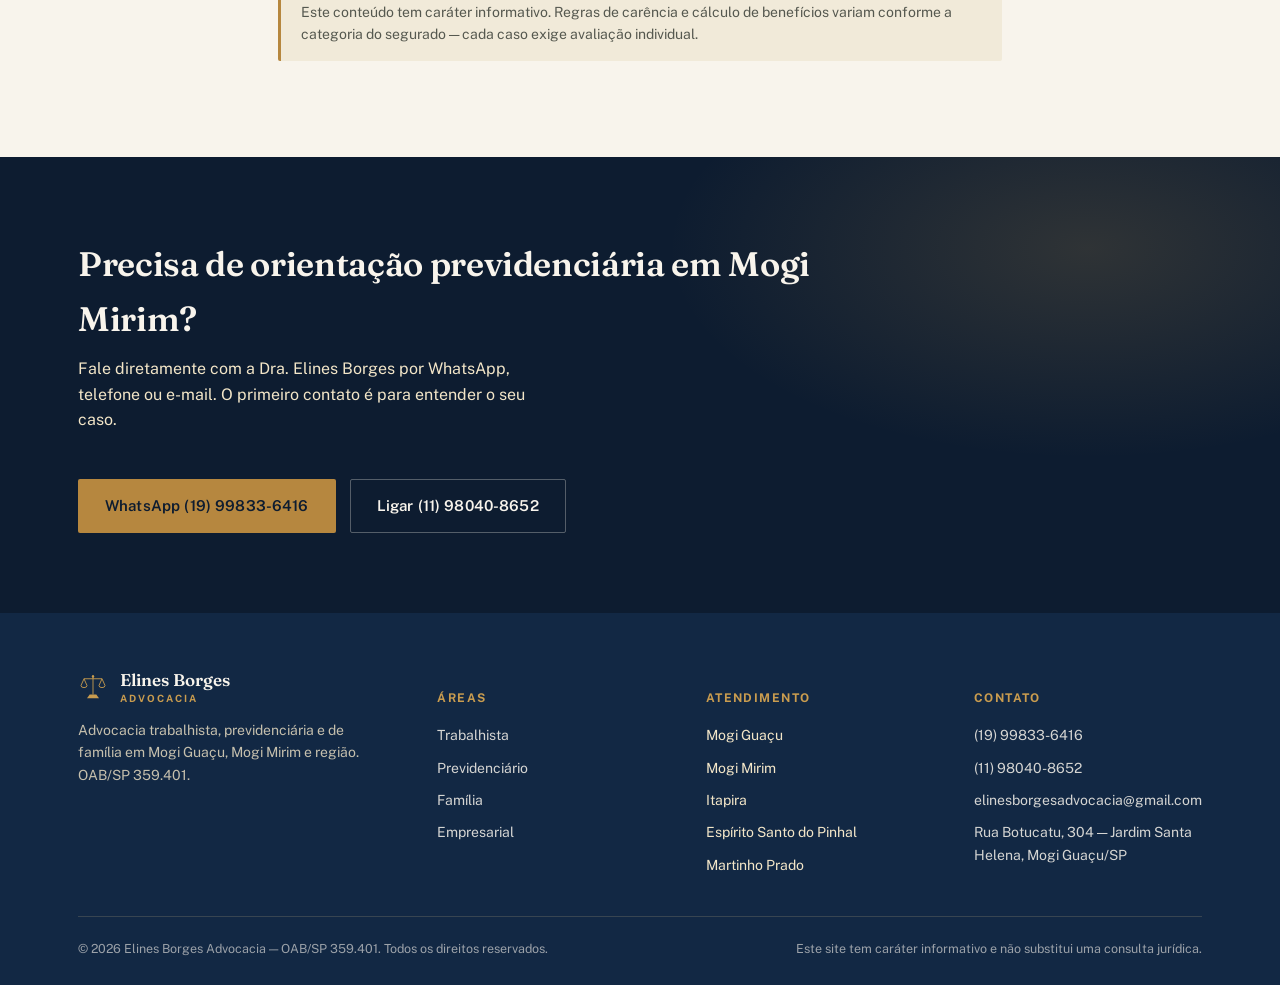
<file: advogado-previdenciario-mogi-mirim.html>
<!doctype html>
<html lang="pt-BR">
<head>
<meta charset="utf-8">
<!-- Google tag (gtag.js) -->
<script async src="https://www.googletagmanager.com/gtag/js?id=G-14Q4V2BP33"></script>
<script>
  window.dataLayer = window.dataLayer || [];
  function gtag(){dataLayer.push(arguments);}
  gtag('js', new Date());
  gtag('config', 'G-14Q4V2BP33');
</script>
<meta name="viewport" content="width=device-width, initial-scale=1">
<title>Advogada Previdenciária em Mogi Mirim | Elines Borges Advocacia</title>
<meta name="description" content="Advogada previdenciária para segurados do INSS em Mogi Mirim: aposentadoria, auxílio-doença, revisão de benefícios e recursos contra indeferimentos. Mais de 15 anos de atuação.">
<link rel="canonical" href="https://www.elinesborgesadvocacia.com.br/advogado-previdenciario-mogi-mirim.html">

<meta property="og:type" content="website">
<meta property="og:url" content="https://www.elinesborgesadvocacia.com.br/advogado-previdenciario-mogi-mirim.html">
<meta property="og:title" content="Advogada Previdenciária em Mogi Mirim | Elines Borges Advocacia">
<meta property="og:description" content="Aposentadoria, auxílio-doença, revisão de benefícios e recursos contra o INSS. Orientação a segurados de Mogi Mirim, do pedido administrativo à via judicial.">
<meta property="og:image" content="https://www.elinesborgesadvocacia.com.br/images/elines.jpg">
<meta property="og:locale" content="pt_BR">
<meta name="twitter:card" content="summary_large_image">

<link rel="icon" href="images/logo.png">
<link rel="preconnect" href="https://fonts.googleapis.com">
<link rel="preconnect" href="https://fonts.gstatic.com" crossorigin>
<link href="https://fonts.googleapis.com/css2?family=Fraunces:ital,opsz,wght@0,9..144,500;0,9..144,600;0,9..144,700;1,9..144,500&family=Public+Sans:wght@400;500;600;700;800&display=swap" rel="stylesheet">
<link rel="stylesheet" href="style.css">
<style>
  .page-hero{ padding: 56px 0 40px; }
  .page-hero .wrap{ max-width: 820px; }
  .breadcrumb{ font-family: var(--label); font-size:12.5px; letter-spacing:.04em; color: var(--ink-soft); margin-bottom:18px; }
  .breadcrumb a{ color: var(--ink-soft); text-decoration:none; }
  .breadcrumb a:hover{ color: var(--gold-700); }
  .local-box{
    background: var(--paper); border:1px solid var(--line); padding: 26px 28px;
    border-radius: var(--radius); margin: 34px 0;
  }
  .local-box h4{ font-family: var(--label); font-size:12.5px; letter-spacing:.12em; text-transform:uppercase; color: var(--gold-700); margin-bottom:10px; }
  .local-box p{ color: var(--ink-soft); font-size:15px; margin:4px 0; }
  .content-block{ max-width: 780px; }
  .content-block h2{ font-size: clamp(22px,2.8vw,28px); margin-top:40px; }
  .content-block p, .content-block li{ color: var(--ink-soft); font-size:16px; }
  .content-block ul{ padding-left:20px; }
  .content-block ul li{ margin-bottom:8px; }
  .disclaimer{
    background: var(--cream-2); border-left:3px solid var(--gold-600);
    padding: 16px 20px; font-size:14px; color: var(--ink-soft); margin-top:28px; border-radius: var(--radius);
  }
</style>

<script type="application/ld+json">
{
  "@context": "https://schema.org",
  "@type": "BreadcrumbList",
  "itemListElement": [
    {"@type": "ListItem", "position": 1, "name": "Início", "item": "https://www.elinesborgesadvocacia.com.br/"},
    {"@type": "ListItem", "position": 2, "name": "Advogada Previdenciária em Mogi Mirim", "item": "https://www.elinesborgesadvocacia.com.br/advogado-previdenciario-mogi-mirim.html"}
  ]
}
</script>
<script type="application/ld+json">
{
  "@context": "https://schema.org",
  "@type": ["Attorney", "LegalService"],
  "name": "Elines Borges Advocacia",
  "url": "https://www.elinesborgesadvocacia.com.br/advogado-previdenciario-mogi-mirim.html",
  "image": "https://www.elinesborgesadvocacia.com.br/images/elines.jpg",
  "telephone": ["+5519998336416", "+5511980408652"],
  "areaServed": {"@type": "City", "name": "Mogi Mirim"},
  "address": {
    "@type": "PostalAddress",
    "streetAddress": "Rua Botucatu, 304 - Jardim Santa Helena",
    "addressLocality": "Mogi Guaçu",
    "addressRegion": "SP",
    "postalCode": "13845-322",
    "addressCountry": "BR"
  },
  "founder": {
    "@type": "Person",
    "name": "Elines Borges",
    "jobTitle": "Advogada — OAB/SP 359.401"
  },
  "knowsAbout": ["Direito Previdenciário"]
}
</script>
<script type="application/ld+json">
{
  "@context": "https://schema.org",
  "@type": "FAQPage",
  "mainEntity": [
    {
      "@type": "Question",
      "name": "O pedido de benefício do INSS precisa ser feito presencialmente?",
      "acceptedAnswer": {
        "@type": "Answer",
        "text": "Não. A maioria dos pedidos é feita pelo aplicativo ou site Meu INSS, ou pelo telefone 135. A perícia médica, quando exigida, costuma ser presencial na agência do INSS mais próxima do segurado."
      }
    },
    {
      "@type": "Question",
      "name": "Se o INSS negar o benefício, como funciona o processo judicial para quem mora em Mogi Mirim?",
      "acceptedAnswer": {
        "@type": "Answer",
        "text": "Ações previdenciárias contra o INSS tramitam na Justiça Federal. Desde 2025, por provimento do TRF da 3ª Região, Mogi Guaçu e Mogi Mirim passaram a integrar a jurisdição da 5ª Subseção Judiciária de Campinas."
      }
    }
  ]
}
</script>
</head>
<body>

<header class="site">
  <nav class="nav">
    <a href="index.html" class="brand">
      <img src="images/logo-emblem.png" alt="Elines Borges Advocacia" style="height:46px;width:auto;">
      <span class="brand-word">Elines Borges<small>ADVOCACIA</small></span>
    </a>
    <ul class="nav-links" id="navLinks">
      <li><a href="index.html#sobre">Sobre</a></li>
      <li><a href="index.html#areas">Áreas de Atuação</a></li>
      <li><a href="index.html#depoimentos">Depoimentos</a></li>
      <li><a href="blog.html">Blog</a></li>
      <li><a href="index.html#contato">Contato</a></li>
    </ul>
    <div class="nav-cta">
      <a href="index.html#contato" class="btn btn-ghost">Ligar</a>
      <a href="https://wa.me/5519998336416?text=Ol%C3%A1%2C%20vim%20pelo%20site%20e%20gostaria%20de%20uma%20orienta%C3%A7%C3%A3o." class="btn btn-gold" target="_blank" rel="noopener">
        WhatsApp
      </a>
      <button class="nav-toggle" id="navToggle" aria-label="Abrir menu" aria-expanded="false">
        <svg width="20" height="20" viewBox="0 0 24 24" fill="none" stroke="currentColor" stroke-width="2"><line x1="3" y1="6" x2="21" y2="6"/><line x1="3" y1="12" x2="21" y2="12"/><line x1="3" y1="18" x2="21" y2="18"/></svg>
      </button>
    </div>
  </nav>
</header>

<main>

<section class="page-hero">
  <div class="wrap">
    <p class="breadcrumb"><a href="index.html">Início</a> / <a href="index.html#areas">Áreas de Atuação</a> / Previdenciário em Mogi Mirim</p>
    <p class="eyebrow">Direito Previdenciário — Mogi Mirim</p>
    <h1 style="font-size:clamp(30px,4vw,42px); max-width:20ch;">Advogada Previdenciária em Mogi Mirim</h1>
    <p class="lede" style="max-width:60ch;">Orientação para segurados do INSS em Mogi Mirim que precisam pedir, recorrer ou revisar um benefício — do requerimento administrativo até, se necessário, a via judicial.</p>
    <div class="hero-actions">
      <a href="https://wa.me/5519998336416?text=Ol%C3%A1%2C%20sou%20de%20Mogi%20Mirim%20e%20gostaria%20de%20uma%20orienta%C3%A7%C3%A3o%20sobre%20o%20INSS." class="btn btn-primary" target="_blank" rel="noopener">Falar agora no WhatsApp</a>
      <a href="index.html#areas" class="btn btn-ghost">Ver todas as áreas</a>
    </div>
  </div>
</section>

<section>
  <div class="wrap content-block">
    <h2>Benefícios do INSS mais buscados por quem mora em Mogi Mirim</h2>
    <p>Muitos segurados só procuram orientação jurídica depois de um indeferimento — mas entender os requisitos antes de dar entrada no pedido evita perda de tempo e reduz o risco de negativa.</p>
    <ul>
      <li><strong>Auxílio-doença / benefício por incapacidade</strong> — requisitos de carência e o que apresentar na perícia.</li>
      <li><strong>Aposentadoria por idade, tempo de contribuição ou invalidez</strong> — cálculo do tempo já contribuído.</li>
      <li><strong>Revisão de benefícios</strong> — para quem recebe valor abaixo do devido.</li>
      <li><strong>Pensão por morte e auxílio-reclusão</strong> — orientação a dependentes.</li>
      <li><strong>Recurso contra indeferimento</strong> — administrativo ou judicial.</li>
    </ul>

    <div class="local-box">
      <h4>Onde tramita a ação judicial</h4>
      <p>Quando o pedido administrativo é negado e é necessário buscar a Justiça, a ação previdenciária tramita na <strong>Justiça Federal</strong>.</p>
      <p>Desde 2025, Mogi Guaçu e Mogi Mirim passaram a integrar a jurisdição da <strong>5ª Subseção Judiciária de Campinas</strong>, conforme provimento do Tribunal Regional Federal da 3ª Região.</p>
    </div>

    <h2>Como funciona o primeiro contato</h2>
    <p>Na primeira conversa, reunimos as informações sobre tempo de contribuição, histórico médico (quando for o caso) e eventuais negativas já recebidas, para entender qual caminho é mais adequado — recurso administrativo ou ação judicial.</p>

    <p><a href="blog.html#auxilio-doenca-inss">Leia também: Auxílio-doença do INSS — como pedir e por que é negado →</a></p>

    <div class="disclaimer">Este conteúdo tem caráter informativo. Regras de carência e cálculo de benefícios variam conforme a categoria do segurado — cada caso exige avaliação individual.</div>
  </div>
</section>

<section class="cta-band" id="contato">
  <div class="wrap">
    <div>
      <h2>Precisa de orientação previdenciária em Mogi Mirim?</h2>
      <p>Fale diretamente com a Dra. Elines Borges por WhatsApp, telefone ou e-mail. O primeiro contato é para entender o seu caso.</p>
    </div>
    <div class="actions">
      <a href="https://wa.me/5519998336416?text=Ol%C3%A1%2C%20sou%20de%20Mogi%20Mirim%20e%20gostaria%20de%20uma%20orienta%C3%A7%C3%A3o%20sobre%20o%20INSS." class="btn btn-gold" target="_blank" rel="noopener">WhatsApp (19) 99833-6416</a>
      <a href="tel:+5511980408652" class="btn btn-ghost" style="border-color:rgba(248,244,236,.3); color:#f8f4ec;">Ligar (11) 98040-8652</a>
    </div>
  </div>
</section>

</main>

<footer class="site">
  <div class="wrap">
    <div class="footer-grid">
      <div>
        <div class="footer-brand">
          <svg width="30" height="30" viewBox="0 0 200 200" fill="none" stroke="#c99c4f" stroke-width="6">
            <line x1="100" y1="20" x2="100" y2="150"/>
            <line x1="40" y1="45" x2="160" y2="45"/>
            <circle cx="100" cy="30" r="8" fill="#c99c4f" stroke="none"/>
            <path d="M40 45 L20 90 a20 14 0 0 0 40 0 Z"/>
            <path d="M160 45 L140 90 a20 14 0 0 0 40 0 Z"/>
            <path d="M60 175 h80 l-18 -25 h-44 Z" fill="#c99c4f" stroke="none"/>
          </svg>
          <span class="footer-wordmark">Elines Borges<br><small>ADVOCACIA</small></span>
        </div>
        <p style="opacity:.8; max-width:32ch;">Advocacia trabalhista, previdenciária e de família em Mogi Guaçu, Mogi Mirim e região. OAB/SP 359.401.</p>
      </div>
      <div>
        <h5>Áreas</h5>
        <ul>
          <li><a href="index.html#areas">Trabalhista</a></li>
          <li><a href="index.html#areas">Previdenciário</a></li>
          <li><a href="index.html#areas">Família</a></li>
          <li><a href="index.html#areas">Empresarial</a></li>
        </ul>
      </div>
      <div>
        <h5>Atendimento</h5>
        <ul>
          <li>Mogi Guaçu</li>
          <li>Mogi Mirim</li>
          <li>Itapira</li>
          <li>Espírito Santo do Pinhal</li>
          <li>Martinho Prado</li>
        </ul>
      </div>
      <div>
        <h5>Contato</h5>
        <ul>
          <li><a href="https://wa.me/5519998336416" target="_blank" rel="noopener">(19) 99833-6416</a></li>
          <li><a href="tel:+5511980408652">(11) 98040-8652</a></li>
          <li><a href="mailto:elinesborgesadvocacia@gmail.com">elinesborgesadvocacia@gmail.com</a></li>
          <li><a href="https://www.google.com/maps/place/Elines+Borges+Advocacia/@-22.35437,-46.9528949,17z/data=!3m1!4b1!4m6!3m5!1s0x94c8579baa0eb065:0x142b992650841ba8!8m2!3d-22.35437!4d-46.9528949!16s%2Fg%2F11xdgw1fp2" target="_blank" rel="noopener">Rua Botucatu, 304 — Jardim Santa Helena, Mogi Guaçu/SP</a></li>
        </ul>
      </div>
    </div>
    <div class="footer-bottom">
      <span>© <span id="year"></span> Elines Borges Advocacia — OAB/SP 359.401. Todos os direitos reservados.</span>
      <span>Este site tem caráter informativo e não substitui uma consulta jurídica.</span>
    </div>
  </div>
</footer>

<a class="wa-float" href="https://wa.me/5519998336416?text=Ol%C3%A1%2C%20vim%20pelo%20site%20e%20gostaria%20de%20uma%20orienta%C3%A7%C3%A3o." target="_blank" rel="noopener" aria-label="Falar no WhatsApp">
  <svg viewBox="0 0 24 24" fill="#fff"><path d="M12.04 2C6.58 2 2.13 6.45 2.13 11.91c0 1.75.46 3.45 1.32 4.95L2 22l5.29-1.39a9.9 9.9 0 0 0 4.75 1.21h.01c5.46 0 9.91-4.45 9.91-9.91 0-2.65-1.03-5.14-2.9-7.01A9.86 9.86 0 0 0 12.04 2zm5.79 14.14c-.24.68-1.19 1.25-1.95 1.41-.52.11-1.2.2-3.48-.75-2.92-1.21-4.8-4.17-4.95-4.36-.14-.2-1.18-1.57-1.18-3 0-1.42.75-2.12 1.02-2.41.24-.26.55-.35.73-.35h.5c.16 0 .38-.03.58.44.24.57.8 1.97.87 2.11.07.14.11.3.02.49-.09.19-.14.3-.28.46-.14.16-.29.36-.42.48-.14.13-.28.28-.13.55.16.28.72 1.19 1.55 1.93 1.06.95 1.95 1.24 2.23 1.38.28.14.44.12.6-.07.16-.19.68-.79.87-1.06.18-.28.36-.23.6-.14.24.09 1.53.72 1.79.85.26.14.44.2.5.32.06.11.06.65-.18 1.32z"/></svg>
</a>

<script>
  document.getElementById('year').textContent = new Date().getFullYear();
  const toggle = document.getElementById('navToggle');
  const links = document.getElementById('navLinks');
  toggle.addEventListener('click', () => {
    const open = links.classList.toggle('open');
    toggle.setAttribute('aria-expanded', open);
  });
  links.querySelectorAll('a').forEach(a => a.addEventListener('click', () => {
    links.classList.remove('open');
    toggle.setAttribute('aria-expanded', false);
  }));
</script>
</body>
</html>
</file>
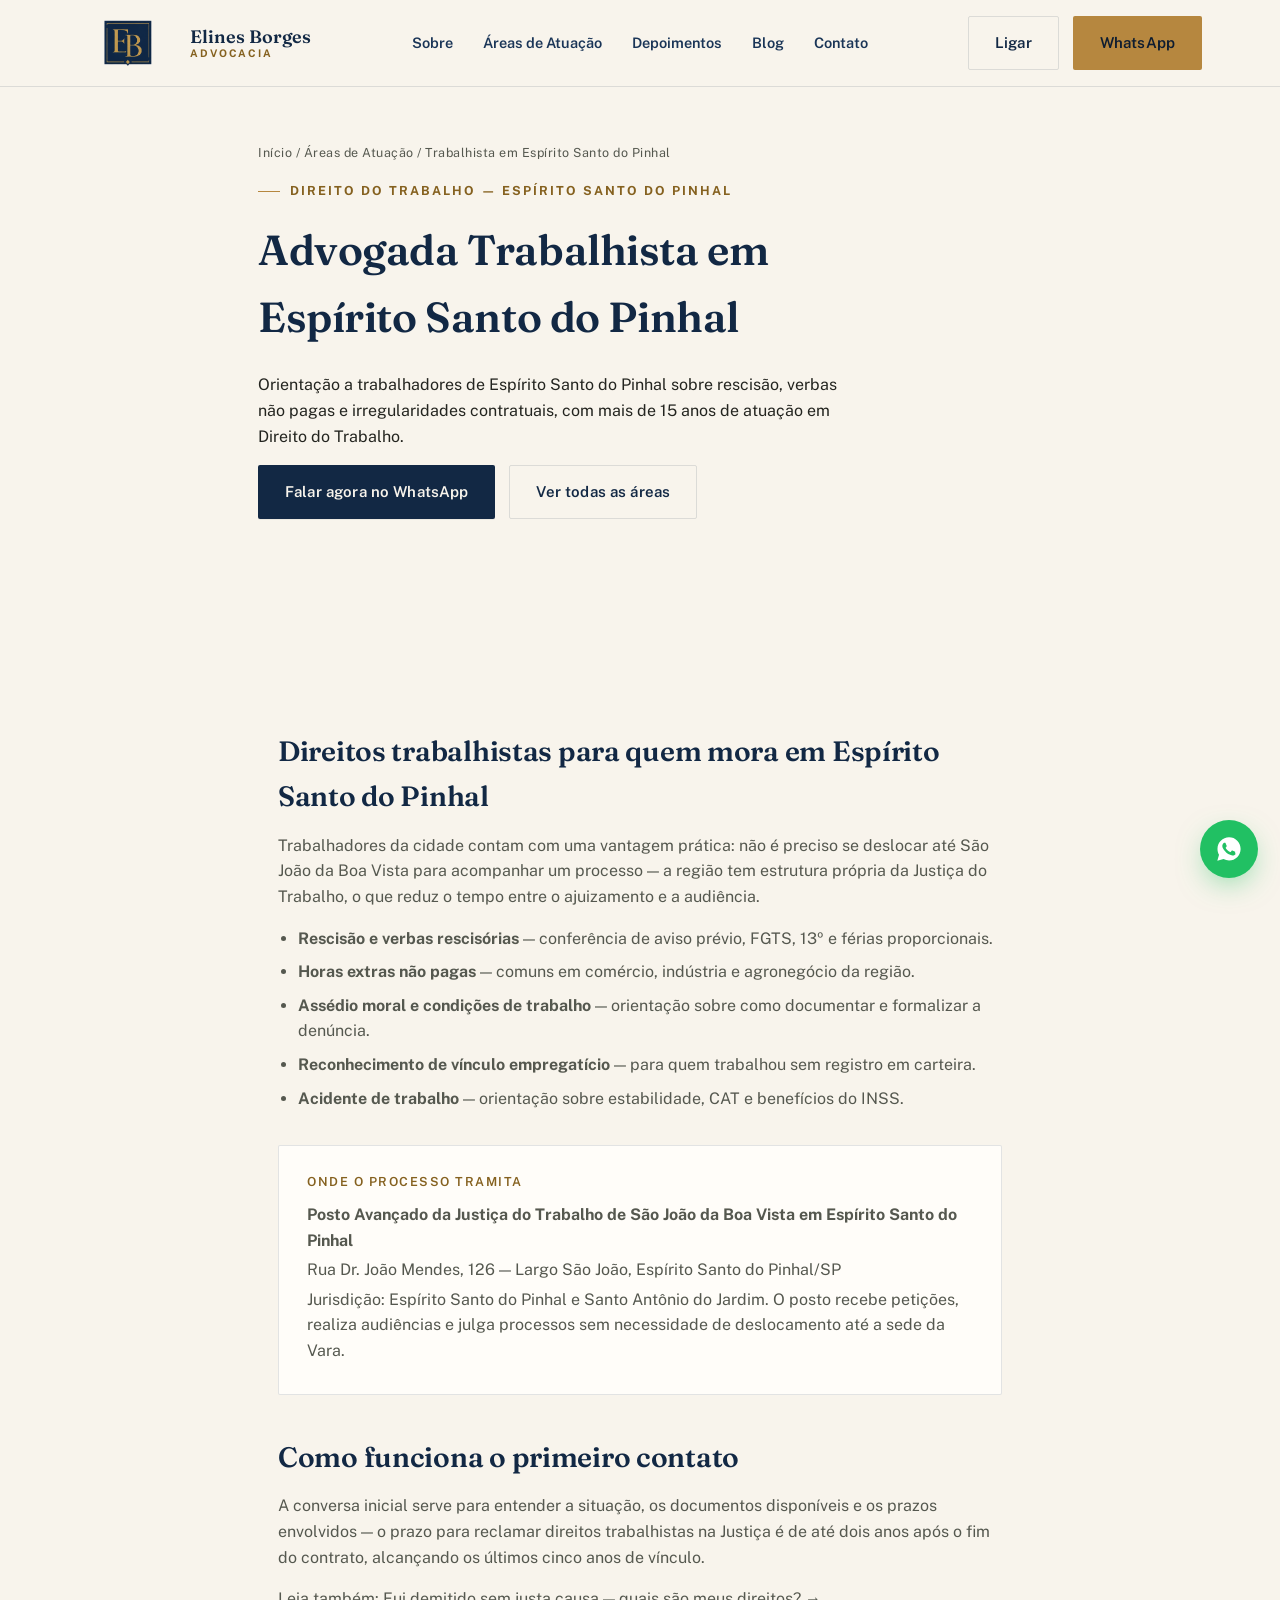
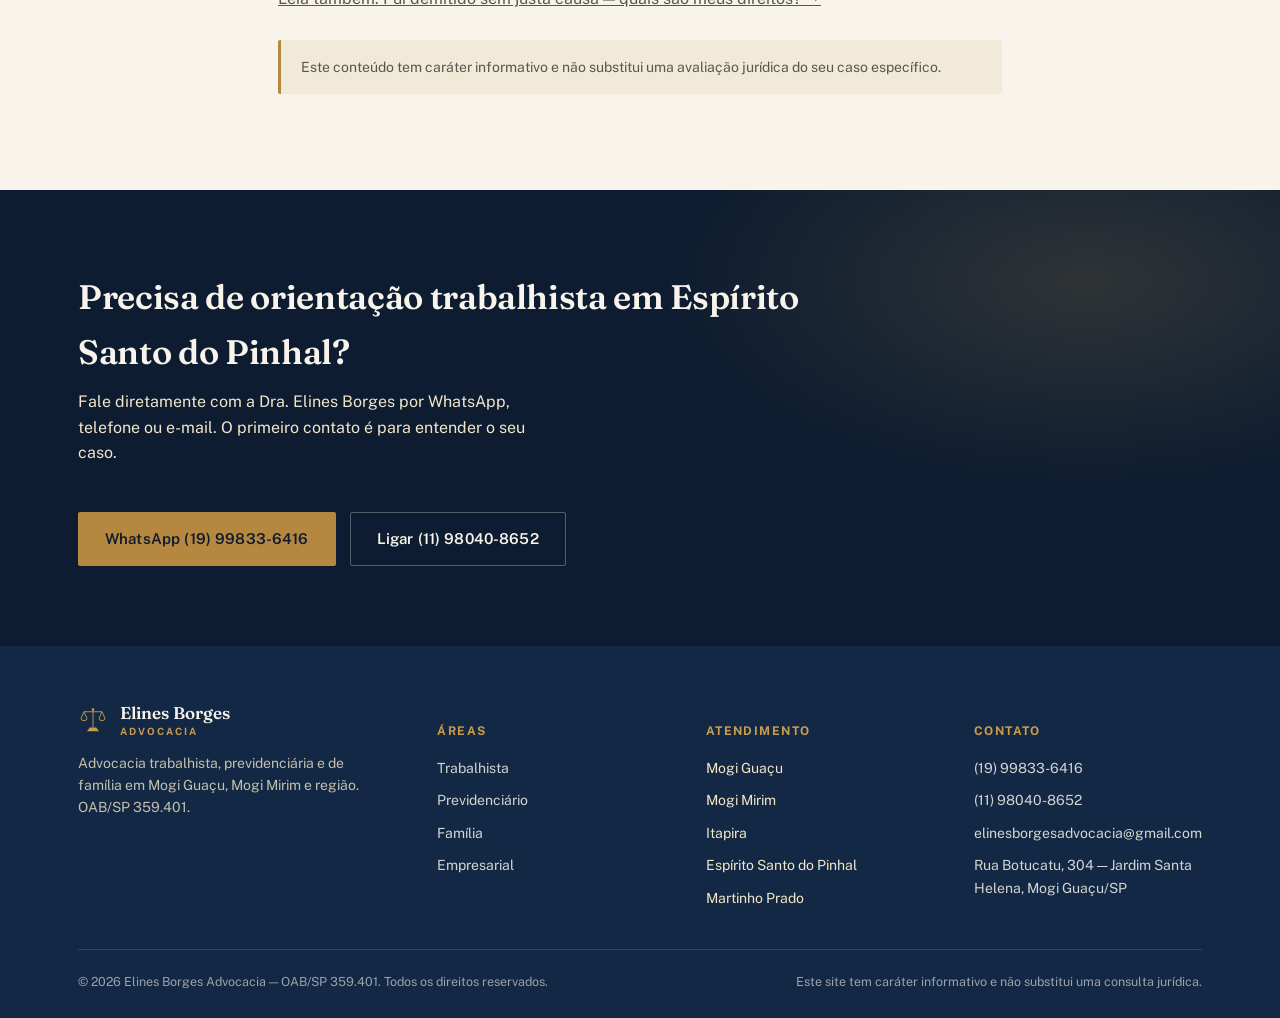
<file: advogado-trabalhista-espirito-santo-do-pinhal.html>
<!doctype html>
<html lang="pt-BR">
<head>
<meta charset="utf-8">
<!-- Google tag (gtag.js) -->
<script async src="https://www.googletagmanager.com/gtag/js?id=G-14Q4V2BP33"></script>
<script>
  window.dataLayer = window.dataLayer || [];
  function gtag(){dataLayer.push(arguments);}
  gtag('js', new Date());
  gtag('config', 'G-14Q4V2BP33');
</script>
<meta name="viewport" content="width=device-width, initial-scale=1">
<title>Advogada Trabalhista em Espírito Santo do Pinhal | Elines Borges Advocacia</title>
<meta name="description" content="Advogada trabalhista atendendo Espírito Santo do Pinhal: rescisão, horas extras, assédio moral e vínculo empregatício. Mais de 15 anos de atuação, atendimento por WhatsApp ou presencial.">
<link rel="canonical" href="https://www.elinesborgesadvocacia.com.br/advogado-trabalhista-espirito-santo-do-pinhal.html">

<meta property="og:type" content="website">
<meta property="og:url" content="https://www.elinesborgesadvocacia.com.br/advogado-trabalhista-espirito-santo-do-pinhal.html">
<meta property="og:title" content="Advogada Trabalhista em Espírito Santo do Pinhal | Elines Borges Advocacia">
<meta property="og:description" content="Rescisão, horas extras, assédio moral e reconhecimento de vínculo. Atendimento a trabalhadores de Espírito Santo do Pinhal, com processos acompanhados no Posto Avançado da Justiça do Trabalho da cidade.">
<meta property="og:image" content="https://www.elinesborgesadvocacia.com.br/images/elines.jpg">
<meta property="og:locale" content="pt_BR">
<meta name="twitter:card" content="summary_large_image">

<link rel="icon" href="images/logo.png">
<link rel="preconnect" href="https://fonts.googleapis.com">
<link rel="preconnect" href="https://fonts.gstatic.com" crossorigin>
<link href="https://fonts.googleapis.com/css2?family=Fraunces:ital,opsz,wght@0,9..144,500;0,9..144,600;0,9..144,700;1,9..144,500&family=Public+Sans:wght@400;500;600;700;800&display=swap" rel="stylesheet">
<link rel="stylesheet" href="style.css">
<style>
  .page-hero{ padding: 56px 0 40px; }
  .page-hero .wrap{ max-width: 820px; }
  .breadcrumb{ font-family: var(--label); font-size:12.5px; letter-spacing:.04em; color: var(--ink-soft); margin-bottom:18px; }
  .breadcrumb a{ color: var(--ink-soft); text-decoration:none; }
  .breadcrumb a:hover{ color: var(--gold-700); }
  .local-box{
    background: var(--paper); border:1px solid var(--line); padding: 26px 28px;
    border-radius: var(--radius); margin: 34px 0;
  }
  .local-box h4{ font-family: var(--label); font-size:12.5px; letter-spacing:.12em; text-transform:uppercase; color: var(--gold-700); margin-bottom:10px; }
  .local-box p{ color: var(--ink-soft); font-size:15px; margin:4px 0; }
  .content-block{ max-width: 780px; }
  .content-block h2{ font-size: clamp(22px,2.8vw,28px); margin-top:40px; }
  .content-block p, .content-block li{ color: var(--ink-soft); font-size:16px; }
  .content-block ul{ padding-left:20px; }
  .content-block ul li{ margin-bottom:8px; }
  .disclaimer{
    background: var(--cream-2); border-left:3px solid var(--gold-600);
    padding: 16px 20px; font-size:14px; color: var(--ink-soft); margin-top:28px; border-radius: var(--radius);
  }
</style>

<script type="application/ld+json">
{
  "@context": "https://schema.org",
  "@type": "BreadcrumbList",
  "itemListElement": [
    {"@type": "ListItem", "position": 1, "name": "Início", "item": "https://www.elinesborgesadvocacia.com.br/"},
    {"@type": "ListItem", "position": 2, "name": "Advogada Trabalhista em Espírito Santo do Pinhal", "item": "https://www.elinesborgesadvocacia.com.br/advogado-trabalhista-espirito-santo-do-pinhal.html"}
  ]
}
</script>
<script type="application/ld+json">
{
  "@context": "https://schema.org",
  "@type": ["Attorney", "LegalService"],
  "name": "Elines Borges Advocacia",
  "url": "https://www.elinesborgesadvocacia.com.br/advogado-trabalhista-espirito-santo-do-pinhal.html",
  "image": "https://www.elinesborgesadvocacia.com.br/images/elines.jpg",
  "telephone": ["+5519998336416", "+5511980408652"],
  "areaServed": {"@type": "City", "name": "Espírito Santo do Pinhal"},
  "address": {
    "@type": "PostalAddress",
    "streetAddress": "Rua Botucatu, 304 - Jardim Santa Helena",
    "addressLocality": "Mogi Guaçu",
    "addressRegion": "SP",
    "postalCode": "13845-322",
    "addressCountry": "BR"
  },
  "founder": {
    "@type": "Person",
    "name": "Elines Borges",
    "jobTitle": "Advogada — OAB/SP 359.401"
  },
  "knowsAbout": ["Direito Trabalhista"]
}
</script>
<script type="application/ld+json">
{
  "@context": "https://schema.org",
  "@type": "FAQPage",
  "mainEntity": [
    {
      "@type": "Question",
      "name": "Existe Justiça do Trabalho em Espírito Santo do Pinhal?",
      "acceptedAnswer": {
        "@type": "Answer",
        "text": "Sim. A cidade conta com um Posto Avançado da Justiça do Trabalho, vinculado à Vara do Trabalho de São João da Boa Vista, que recebe petições, realiza audiências e julga processos sem que o trabalhador precise se deslocar até São João da Boa Vista."
      }
    },
    {
      "@type": "Question",
      "name": "Preciso ir até Mogi Guaçu para ser atendida?",
      "acceptedAnswer": {
        "@type": "Answer",
        "text": "Não necessariamente. O primeiro contato e boa parte da orientação podem ser feitos por WhatsApp ou videochamada, com reuniões presenciais combinadas conforme a necessidade do caso."
      }
    }
  ]
}
</script>
</head>
<body>

<header class="site">
  <nav class="nav">
    <a href="index.html" class="brand">
      <img src="images/logo-emblem.png" alt="Elines Borges Advocacia" style="height:46px;width:auto;">
      <span class="brand-word">Elines Borges<small>ADVOCACIA</small></span>
    </a>
    <ul class="nav-links" id="navLinks">
      <li><a href="index.html#sobre">Sobre</a></li>
      <li><a href="index.html#areas">Áreas de Atuação</a></li>
      <li><a href="index.html#depoimentos">Depoimentos</a></li>
      <li><a href="blog.html">Blog</a></li>
      <li><a href="index.html#contato">Contato</a></li>
    </ul>
    <div class="nav-cta">
      <a href="index.html#contato" class="btn btn-ghost">Ligar</a>
      <a href="https://wa.me/5519998336416?text=Ol%C3%A1%2C%20vim%20pelo%20site%20e%20gostaria%20de%20uma%20orienta%C3%A7%C3%A3o." class="btn btn-gold" target="_blank" rel="noopener">
        WhatsApp
      </a>
      <button class="nav-toggle" id="navToggle" aria-label="Abrir menu" aria-expanded="false">
        <svg width="20" height="20" viewBox="0 0 24 24" fill="none" stroke="currentColor" stroke-width="2"><line x1="3" y1="6" x2="21" y2="6"/><line x1="3" y1="12" x2="21" y2="12"/><line x1="3" y1="18" x2="21" y2="18"/></svg>
      </button>
    </div>
  </nav>
</header>

<main>

<section class="page-hero">
  <div class="wrap">
    <p class="breadcrumb"><a href="index.html">Início</a> / <a href="index.html#areas">Áreas de Atuação</a> / Trabalhista em Espírito Santo do Pinhal</p>
    <p class="eyebrow">Direito do Trabalho — Espírito Santo do Pinhal</p>
    <h1 style="font-size:clamp(30px,4vw,42px); max-width:22ch;">Advogada Trabalhista em Espírito Santo do Pinhal</h1>
    <p class="lede" style="max-width:60ch;">Orientação a trabalhadores de Espírito Santo do Pinhal sobre rescisão, verbas não pagas e irregularidades contratuais, com mais de 15 anos de atuação em Direito do Trabalho.</p>
    <div class="hero-actions">
      <a href="https://wa.me/5519998336416?text=Ol%C3%A1%2C%20sou%20de%20Esp%C3%ADrito%20Santo%20do%20Pinhal%20e%20gostaria%20de%20uma%20orienta%C3%A7%C3%A3o%20trabalhista." class="btn btn-primary" target="_blank" rel="noopener">Falar agora no WhatsApp</a>
      <a href="index.html#areas" class="btn btn-ghost">Ver todas as áreas</a>
    </div>
  </div>
</section>

<section>
  <div class="wrap content-block">
    <h2>Direitos trabalhistas para quem mora em Espírito Santo do Pinhal</h2>
    <p>Trabalhadores da cidade contam com uma vantagem prática: não é preciso se deslocar até São João da Boa Vista para acompanhar um processo — a região tem estrutura própria da Justiça do Trabalho, o que reduz o tempo entre o ajuizamento e a audiência.</p>
    <ul>
      <li><strong>Rescisão e verbas rescisórias</strong> — conferência de aviso prévio, FGTS, 13º e férias proporcionais.</li>
      <li><strong>Horas extras não pagas</strong> — comuns em comércio, indústria e agronegócio da região.</li>
      <li><strong>Assédio moral e condições de trabalho</strong> — orientação sobre como documentar e formalizar a denúncia.</li>
      <li><strong>Reconhecimento de vínculo empregatício</strong> — para quem trabalhou sem registro em carteira.</li>
      <li><strong>Acidente de trabalho</strong> — orientação sobre estabilidade, CAT e benefícios do INSS.</li>
    </ul>

    <div class="local-box">
      <h4>Onde o processo tramita</h4>
      <p><strong>Posto Avançado da Justiça do Trabalho de São João da Boa Vista em Espírito Santo do Pinhal</strong></p>
      <p>Rua Dr. João Mendes, 126 — Largo São João, Espírito Santo do Pinhal/SP</p>
      <p>Jurisdição: Espírito Santo do Pinhal e Santo Antônio do Jardim. O posto recebe petições, realiza audiências e julga processos sem necessidade de deslocamento até a sede da Vara.</p>
    </div>

    <h2>Como funciona o primeiro contato</h2>
    <p>A conversa inicial serve para entender a situação, os documentos disponíveis e os prazos envolvidos — o prazo para reclamar direitos trabalhistas na Justiça é de até dois anos após o fim do contrato, alcançando os últimos cinco anos de vínculo.</p>

    <p><a href="blog.html#demissao-sem-justa-causa">Leia também: Fui demitido sem justa causa — quais são meus direitos? →</a></p>

    <div class="disclaimer">Este conteúdo tem caráter informativo e não substitui uma avaliação jurídica do seu caso específico.</div>
  </div>
</section>

<section class="cta-band" id="contato">
  <div class="wrap">
    <div>
      <h2>Precisa de orientação trabalhista em Espírito Santo do Pinhal?</h2>
      <p>Fale diretamente com a Dra. Elines Borges por WhatsApp, telefone ou e-mail. O primeiro contato é para entender o seu caso.</p>
    </div>
    <div class="actions">
      <a href="https://wa.me/5519998336416?text=Ol%C3%A1%2C%20sou%20de%20Esp%C3%ADrito%20Santo%20do%20Pinhal%20e%20gostaria%20de%20uma%20orienta%C3%A7%C3%A3o%20trabalhista." class="btn btn-gold" target="_blank" rel="noopener">WhatsApp (19) 99833-6416</a>
      <a href="tel:+5511980408652" class="btn btn-ghost" style="border-color:rgba(248,244,236,.3); color:#f8f4ec;">Ligar (11) 98040-8652</a>
    </div>
  </div>
</section>

</main>

<footer class="site">
  <div class="wrap">
    <div class="footer-grid">
      <div>
        <div class="footer-brand">
          <svg width="30" height="30" viewBox="0 0 200 200" fill="none" stroke="#c99c4f" stroke-width="6">
            <line x1="100" y1="20" x2="100" y2="150"/>
            <line x1="40" y1="45" x2="160" y2="45"/>
            <circle cx="100" cy="30" r="8" fill="#c99c4f" stroke="none"/>
            <path d="M40 45 L20 90 a20 14 0 0 0 40 0 Z"/>
            <path d="M160 45 L140 90 a20 14 0 0 0 40 0 Z"/>
            <path d="M60 175 h80 l-18 -25 h-44 Z" fill="#c99c4f" stroke="none"/>
          </svg>
          <span class="footer-wordmark">Elines Borges<br><small>ADVOCACIA</small></span>
        </div>
        <p style="opacity:.8; max-width:32ch;">Advocacia trabalhista, previdenciária e de família em Mogi Guaçu, Mogi Mirim e região. OAB/SP 359.401.</p>
      </div>
      <div>
        <h5>Áreas</h5>
        <ul>
          <li><a href="index.html#areas">Trabalhista</a></li>
          <li><a href="index.html#areas">Previdenciário</a></li>
          <li><a href="index.html#areas">Família</a></li>
          <li><a href="index.html#areas">Empresarial</a></li>
        </ul>
      </div>
      <div>
        <h5>Atendimento</h5>
        <ul>
          <li>Mogi Guaçu</li>
          <li>Mogi Mirim</li>
          <li>Itapira</li>
          <li>Espírito Santo do Pinhal</li>
          <li>Martinho Prado</li>
        </ul>
      </div>
      <div>
        <h5>Contato</h5>
        <ul>
          <li><a href="https://wa.me/5519998336416" target="_blank" rel="noopener">(19) 99833-6416</a></li>
          <li><a href="tel:+5511980408652">(11) 98040-8652</a></li>
          <li><a href="mailto:elinesborgesadvocacia@gmail.com">elinesborgesadvocacia@gmail.com</a></li>
          <li><a href="https://www.google.com/maps/place/Elines+Borges+Advocacia/@-22.35437,-46.9528949,17z/data=!3m1!4b1!4m6!3m5!1s0x94c8579baa0eb065:0x142b992650841ba8!8m2!3d-22.35437!4d-46.9528949!16s%2Fg%2F11xdgw1fp2" target="_blank" rel="noopener">Rua Botucatu, 304 — Jardim Santa Helena, Mogi Guaçu/SP</a></li>
        </ul>
      </div>
    </div>
    <div class="footer-bottom">
      <span>© <span id="year"></span> Elines Borges Advocacia — OAB/SP 359.401. Todos os direitos reservados.</span>
      <span>Este site tem caráter informativo e não substitui uma consulta jurídica.</span>
    </div>
  </div>
</footer>

<a class="wa-float" href="https://wa.me/5519998336416?text=Ol%C3%A1%2C%20vim%20pelo%20site%20e%20gostaria%20de%20uma%20orienta%C3%A7%C3%A3o." target="_blank" rel="noopener" aria-label="Falar no WhatsApp">
  <svg viewBox="0 0 24 24" fill="#fff"><path d="M12.04 2C6.58 2 2.13 6.45 2.13 11.91c0 1.75.46 3.45 1.32 4.95L2 22l5.29-1.39a9.9 9.9 0 0 0 4.75 1.21h.01c5.46 0 9.91-4.45 9.91-9.91 0-2.65-1.03-5.14-2.9-7.01A9.86 9.86 0 0 0 12.04 2zm5.79 14.14c-.24.68-1.19 1.25-1.95 1.41-.52.11-1.2.2-3.48-.75-2.92-1.21-4.8-4.17-4.95-4.36-.14-.2-1.18-1.57-1.18-3 0-1.42.75-2.12 1.02-2.41.24-.26.55-.35.73-.35h.5c.16 0 .38-.03.58.44.24.57.8 1.97.87 2.11.07.14.11.3.02.49-.09.19-.14.3-.28.46-.14.16-.29.36-.42.48-.14.13-.28.28-.13.55.16.28.72 1.19 1.55 1.93 1.06.95 1.95 1.24 2.23 1.38.28.14.44.12.6-.07.16-.19.68-.79.87-1.06.18-.28.36-.23.6-.14.24.09 1.53.72 1.79.85.26.14.44.2.5.32.06.11.06.65-.18 1.32z"/></svg>
</a>

<script>
  document.getElementById('year').textContent = new Date().getFullYear();
  const toggle = document.getElementById('navToggle');
  const links = document.getElementById('navLinks');
  toggle.addEventListener('click', () => {
    const open = links.classList.toggle('open');
    toggle.setAttribute('aria-expanded', open);
  });
  links.querySelectorAll('a').forEach(a => a.addEventListener('click', () => {
    links.classList.remove('open');
    toggle.setAttribute('aria-expanded', false);
  }));
</script>
</body>
</html>
</file>
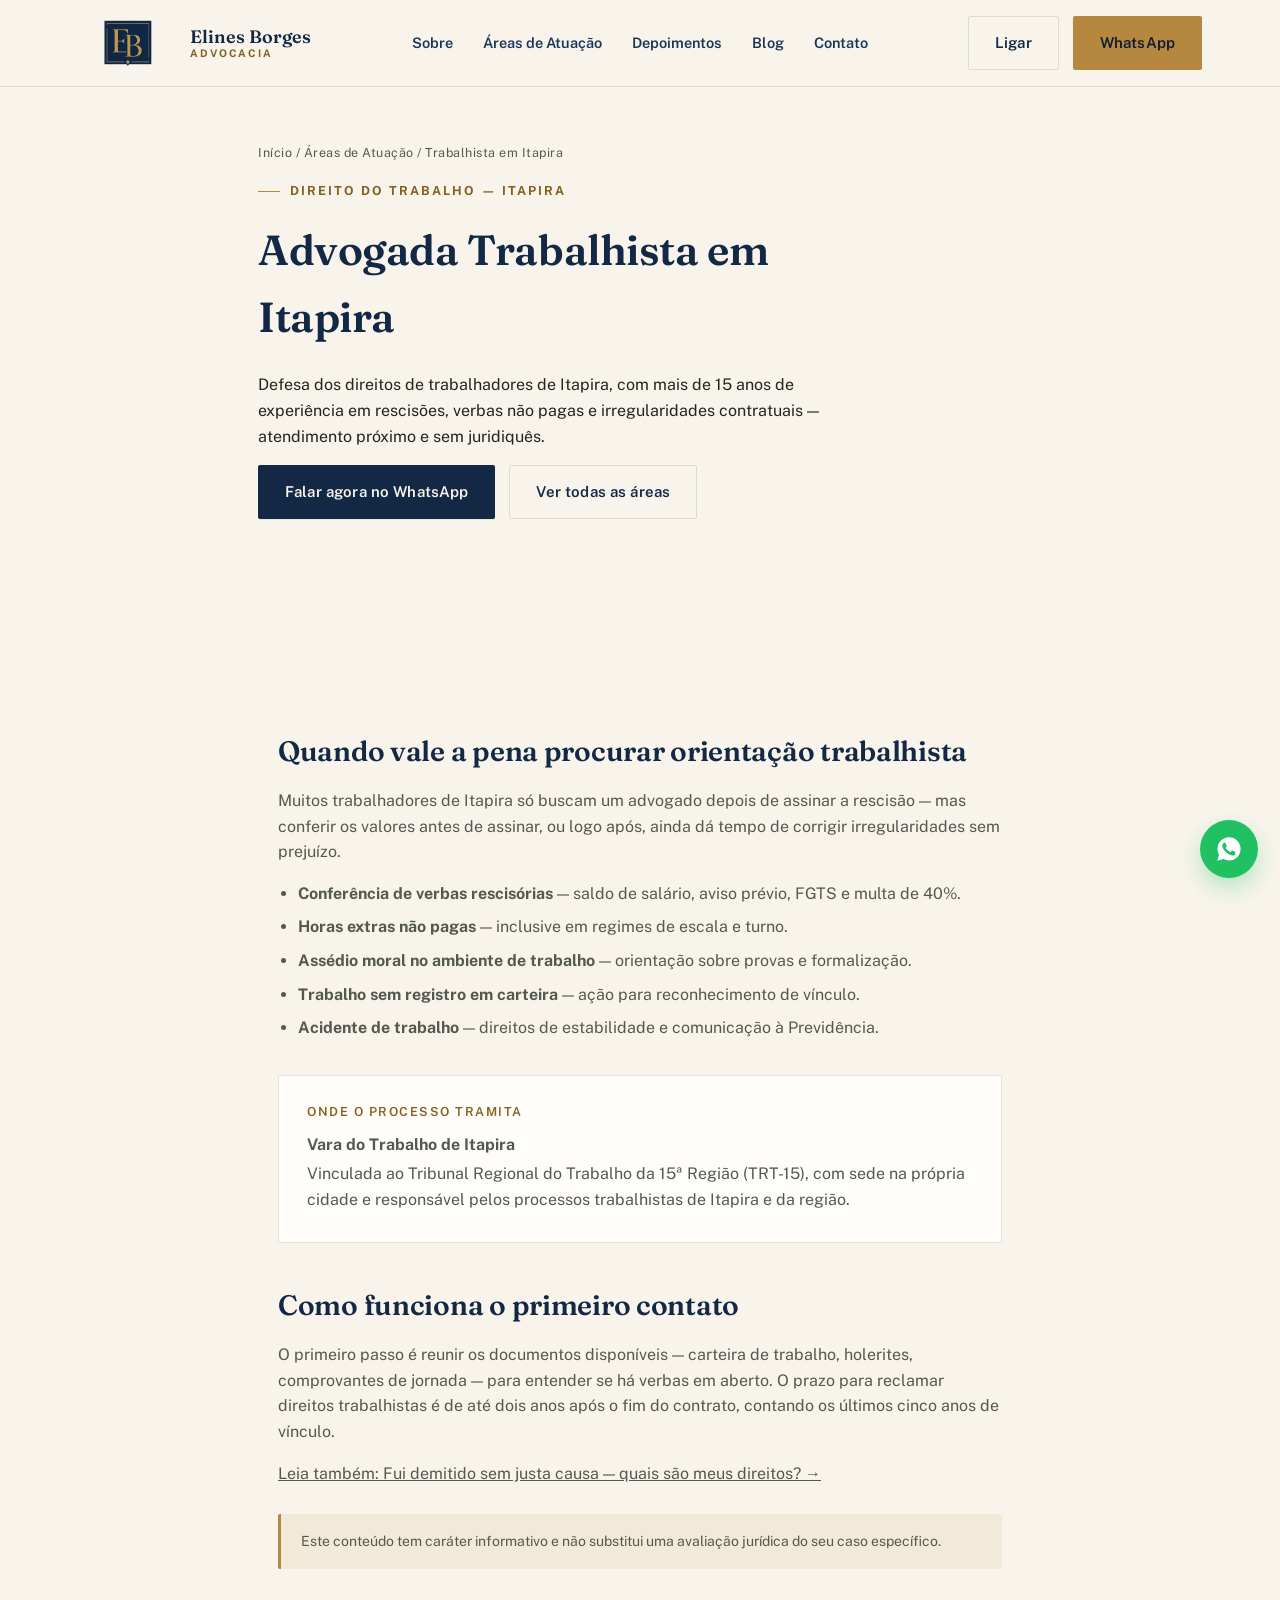
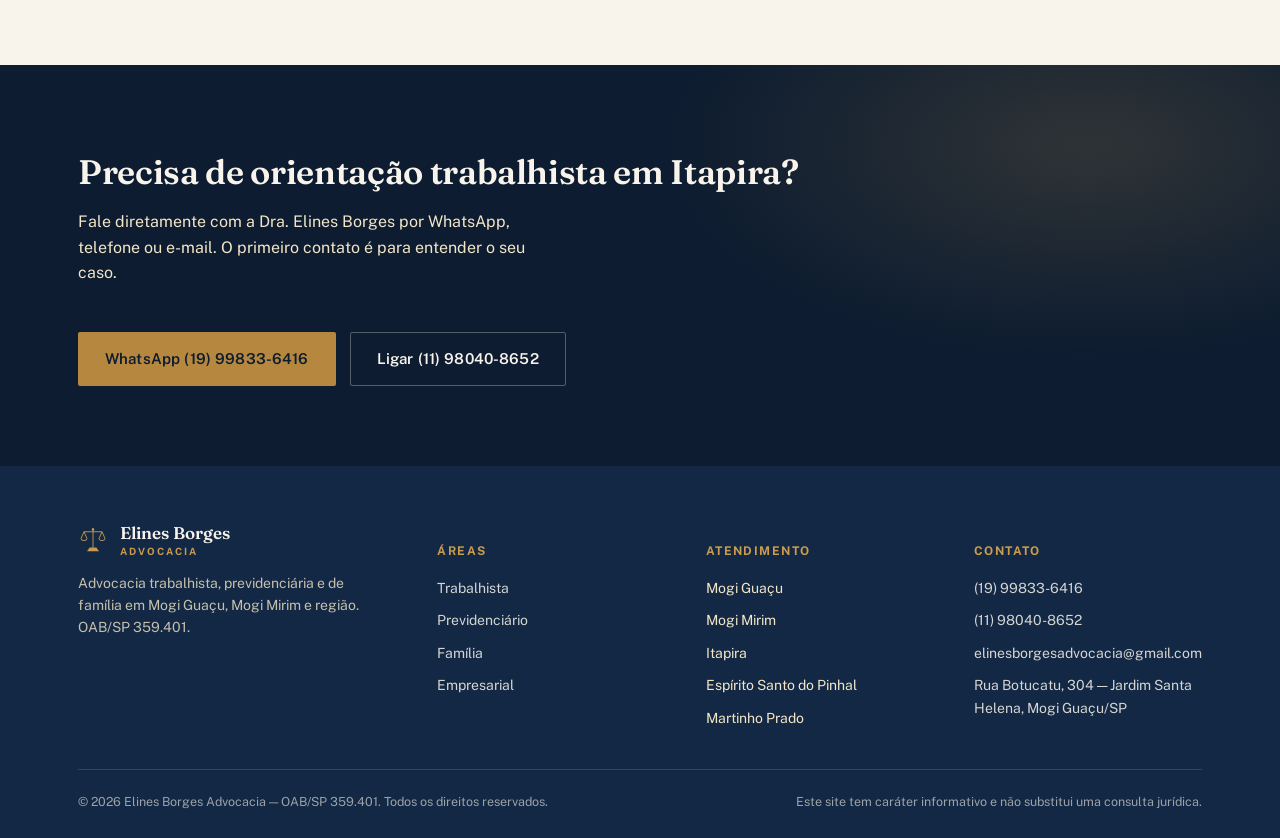
<file: advogado-trabalhista-itapira.html>
<!doctype html>
<html lang="pt-BR">
<head>
<meta charset="utf-8">
<!-- Google tag (gtag.js) -->
<script async src="https://www.googletagmanager.com/gtag/js?id=G-14Q4V2BP33"></script>
<script>
  window.dataLayer = window.dataLayer || [];
  function gtag(){dataLayer.push(arguments);}
  gtag('js', new Date());
  gtag('config', 'G-14Q4V2BP33');
</script>
<meta name="viewport" content="width=device-width, initial-scale=1">
<title>Advogada Trabalhista em Itapira | Elines Borges Advocacia</title>
<meta name="description" content="Advogada trabalhista atendendo Itapira: rescisão, horas extras, assédio moral e vínculo empregatício. Mais de 15 anos de atuação, atendimento por WhatsApp ou presencial.">
<link rel="canonical" href="https://www.elinesborgesadvocacia.com.br/advogado-trabalhista-itapira.html">

<meta property="og:type" content="website">
<meta property="og:url" content="https://www.elinesborgesadvocacia.com.br/advogado-trabalhista-itapira.html">
<meta property="og:title" content="Advogada Trabalhista em Itapira | Elines Borges Advocacia">
<meta property="og:description" content="Rescisão, horas extras, assédio moral e reconhecimento de vínculo. Atendimento a trabalhadores de Itapira, com processos acompanhados na própria Vara do Trabalho da cidade.">
<meta property="og:image" content="https://www.elinesborgesadvocacia.com.br/images/elines.jpg">
<meta property="og:locale" content="pt_BR">
<meta name="twitter:card" content="summary_large_image">

<link rel="icon" href="images/logo.png">
<link rel="preconnect" href="https://fonts.googleapis.com">
<link rel="preconnect" href="https://fonts.gstatic.com" crossorigin>
<link href="https://fonts.googleapis.com/css2?family=Fraunces:ital,opsz,wght@0,9..144,500;0,9..144,600;0,9..144,700;1,9..144,500&family=Public+Sans:wght@400;500;600;700;800&display=swap" rel="stylesheet">
<link rel="stylesheet" href="style.css">
<style>
  .page-hero{ padding: 56px 0 40px; }
  .page-hero .wrap{ max-width: 820px; }
  .breadcrumb{ font-family: var(--label); font-size:12.5px; letter-spacing:.04em; color: var(--ink-soft); margin-bottom:18px; }
  .breadcrumb a{ color: var(--ink-soft); text-decoration:none; }
  .breadcrumb a:hover{ color: var(--gold-700); }
  .local-box{
    background: var(--paper); border:1px solid var(--line); padding: 26px 28px;
    border-radius: var(--radius); margin: 34px 0;
  }
  .local-box h4{ font-family: var(--label); font-size:12.5px; letter-spacing:.12em; text-transform:uppercase; color: var(--gold-700); margin-bottom:10px; }
  .local-box p{ color: var(--ink-soft); font-size:15px; margin:4px 0; }
  .content-block{ max-width: 780px; }
  .content-block h2{ font-size: clamp(22px,2.8vw,28px); margin-top:40px; }
  .content-block p, .content-block li{ color: var(--ink-soft); font-size:16px; }
  .content-block ul{ padding-left:20px; }
  .content-block ul li{ margin-bottom:8px; }
  .disclaimer{
    background: var(--cream-2); border-left:3px solid var(--gold-600);
    padding: 16px 20px; font-size:14px; color: var(--ink-soft); margin-top:28px; border-radius: var(--radius);
  }
</style>

<script type="application/ld+json">
{
  "@context": "https://schema.org",
  "@type": "BreadcrumbList",
  "itemListElement": [
    {"@type": "ListItem", "position": 1, "name": "Início", "item": "https://www.elinesborgesadvocacia.com.br/"},
    {"@type": "ListItem", "position": 2, "name": "Advogada Trabalhista em Itapira", "item": "https://www.elinesborgesadvocacia.com.br/advogado-trabalhista-itapira.html"}
  ]
}
</script>
<script type="application/ld+json">
{
  "@context": "https://schema.org",
  "@type": ["Attorney", "LegalService"],
  "name": "Elines Borges Advocacia",
  "url": "https://www.elinesborgesadvocacia.com.br/advogado-trabalhista-itapira.html",
  "image": "https://www.elinesborgesadvocacia.com.br/images/elines.jpg",
  "telephone": ["+5519998336416", "+5511980408652"],
  "areaServed": {"@type": "City", "name": "Itapira"},
  "address": {
    "@type": "PostalAddress",
    "streetAddress": "Rua Botucatu, 304 - Jardim Santa Helena",
    "addressLocality": "Mogi Guaçu",
    "addressRegion": "SP",
    "postalCode": "13845-322",
    "addressCountry": "BR"
  },
  "founder": {
    "@type": "Person",
    "name": "Elines Borges",
    "jobTitle": "Advogada — OAB/SP 359.401"
  },
  "knowsAbout": ["Direito Trabalhista"]
}
</script>
<script type="application/ld+json">
{
  "@context": "https://schema.org",
  "@type": "FAQPage",
  "mainEntity": [
    {
      "@type": "Question",
      "name": "Um advogado de fora de Itapira pode atuar no meu processo?",
      "acceptedAnswer": {
        "@type": "Answer",
        "text": "Sim. A advocacia não é restrita ao município onde o advogado tem escritório — o que importa é a inscrição na OAB/SP. O atendimento pode ser feito por WhatsApp e videochamada, com audiências acompanhadas normalmente."
      }
    },
    {
      "@type": "Question",
      "name": "Onde tramita um processo trabalhista de quem mora em Itapira?",
      "acceptedAnswer": {
        "@type": "Answer",
        "text": "Itapira tem Vara do Trabalho própria, vinculada ao Tribunal Regional do Trabalho da 15ª Região, responsável pelos processos trabalhistas da cidade e região."
      }
    }
  ]
}
</script>
</head>
<body>

<header class="site">
  <nav class="nav">
    <a href="index.html" class="brand">
      <img src="images/logo-emblem.png" alt="Elines Borges Advocacia" style="height:46px;width:auto;">
      <span class="brand-word">Elines Borges<small>ADVOCACIA</small></span>
    </a>
    <ul class="nav-links" id="navLinks">
      <li><a href="index.html#sobre">Sobre</a></li>
      <li><a href="index.html#areas">Áreas de Atuação</a></li>
      <li><a href="index.html#depoimentos">Depoimentos</a></li>
      <li><a href="blog.html">Blog</a></li>
      <li><a href="index.html#contato">Contato</a></li>
    </ul>
    <div class="nav-cta">
      <a href="index.html#contato" class="btn btn-ghost">Ligar</a>
      <a href="https://wa.me/5519998336416?text=Ol%C3%A1%2C%20vim%20pelo%20site%20e%20gostaria%20de%20uma%20orienta%C3%A7%C3%A3o." class="btn btn-gold" target="_blank" rel="noopener">
        WhatsApp
      </a>
      <button class="nav-toggle" id="navToggle" aria-label="Abrir menu" aria-expanded="false">
        <svg width="20" height="20" viewBox="0 0 24 24" fill="none" stroke="currentColor" stroke-width="2"><line x1="3" y1="6" x2="21" y2="6"/><line x1="3" y1="12" x2="21" y2="12"/><line x1="3" y1="18" x2="21" y2="18"/></svg>
      </button>
    </div>
  </nav>
</header>

<main>

<section class="page-hero">
  <div class="wrap">
    <p class="breadcrumb"><a href="index.html">Início</a> / <a href="index.html#areas">Áreas de Atuação</a> / Trabalhista em Itapira</p>
    <p class="eyebrow">Direito do Trabalho — Itapira</p>
    <h1 style="font-size:clamp(30px,4vw,42px); max-width:20ch;">Advogada Trabalhista em Itapira</h1>
    <p class="lede" style="max-width:60ch;">Defesa dos direitos de trabalhadores de Itapira, com mais de 15 anos de experiência em rescisões, verbas não pagas e irregularidades contratuais — atendimento próximo e sem juridiquês.</p>
    <div class="hero-actions">
      <a href="https://wa.me/5519998336416?text=Ol%C3%A1%2C%20sou%20de%20Itapira%20e%20gostaria%20de%20uma%20orienta%C3%A7%C3%A3o%20trabalhista." class="btn btn-primary" target="_blank" rel="noopener">Falar agora no WhatsApp</a>
      <a href="index.html#areas" class="btn btn-ghost">Ver todas as áreas</a>
    </div>
  </div>
</section>

<section>
  <div class="wrap content-block">
    <h2>Quando vale a pena procurar orientação trabalhista</h2>
    <p>Muitos trabalhadores de Itapira só buscam um advogado depois de assinar a rescisão — mas conferir os valores antes de assinar, ou logo após, ainda dá tempo de corrigir irregularidades sem prejuízo.</p>
    <ul>
      <li><strong>Conferência de verbas rescisórias</strong> — saldo de salário, aviso prévio, FGTS e multa de 40%.</li>
      <li><strong>Horas extras não pagas</strong> — inclusive em regimes de escala e turno.</li>
      <li><strong>Assédio moral no ambiente de trabalho</strong> — orientação sobre provas e formalização.</li>
      <li><strong>Trabalho sem registro em carteira</strong> — ação para reconhecimento de vínculo.</li>
      <li><strong>Acidente de trabalho</strong> — direitos de estabilidade e comunicação à Previdência.</li>
    </ul>

    <div class="local-box">
      <h4>Onde o processo tramita</h4>
      <p><strong>Vara do Trabalho de Itapira</strong></p>
      <p>Vinculada ao Tribunal Regional do Trabalho da 15ª Região (TRT-15), com sede na própria cidade e responsável pelos processos trabalhistas de Itapira e da região.</p>
    </div>

    <h2>Como funciona o primeiro contato</h2>
    <p>O primeiro passo é reunir os documentos disponíveis — carteira de trabalho, holerites, comprovantes de jornada — para entender se há verbas em aberto. O prazo para reclamar direitos trabalhistas é de até dois anos após o fim do contrato, contando os últimos cinco anos de vínculo.</p>

    <p><a href="blog.html#demissao-sem-justa-causa">Leia também: Fui demitido sem justa causa — quais são meus direitos? →</a></p>

    <div class="disclaimer">Este conteúdo tem caráter informativo e não substitui uma avaliação jurídica do seu caso específico.</div>
  </div>
</section>

<section class="cta-band" id="contato">
  <div class="wrap">
    <div>
      <h2>Precisa de orientação trabalhista em Itapira?</h2>
      <p>Fale diretamente com a Dra. Elines Borges por WhatsApp, telefone ou e-mail. O primeiro contato é para entender o seu caso.</p>
    </div>
    <div class="actions">
      <a href="https://wa.me/5519998336416?text=Ol%C3%A1%2C%20sou%20de%20Itapira%20e%20gostaria%20de%20uma%20orienta%C3%A7%C3%A3o%20trabalhista." class="btn btn-gold" target="_blank" rel="noopener">WhatsApp (19) 99833-6416</a>
      <a href="tel:+5511980408652" class="btn btn-ghost" style="border-color:rgba(248,244,236,.3); color:#f8f4ec;">Ligar (11) 98040-8652</a>
    </div>
  </div>
</section>

</main>

<footer class="site">
  <div class="wrap">
    <div class="footer-grid">
      <div>
        <div class="footer-brand">
          <svg width="30" height="30" viewBox="0 0 200 200" fill="none" stroke="#c99c4f" stroke-width="6">
            <line x1="100" y1="20" x2="100" y2="150"/>
            <line x1="40" y1="45" x2="160" y2="45"/>
            <circle cx="100" cy="30" r="8" fill="#c99c4f" stroke="none"/>
            <path d="M40 45 L20 90 a20 14 0 0 0 40 0 Z"/>
            <path d="M160 45 L140 90 a20 14 0 0 0 40 0 Z"/>
            <path d="M60 175 h80 l-18 -25 h-44 Z" fill="#c99c4f" stroke="none"/>
          </svg>
          <span class="footer-wordmark">Elines Borges<br><small>ADVOCACIA</small></span>
        </div>
        <p style="opacity:.8; max-width:32ch;">Advocacia trabalhista, previdenciária e de família em Mogi Guaçu, Mogi Mirim e região. OAB/SP 359.401.</p>
      </div>
      <div>
        <h5>Áreas</h5>
        <ul>
          <li><a href="index.html#areas">Trabalhista</a></li>
          <li><a href="index.html#areas">Previdenciário</a></li>
          <li><a href="index.html#areas">Família</a></li>
          <li><a href="index.html#areas">Empresarial</a></li>
        </ul>
      </div>
      <div>
        <h5>Atendimento</h5>
        <ul>
          <li>Mogi Guaçu</li>
          <li>Mogi Mirim</li>
          <li>Itapira</li>
          <li>Espírito Santo do Pinhal</li>
          <li>Martinho Prado</li>
        </ul>
      </div>
      <div>
        <h5>Contato</h5>
        <ul>
          <li><a href="https://wa.me/5519998336416" target="_blank" rel="noopener">(19) 99833-6416</a></li>
          <li><a href="tel:+5511980408652">(11) 98040-8652</a></li>
          <li><a href="mailto:elinesborgesadvocacia@gmail.com">elinesborgesadvocacia@gmail.com</a></li>
          <li><a href="https://www.google.com/maps/place/Elines+Borges+Advocacia/@-22.35437,-46.9528949,17z/data=!3m1!4b1!4m6!3m5!1s0x94c8579baa0eb065:0x142b992650841ba8!8m2!3d-22.35437!4d-46.9528949!16s%2Fg%2F11xdgw1fp2" target="_blank" rel="noopener">Rua Botucatu, 304 — Jardim Santa Helena, Mogi Guaçu/SP</a></li>
        </ul>
      </div>
    </div>
    <div class="footer-bottom">
      <span>© <span id="year"></span> Elines Borges Advocacia — OAB/SP 359.401. Todos os direitos reservados.</span>
      <span>Este site tem caráter informativo e não substitui uma consulta jurídica.</span>
    </div>
  </div>
</footer>

<a class="wa-float" href="https://wa.me/5519998336416?text=Ol%C3%A1%2C%20vim%20pelo%20site%20e%20gostaria%20de%20uma%20orienta%C3%A7%C3%A3o." target="_blank" rel="noopener" aria-label="Falar no WhatsApp">
  <svg viewBox="0 0 24 24" fill="#fff"><path d="M12.04 2C6.58 2 2.13 6.45 2.13 11.91c0 1.75.46 3.45 1.32 4.95L2 22l5.29-1.39a9.9 9.9 0 0 0 4.75 1.21h.01c5.46 0 9.91-4.45 9.91-9.91 0-2.65-1.03-5.14-2.9-7.01A9.86 9.86 0 0 0 12.04 2zm5.79 14.14c-.24.68-1.19 1.25-1.95 1.41-.52.11-1.2.2-3.48-.75-2.92-1.21-4.8-4.17-4.95-4.36-.14-.2-1.18-1.57-1.18-3 0-1.42.75-2.12 1.02-2.41.24-.26.55-.35.73-.35h.5c.16 0 .38-.03.58.44.24.57.8 1.97.87 2.11.07.14.11.3.02.49-.09.19-.14.3-.28.46-.14.16-.29.36-.42.48-.14.13-.28.28-.13.55.16.28.72 1.19 1.55 1.93 1.06.95 1.95 1.24 2.23 1.38.28.14.44.12.6-.07.16-.19.68-.79.87-1.06.18-.28.36-.23.6-.14.24.09 1.53.72 1.79.85.26.14.44.2.5.32.06.11.06.65-.18 1.32z"/></svg>
</a>

<script>
  document.getElementById('year').textContent = new Date().getFullYear();
  const toggle = document.getElementById('navToggle');
  const links = document.getElementById('navLinks');
  toggle.addEventListener('click', () => {
    const open = links.classList.toggle('open');
    toggle.setAttribute('aria-expanded', open);
  });
  links.querySelectorAll('a').forEach(a => a.addEventListener('click', () => {
    links.classList.remove('open');
    toggle.setAttribute('aria-expanded', false);
  }));
</script>
</body>
</html>
</file>
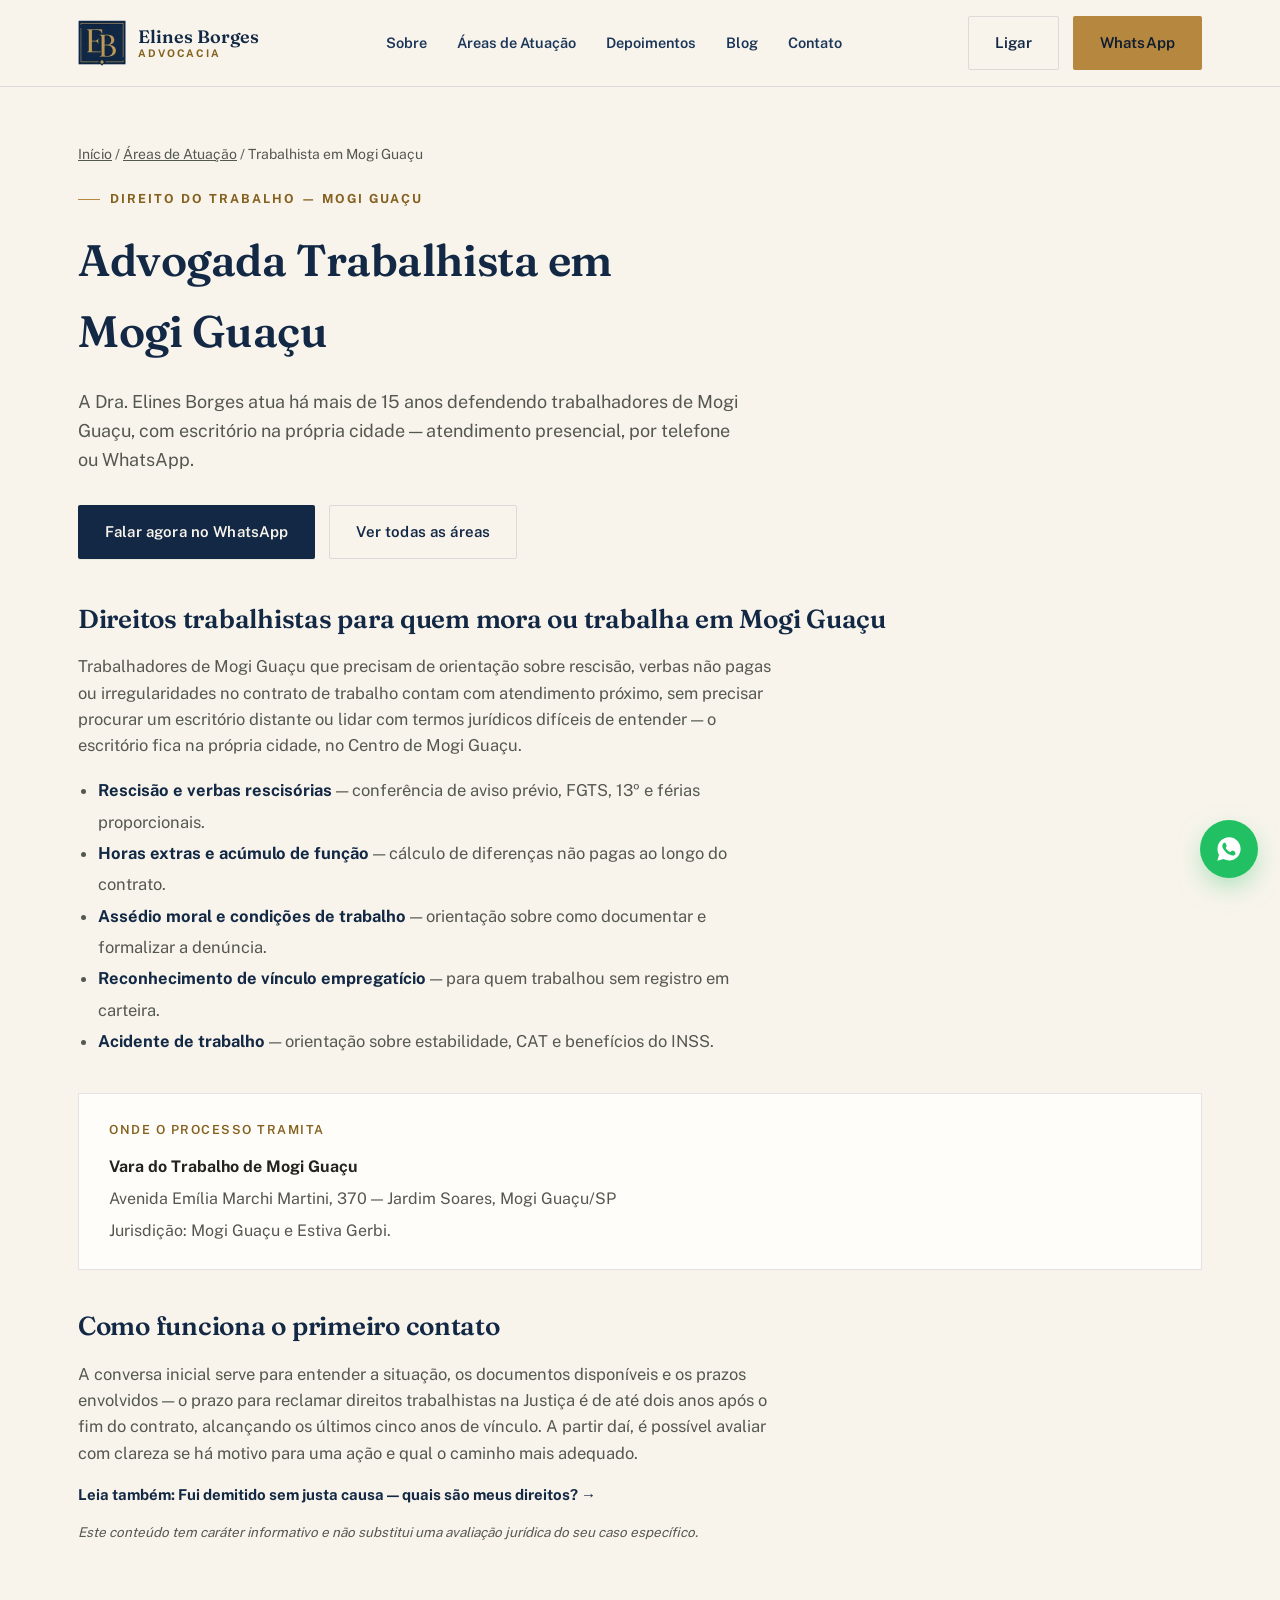
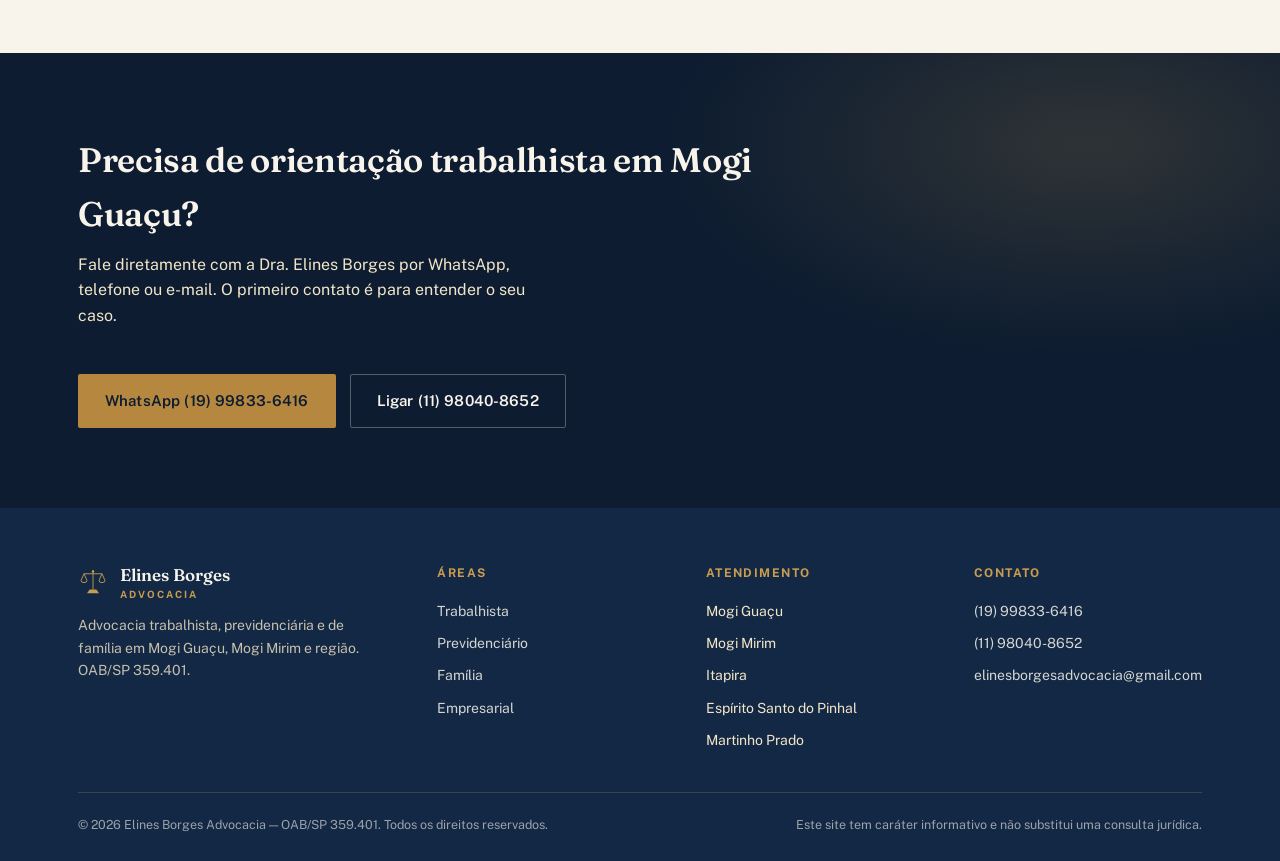
<file: advogado-trabalhista-mogi-guacu.html>
<!doctype html>
<html lang="pt-BR">
<head>
<meta charset="utf-8">
<script>
  /* GA4 carregado após a página ficar pronta, para não atrasar a abertura */
  (function(){var s=false;function l(){if(s)return;s=true;var e=document.createElement("script");e.async=true;e.src="https://www.googletagmanager.com/gtag/js?id=G-14Q4V2BP33";document.head.appendChild(e);}
  window.addEventListener("load",function(){setTimeout(l,1500);});
  ["scroll","click","touchstart","keydown"].forEach(function(t){window.addEventListener(t,l,{once:true,passive:true});});})();
</script>
<script>
  window.dataLayer = window.dataLayer || [];
  function gtag(){dataLayer.push(arguments);}
  gtag('js', new Date());
  gtag('config', 'G-14Q4V2BP33');
</script>
<meta name="viewport" content="width=device-width, initial-scale=1">
<title>Advogada Trabalhista em Mogi Guaçu | Elines Borges Advocacia</title>
<meta name="description" content="Advogada trabalhista em Mogi Guaçu: rescisão, verbas não pagas, horas extras, assédio moral e reconhecimento de vínculo. Mais de 15 anos de atuação, atendimento por WhatsApp ou presencial.">
<link rel="canonical" href="https://www.elinesborgesadvocacia.com.br/advogado-trabalhista-mogi-guacu.html">

<meta property="og:type" content="website">
<meta property="og:url" content="https://www.elinesborgesadvocacia.com.br/advogado-trabalhista-mogi-guacu.html">
<meta property="og:title" content="Advogada Trabalhista em Mogi Guaçu | Elines Borges Advocacia">
<meta property="og:description" content="Rescisão, verbas não pagas, horas extras, assédio moral e vínculo empregatício. Atendimento a trabalhadores de Mogi Guaçu, com processos acompanhados na própria Vara do Trabalho da cidade.">
<meta property="og:image" content="https://www.elinesborgesadvocacia.com.br/images/elines.jpg">
<meta property="og:locale" content="pt_BR">
<meta name="twitter:card" content="summary_large_image">

<link rel="icon" href="images/logo.png">
<link rel="preload" href="images/public-sans-latin-wght-normal.woff2" as="font" type="font/woff2" crossorigin>
<link rel="preload" href="images/fraunces-latin-600-normal.woff2" as="font" type="font/woff2" crossorigin>
<link rel="stylesheet" href="style.css">

<script type="application/ld+json">
{
  "@context": "https://schema.org",
  "@type": "LegalService",
  "name": "Elines Borges Advocacia — Advogada Trabalhista em Mogi Guaçu",
  "url": "https://www.elinesborgesadvocacia.com.br/advogado-trabalhista-mogi-guacu.html",
  "image": "https://www.elinesborgesadvocacia.com.br/images/elines.jpg",
  "telephone": "+5519998336416",
  "areaServed": {"@type": "City", "name": "Mogi Guaçu"},
  "address": {
    "@type": "PostalAddress",
    "streetAddress": "Praça Rui Barbosa, 5, 2º andar, sala 1 - Centro",
    "addressLocality": "Mogi Guaçu",
    "addressRegion": "SP",
    "postalCode": "13840-029",
    "addressCountry": "BR"
  }
}
</script>
</head>
<body>

<header class="site">
  <nav class="nav">
    <a href="index.html" class="brand">
      <img src="images/logo-emblem.webp" alt="Elines Borges Advocacia" width="48" height="46" style="height:46px;width:auto;">
      <span class="brand-word">Elines Borges<small>ADVOCACIA</small></span>
    </a>
    <ul class="nav-links" id="navLinks">
      <li><a href="index.html#sobre">Sobre</a></li>
      <li><a href="index.html#areas">Áreas de Atuação</a></li>
      <li><a href="index.html#depoimentos">Depoimentos</a></li>
      <li><a href="blog.html">Blog</a></li>
      <li><a href="index.html#contato">Contato</a></li>
    </ul>
    <div class="nav-cta">
      <a href="index.html#contato" class="btn btn-ghost">Ligar</a>
      <a href="https://wa.me/5519998336416?text=Ol%C3%A1%2C%20sou%20de%20Mogi%20Gua%C3%A7u%20e%20gostaria%20de%20uma%20orienta%C3%A7%C3%A3o%20trabalhista." class="btn btn-gold" target="_blank" rel="noopener">
        WhatsApp
      </a>
      <button class="nav-toggle" id="navToggle" aria-label="Abrir menu" aria-expanded="false">
        <svg width="20" height="20" viewBox="0 0 24 24" fill="none" stroke="currentColor" stroke-width="2"><line x1="3" y1="6" x2="21" y2="6"/><line x1="3" y1="12" x2="21" y2="12"/><line x1="3" y1="18" x2="21" y2="18"/></svg>
      </button>
    </div>
  </nav>
</header>

<main>
<section style="padding:56px 0 20px;">
  <div class="wrap">
    <p style="font-size:14px; color:var(--ink-soft); margin-bottom:24px;">
      <a href="index.html" style="color:inherit;">Início</a> / <a href="index.html#areas" style="color:inherit;">Áreas de Atuação</a> / Trabalhista em Mogi Guaçu
    </p>
    <p class="eyebrow">Direito do Trabalho — Mogi Guaçu</p>
    <h1 style="font-size:clamp(30px,4.5vw,44px); max-width:20ch;">Advogada Trabalhista em Mogi Guaçu</h1>
    <p style="font-size:18px; color:var(--ink-soft); max-width:60ch; margin-bottom:30px;">A Dra. Elines Borges atua há mais de 15 anos defendendo trabalhadores de Mogi Guaçu, com escritório na própria cidade — atendimento presencial, por telefone ou WhatsApp.</p>
    <div style="display:flex; gap:14px; flex-wrap:wrap; margin-bottom:20px;">
      <a href="https://wa.me/5519998336416?text=Ol%C3%A1%2C%20sou%20de%20Mogi%20Gua%C3%A7u%20e%20gostaria%20de%20uma%20orienta%C3%A7%C3%A3o%20trabalhista." class="btn btn-primary" target="_blank" rel="noopener">Falar agora no WhatsApp</a>
      <a href="index.html#areas" class="btn btn-ghost">Ver todas as áreas</a>
    </div>
  </div>
</section>

<section style="padding-top:0;">
  <div class="wrap">
    <h2 style="font-size:26px;">Direitos trabalhistas para quem mora ou trabalha em Mogi Guaçu</h2>
    <p style="color:var(--ink-soft); font-size:16.5px; max-width:70ch;">Trabalhadores de Mogi Guaçu que precisam de orientação sobre rescisão, verbas não pagas ou irregularidades no contrato de trabalho contam com atendimento próximo, sem precisar procurar um escritório distante ou lidar com termos jurídicos difíceis de entender — o escritório fica na própria cidade, no Centro de Mogi Guaçu.</p>
    <ul style="color:var(--ink-soft); font-size:16.5px; max-width:70ch; padding-left:20px; line-height:1.9;">
      <li><strong style="color:var(--navy-900);">Rescisão e verbas rescisórias</strong> — conferência de aviso prévio, FGTS, 13º e férias proporcionais.</li>
      <li><strong style="color:var(--navy-900);">Horas extras e acúmulo de função</strong> — cálculo de diferenças não pagas ao longo do contrato.</li>
      <li><strong style="color:var(--navy-900);">Assédio moral e condições de trabalho</strong> — orientação sobre como documentar e formalizar a denúncia.</li>
      <li><strong style="color:var(--navy-900);">Reconhecimento de vínculo empregatício</strong> — para quem trabalhou sem registro em carteira.</li>
      <li><strong style="color:var(--navy-900);">Acidente de trabalho</strong> — orientação sobre estabilidade, CAT e benefícios do INSS.</li>
    </ul>

    <div style="background:var(--paper); border:1px solid var(--line); padding:26px 30px; margin:36px 0;">
      <h3 style="font-family:var(--label); font-size:12.5px; letter-spacing:.12em; text-transform:uppercase; color:var(--gold-700); margin-bottom:14px;">Onde o processo tramita</h3>
      <p style="margin-bottom:6px;"><strong>Vara do Trabalho de Mogi Guaçu</strong></p>
      <p style="color:var(--ink-soft); margin-bottom:6px;">Avenida Emília Marchi Martini, 370 — Jardim Soares, Mogi Guaçu/SP</p>
      <p style="color:var(--ink-soft); margin:0;">Jurisdição: Mogi Guaçu e Estiva Gerbi.</p>
    </div>

    <h2 style="font-size:26px;">Como funciona o primeiro contato</h2>
    <p style="color:var(--ink-soft); font-size:16.5px; max-width:70ch;">A conversa inicial serve para entender a situação, os documentos disponíveis e os prazos envolvidos — o prazo para reclamar direitos trabalhistas na Justiça é de até dois anos após o fim do contrato, alcançando os últimos cinco anos de vínculo. A partir daí, é possível avaliar com clareza se há motivo para uma ação e qual o caminho mais adequado.</p>
    <p style="font-size:15px;"><a href="blog.html#demissao-sem-justa-causa" style="color:var(--navy-900); font-weight:700; text-decoration:none;">Leia também: Fui demitido sem justa causa — quais são meus direitos? →</a></p>
    <p style="font-size:13.5px; color:var(--ink-soft); font-style:italic;">Este conteúdo tem caráter informativo e não substitui uma avaliação jurídica do seu caso específico.</p>
  </div>
</section>

<section class="cta-band">
  <div class="wrap">
    <div>
      <h2>Precisa de orientação trabalhista em Mogi Guaçu?</h2>
      <p>Fale diretamente com a Dra. Elines Borges por WhatsApp, telefone ou e-mail. O primeiro contato é para entender o seu caso.</p>
    </div>
    <div class="actions">
      <a href="https://wa.me/5519998336416?text=Ol%C3%A1%2C%20sou%20de%20Mogi%20Gua%C3%A7u%20e%20gostaria%20de%20uma%20orienta%C3%A7%C3%A3o%20trabalhista." class="btn btn-gold" target="_blank" rel="noopener">WhatsApp (19) 99833-6416</a>
      <a href="tel:+5511980408652" class="btn btn-ghost" style="border-color:rgba(248,244,236,.3); color:#f8f4ec;">Ligar (11) 98040-8652</a>
    </div>
  </div>
</section>
</main>

<footer class="site">
  <div class="wrap">
    <div class="footer-grid">
      <div>
        <div class="footer-brand">
          <svg width="30" height="30" viewBox="0 0 200 200" fill="none" stroke="#c99c4f" stroke-width="6">
            <line x1="100" y1="20" x2="100" y2="150"/><line x1="40" y1="45" x2="160" y2="45"/>
            <circle cx="100" cy="30" r="8" fill="#c99c4f" stroke="none"/>
            <path d="M40 45 L20 90 a20 14 0 0 0 40 0 Z"/><path d="M160 45 L140 90 a20 14 0 0 0 40 0 Z"/>
            <path d="M60 175 h80 l-18 -25 h-44 Z" fill="#c99c4f" stroke="none"/>
          </svg>
          <span class="footer-wordmark">Elines Borges<br><small>ADVOCACIA</small></span>
        </div>
        <p style="opacity:.8; max-width:32ch;">Advocacia trabalhista, previdenciária e de família em Mogi Guaçu, Mogi Mirim e região. OAB/SP 359.401.</p>
      </div>
      <div>
        <h3>Áreas</h3>
        <ul>
          <li><a href="index.html#areas">Trabalhista</a></li>
          <li><a href="index.html#areas">Previdenciário</a></li>
          <li><a href="index.html#areas">Família</a></li>
          <li><a href="index.html#areas">Empresarial</a></li>
        </ul>
      </div>
      <div>
        <h3>Atendimento</h3>
        <ul>
          <li>Mogi Guaçu</li><li>Mogi Mirim</li><li>Itapira</li><li>Espírito Santo do Pinhal</li><li>Martinho Prado</li>
        </ul>
      </div>
      <div>
        <h3>Contato</h3>
        <ul>
          <li><a href="https://wa.me/5519998336416" target="_blank" rel="noopener">(19) 99833-6416</a></li>
          <li><a href="tel:+5511980408652">(11) 98040-8652</a></li>
          <li><a href="mailto:elinesborgesadvocacia@gmail.com">elinesborgesadvocacia@gmail.com</a></li>
        </ul>
      </div>
    </div>
    <div class="footer-bottom">
      <span>© <span id="year"></span> Elines Borges Advocacia — OAB/SP 359.401. Todos os direitos reservados.</span>
      <span>Este site tem caráter informativo e não substitui uma consulta jurídica.</span>
    </div>
  </div>
</footer>

<a class="wa-float" href="https://wa.me/5519998336416?text=Ol%C3%A1%2C%20sou%20de%20Mogi%20Gua%C3%A7u%20e%20gostaria%20de%20uma%20orienta%C3%A7%C3%A3o%20trabalhista." target="_blank" rel="noopener" aria-label="Falar no WhatsApp">
  <svg viewBox="0 0 24 24" fill="#fff"><path d="M12.04 2C6.58 2 2.13 6.45 2.13 11.91c0 1.75.46 3.45 1.32 4.95L2 22l5.29-1.39a9.9 9.9 0 0 0 4.75 1.21h.01c5.46 0 9.91-4.45 9.91-9.91 0-2.65-1.03-5.14-2.9-7.01A9.86 9.86 0 0 0 12.04 2zm5.79 14.14c-.24.68-1.19 1.25-1.95 1.41-.52.11-1.2.2-3.48-.75-2.92-1.21-4.8-4.17-4.95-4.36-.14-.2-1.18-1.57-1.18-3 0-1.42.75-2.12 1.02-2.41.24-.26.55-.35.73-.35h.5c.16 0 .38-.03.58.44.24.57.8 1.97.87 2.11.07.14.11.3.02.49-.09.19-.14.3-.28.46-.14.16-.29.36-.42.48-.14.13-.28.28-.13.55.16.28.72 1.19 1.55 1.93 1.06.95 1.95 1.24 2.23 1.38.28.14.44.12.6-.07.16-.19.68-.79.87-1.06.18-.28.36-.23.6-.14.24.09 1.53.72 1.79.85.26.14.44.2.5.32.06.11.06.65-.18 1.32z"/></svg>
</a>

<script>
  document.getElementById('year').textContent = new Date().getFullYear();
  const toggle = document.getElementById('navToggle');
  const links = document.getElementById('navLinks');
  toggle.addEventListener('click', () => {
    const open = links.classList.toggle('open');
    toggle.setAttribute('aria-expanded', open);
  });
</script>
</body>
</html>
</file>
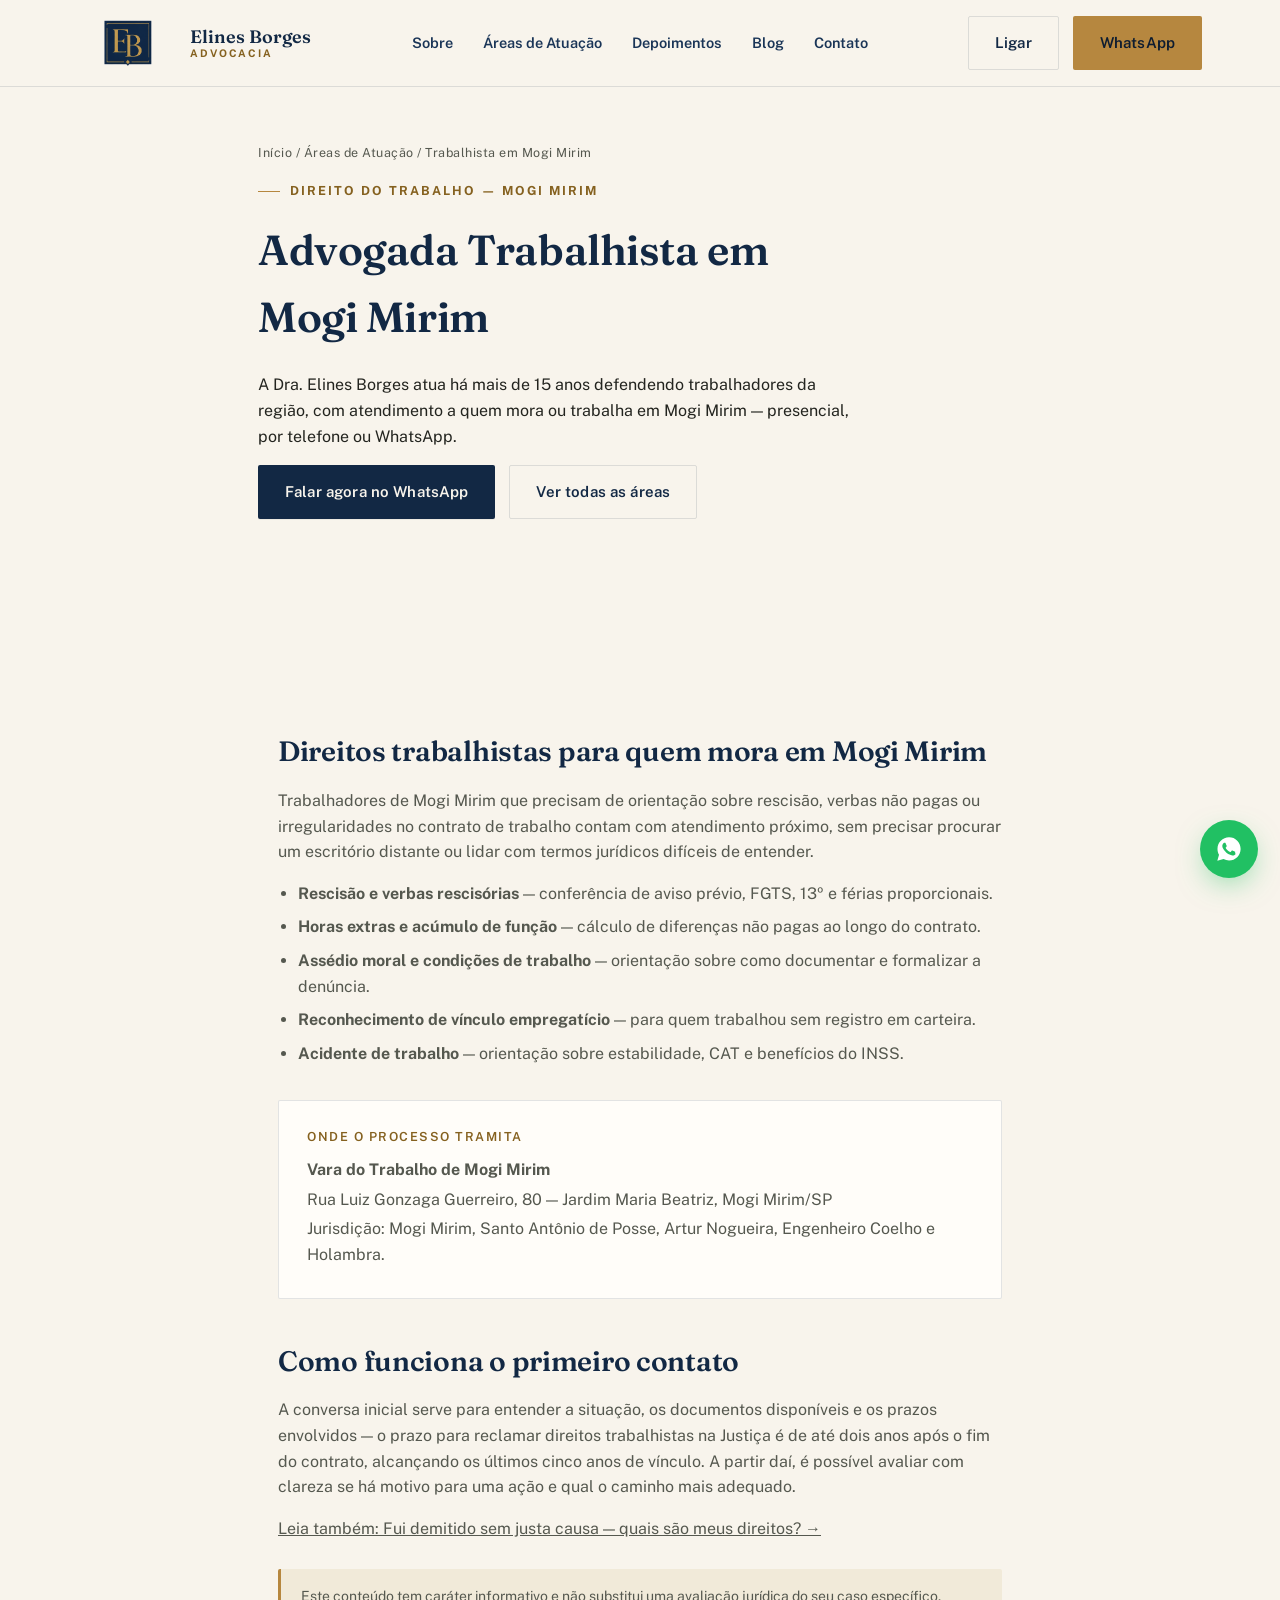
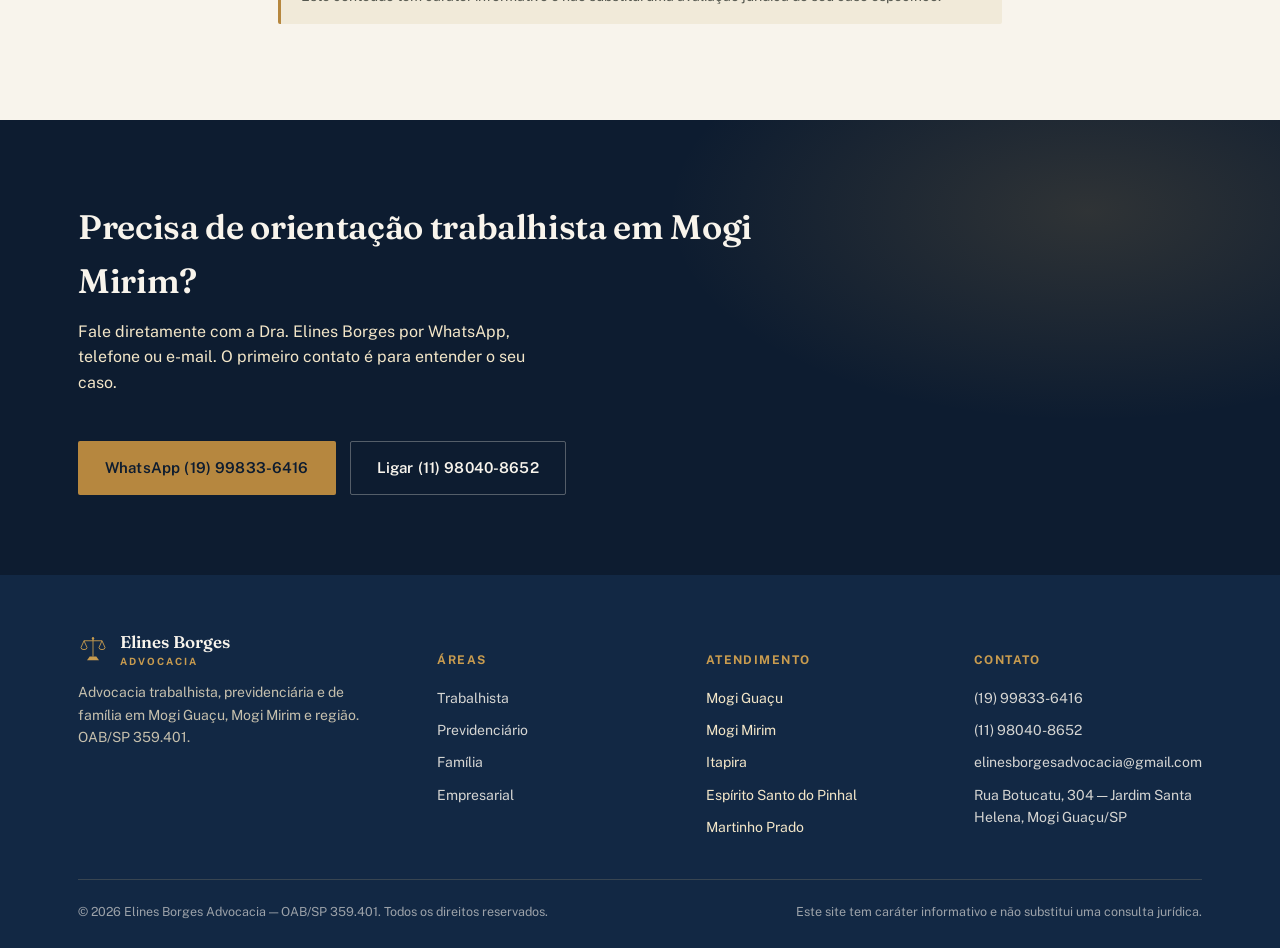
<file: advogado-trabalhista-mogi-mirim.html>
<!doctype html>
<html lang="pt-BR">
<head>
<meta charset="utf-8">
<!-- Google tag (gtag.js) -->
<script async src="https://www.googletagmanager.com/gtag/js?id=G-14Q4V2BP33"></script>
<script>
  window.dataLayer = window.dataLayer || [];
  function gtag(){dataLayer.push(arguments);}
  gtag('js', new Date());
  gtag('config', 'G-14Q4V2BP33');
</script>
<meta name="viewport" content="width=device-width, initial-scale=1">
<title>Advogada Trabalhista em Mogi Mirim | Elines Borges Advocacia</title>
<meta name="description" content="Advogada trabalhista atendendo Mogi Mirim: verbas rescisórias, horas extras, assédio moral e reconhecimento de vínculo. Mais de 15 anos de atuação, atendimento por WhatsApp ou presencial.">
<link rel="canonical" href="https://www.elinesborgesadvocacia.com.br/advogado-trabalhista-mogi-mirim.html">

<meta property="og:type" content="website">
<meta property="og:url" content="https://www.elinesborgesadvocacia.com.br/advogado-trabalhista-mogi-mirim.html">
<meta property="og:title" content="Advogada Trabalhista em Mogi Mirim | Elines Borges Advocacia">
<meta property="og:description" content="Verbas rescisórias, horas extras, assédio moral e vínculo empregatício. Atendimento a trabalhadores de Mogi Mirim, com processos acompanhados na própria Vara do Trabalho da cidade.">
<meta property="og:image" content="https://www.elinesborgesadvocacia.com.br/images/elines.jpg">
<meta property="og:locale" content="pt_BR">
<meta name="twitter:card" content="summary_large_image">

<link rel="icon" href="images/logo.png">
<link rel="preconnect" href="https://fonts.googleapis.com">
<link rel="preconnect" href="https://fonts.gstatic.com" crossorigin>
<link href="https://fonts.googleapis.com/css2?family=Fraunces:ital,opsz,wght@0,9..144,500;0,9..144,600;0,9..144,700;1,9..144,500&family=Public+Sans:wght@400;500;600;700;800&display=swap" rel="stylesheet">
<link rel="stylesheet" href="style.css">
<style>
  .page-hero{ padding: 56px 0 40px; }
  .page-hero .wrap{ max-width: 820px; }
  .breadcrumb{ font-family: var(--label); font-size:12.5px; letter-spacing:.04em; color: var(--ink-soft); margin-bottom:18px; }
  .breadcrumb a{ color: var(--ink-soft); text-decoration:none; }
  .breadcrumb a:hover{ color: var(--gold-700); }
  .local-box{
    background: var(--paper); border:1px solid var(--line); padding: 26px 28px;
    border-radius: var(--radius); margin: 34px 0;
  }
  .local-box h4{ font-family: var(--label); font-size:12.5px; letter-spacing:.12em; text-transform:uppercase; color: var(--gold-700); margin-bottom:10px; }
  .local-box p{ color: var(--ink-soft); font-size:15px; margin:4px 0; }
  .content-block{ max-width: 780px; }
  .content-block h2{ font-size: clamp(22px,2.8vw,28px); margin-top:40px; }
  .content-block p, .content-block li{ color: var(--ink-soft); font-size:16px; }
  .content-block ul{ padding-left:20px; }
  .content-block ul li{ margin-bottom:8px; }
  .disclaimer{
    background: var(--cream-2); border-left:3px solid var(--gold-600);
    padding: 16px 20px; font-size:14px; color: var(--ink-soft); margin-top:28px; border-radius: var(--radius);
  }
</style>

<script type="application/ld+json">
{
  "@context": "https://schema.org",
  "@type": "BreadcrumbList",
  "itemListElement": [
    {"@type": "ListItem", "position": 1, "name": "Início", "item": "https://www.elinesborgesadvocacia.com.br/"},
    {"@type": "ListItem", "position": 2, "name": "Advogada Trabalhista em Mogi Mirim", "item": "https://www.elinesborgesadvocacia.com.br/advogado-trabalhista-mogi-mirim.html"}
  ]
}
</script>
<script type="application/ld+json">
{
  "@context": "https://schema.org",
  "@type": ["Attorney", "LegalService"],
  "name": "Elines Borges Advocacia",
  "url": "https://www.elinesborgesadvocacia.com.br/advogado-trabalhista-mogi-mirim.html",
  "image": "https://www.elinesborgesadvocacia.com.br/images/elines.jpg",
  "telephone": ["+5519998336416", "+5511980408652"],
  "areaServed": {"@type": "City", "name": "Mogi Mirim"},
  "address": {
    "@type": "PostalAddress",
    "streetAddress": "Rua Botucatu, 304 - Jardim Santa Helena",
    "addressLocality": "Mogi Guaçu",
    "addressRegion": "SP",
    "postalCode": "13845-322",
    "addressCountry": "BR"
  },
  "founder": {
    "@type": "Person",
    "name": "Elines Borges",
    "jobTitle": "Advogada — OAB/SP 359.401"
  },
  "knowsAbout": ["Direito Trabalhista"]
}
</script>
<script type="application/ld+json">
{
  "@context": "https://schema.org",
  "@type": "FAQPage",
  "mainEntity": [
    {
      "@type": "Question",
      "name": "Preciso ir até Mogi Guaçu para ser atendida?",
      "acceptedAnswer": {
        "@type": "Answer",
        "text": "Não necessariamente. O primeiro contato e boa parte da orientação podem ser feitos por WhatsApp ou videochamada. Reuniões presenciais e audiências, quando necessárias, são combinadas conforme a fase do processo."
      }
    },
    {
      "@type": "Question",
      "name": "Onde tramita um processo trabalhista de quem mora em Mogi Mirim?",
      "acceptedAnswer": {
        "@type": "Answer",
        "text": "Em regra, na Vara do Trabalho de Mogi Mirim, que tem sede na própria cidade e jurisdição sobre Mogi Mirim e municípios vizinhos como Santo Antônio de Posse, Artur Nogueira, Engenheiro Coelho e Holambra."
      }
    }
  ]
}
</script>
</head>
<body>

<header class="site">
  <nav class="nav">
    <a href="index.html" class="brand">
      <img src="images/logo-emblem.png" alt="Elines Borges Advocacia" style="height:46px;width:auto;">
      <span class="brand-word">Elines Borges<small>ADVOCACIA</small></span>
    </a>
    <ul class="nav-links" id="navLinks">
      <li><a href="index.html#sobre">Sobre</a></li>
      <li><a href="index.html#areas">Áreas de Atuação</a></li>
      <li><a href="index.html#depoimentos">Depoimentos</a></li>
      <li><a href="blog.html">Blog</a></li>
      <li><a href="index.html#contato">Contato</a></li>
    </ul>
    <div class="nav-cta">
      <a href="index.html#contato" class="btn btn-ghost">Ligar</a>
      <a href="https://wa.me/5519998336416?text=Ol%C3%A1%2C%20vim%20pelo%20site%20e%20gostaria%20de%20uma%20orienta%C3%A7%C3%A3o." class="btn btn-gold" target="_blank" rel="noopener">
        WhatsApp
      </a>
      <button class="nav-toggle" id="navToggle" aria-label="Abrir menu" aria-expanded="false">
        <svg width="20" height="20" viewBox="0 0 24 24" fill="none" stroke="currentColor" stroke-width="2"><line x1="3" y1="6" x2="21" y2="6"/><line x1="3" y1="12" x2="21" y2="12"/><line x1="3" y1="18" x2="21" y2="18"/></svg>
      </button>
    </div>
  </nav>
</header>

<main>

<section class="page-hero">
  <div class="wrap">
    <p class="breadcrumb"><a href="index.html">Início</a> / <a href="index.html#areas">Áreas de Atuação</a> / Trabalhista em Mogi Mirim</p>
    <p class="eyebrow">Direito do Trabalho — Mogi Mirim</p>
    <h1 style="font-size:clamp(30px,4vw,42px); max-width:20ch;">Advogada Trabalhista em Mogi Mirim</h1>
    <p class="lede" style="max-width:60ch;">A Dra. Elines Borges atua há mais de 15 anos defendendo trabalhadores da região, com atendimento a quem mora ou trabalha em Mogi Mirim — presencial, por telefone ou WhatsApp.</p>
    <div class="hero-actions">
      <a href="https://wa.me/5519998336416?text=Ol%C3%A1%2C%20sou%20de%20Mogi%20Mirim%20e%20gostaria%20de%20uma%20orienta%C3%A7%C3%A3o%20trabalhista." class="btn btn-primary" target="_blank" rel="noopener">Falar agora no WhatsApp</a>
      <a href="index.html#areas" class="btn btn-ghost">Ver todas as áreas</a>
    </div>
  </div>
</section>

<section>
  <div class="wrap content-block">
    <h2>Direitos trabalhistas para quem mora em Mogi Mirim</h2>
    <p>Trabalhadores de Mogi Mirim que precisam de orientação sobre rescisão, verbas não pagas ou irregularidades no contrato de trabalho contam com atendimento próximo, sem precisar procurar um escritório distante ou lidar com termos jurídicos difíceis de entender.</p>
    <ul>
      <li><strong>Rescisão e verbas rescisórias</strong> — conferência de aviso prévio, FGTS, 13º e férias proporcionais.</li>
      <li><strong>Horas extras e acúmulo de função</strong> — cálculo de diferenças não pagas ao longo do contrato.</li>
      <li><strong>Assédio moral e condições de trabalho</strong> — orientação sobre como documentar e formalizar a denúncia.</li>
      <li><strong>Reconhecimento de vínculo empregatício</strong> — para quem trabalhou sem registro em carteira.</li>
      <li><strong>Acidente de trabalho</strong> — orientação sobre estabilidade, CAT e benefícios do INSS.</li>
    </ul>

    <div class="local-box">
      <h4>Onde o processo tramita</h4>
      <p><strong>Vara do Trabalho de Mogi Mirim</strong></p>
      <p>Rua Luiz Gonzaga Guerreiro, 80 — Jardim Maria Beatriz, Mogi Mirim/SP</p>
      <p>Jurisdição: Mogi Mirim, Santo Antônio de Posse, Artur Nogueira, Engenheiro Coelho e Holambra.</p>
    </div>

    <h2>Como funciona o primeiro contato</h2>
    <p>A conversa inicial serve para entender a situação, os documentos disponíveis e os prazos envolvidos — o prazo para reclamar direitos trabalhistas na Justiça é de até dois anos após o fim do contrato, alcançando os últimos cinco anos de vínculo. A partir daí, é possível avaliar com clareza se há motivo para uma ação e qual o caminho mais adequado.</p>

    <p><a href="blog.html#demissao-sem-justa-causa">Leia também: Fui demitido sem justa causa — quais são meus direitos? →</a></p>

    <div class="disclaimer">Este conteúdo tem caráter informativo e não substitui uma avaliação jurídica do seu caso específico.</div>
  </div>
</section>

<section class="cta-band" id="contato">
  <div class="wrap">
    <div>
      <h2>Precisa de orientação trabalhista em Mogi Mirim?</h2>
      <p>Fale diretamente com a Dra. Elines Borges por WhatsApp, telefone ou e-mail. O primeiro contato é para entender o seu caso.</p>
    </div>
    <div class="actions">
      <a href="https://wa.me/5519998336416?text=Ol%C3%A1%2C%20sou%20de%20Mogi%20Mirim%20e%20gostaria%20de%20uma%20orienta%C3%A7%C3%A3o%20trabalhista." class="btn btn-gold" target="_blank" rel="noopener">WhatsApp (19) 99833-6416</a>
      <a href="tel:+5511980408652" class="btn btn-ghost" style="border-color:rgba(248,244,236,.3); color:#f8f4ec;">Ligar (11) 98040-8652</a>
    </div>
  </div>
</section>

</main>

<footer class="site">
  <div class="wrap">
    <div class="footer-grid">
      <div>
        <div class="footer-brand">
          <svg width="30" height="30" viewBox="0 0 200 200" fill="none" stroke="#c99c4f" stroke-width="6">
            <line x1="100" y1="20" x2="100" y2="150"/>
            <line x1="40" y1="45" x2="160" y2="45"/>
            <circle cx="100" cy="30" r="8" fill="#c99c4f" stroke="none"/>
            <path d="M40 45 L20 90 a20 14 0 0 0 40 0 Z"/>
            <path d="M160 45 L140 90 a20 14 0 0 0 40 0 Z"/>
            <path d="M60 175 h80 l-18 -25 h-44 Z" fill="#c99c4f" stroke="none"/>
          </svg>
          <span class="footer-wordmark">Elines Borges<br><small>ADVOCACIA</small></span>
        </div>
        <p style="opacity:.8; max-width:32ch;">Advocacia trabalhista, previdenciária e de família em Mogi Guaçu, Mogi Mirim e região. OAB/SP 359.401.</p>
      </div>
      <div>
        <h5>Áreas</h5>
        <ul>
          <li><a href="index.html#areas">Trabalhista</a></li>
          <li><a href="index.html#areas">Previdenciário</a></li>
          <li><a href="index.html#areas">Família</a></li>
          <li><a href="index.html#areas">Empresarial</a></li>
        </ul>
      </div>
      <div>
        <h5>Atendimento</h5>
        <ul>
          <li>Mogi Guaçu</li>
          <li>Mogi Mirim</li>
          <li>Itapira</li>
          <li>Espírito Santo do Pinhal</li>
          <li>Martinho Prado</li>
        </ul>
      </div>
      <div>
        <h5>Contato</h5>
        <ul>
          <li><a href="https://wa.me/5519998336416" target="_blank" rel="noopener">(19) 99833-6416</a></li>
          <li><a href="tel:+5511980408652">(11) 98040-8652</a></li>
          <li><a href="mailto:elinesborgesadvocacia@gmail.com">elinesborgesadvocacia@gmail.com</a></li>
          <li><a href="https://www.google.com/maps/place/Elines+Borges+Advocacia/@-22.35437,-46.9528949,17z/data=!3m1!4b1!4m6!3m5!1s0x94c8579baa0eb065:0x142b992650841ba8!8m2!3d-22.35437!4d-46.9528949!16s%2Fg%2F11xdgw1fp2" target="_blank" rel="noopener">Rua Botucatu, 304 — Jardim Santa Helena, Mogi Guaçu/SP</a></li>
        </ul>
      </div>
    </div>
    <div class="footer-bottom">
      <span>© <span id="year"></span> Elines Borges Advocacia — OAB/SP 359.401. Todos os direitos reservados.</span>
      <span>Este site tem caráter informativo e não substitui uma consulta jurídica.</span>
    </div>
  </div>
</footer>

<a class="wa-float" href="https://wa.me/5519998336416?text=Ol%C3%A1%2C%20vim%20pelo%20site%20e%20gostaria%20de%20uma%20orienta%C3%A7%C3%A3o." target="_blank" rel="noopener" aria-label="Falar no WhatsApp">
  <svg viewBox="0 0 24 24" fill="#fff"><path d="M12.04 2C6.58 2 2.13 6.45 2.13 11.91c0 1.75.46 3.45 1.32 4.95L2 22l5.29-1.39a9.9 9.9 0 0 0 4.75 1.21h.01c5.46 0 9.91-4.45 9.91-9.91 0-2.65-1.03-5.14-2.9-7.01A9.86 9.86 0 0 0 12.04 2zm5.79 14.14c-.24.68-1.19 1.25-1.95 1.41-.52.11-1.2.2-3.48-.75-2.92-1.21-4.8-4.17-4.95-4.36-.14-.2-1.18-1.57-1.18-3 0-1.42.75-2.12 1.02-2.41.24-.26.55-.35.73-.35h.5c.16 0 .38-.03.58.44.24.57.8 1.97.87 2.11.07.14.11.3.02.49-.09.19-.14.3-.28.46-.14.16-.29.36-.42.48-.14.13-.28.28-.13.55.16.28.72 1.19 1.55 1.93 1.06.95 1.95 1.24 2.23 1.38.28.14.44.12.6-.07.16-.19.68-.79.87-1.06.18-.28.36-.23.6-.14.24.09 1.53.72 1.79.85.26.14.44.2.5.32.06.11.06.65-.18 1.32z"/></svg>
</a>

<script>
  document.getElementById('year').textContent = new Date().getFullYear();
  const toggle = document.getElementById('navToggle');
  const links = document.getElementById('navLinks');
  toggle.addEventListener('click', () => {
    const open = links.classList.toggle('open');
    toggle.setAttribute('aria-expanded', open);
  });
  links.querySelectorAll('a').forEach(a => a.addEventListener('click', () => {
    links.classList.remove('open');
    toggle.setAttribute('aria-expanded', false);
  }));
</script>
</body>
</html>
</file>
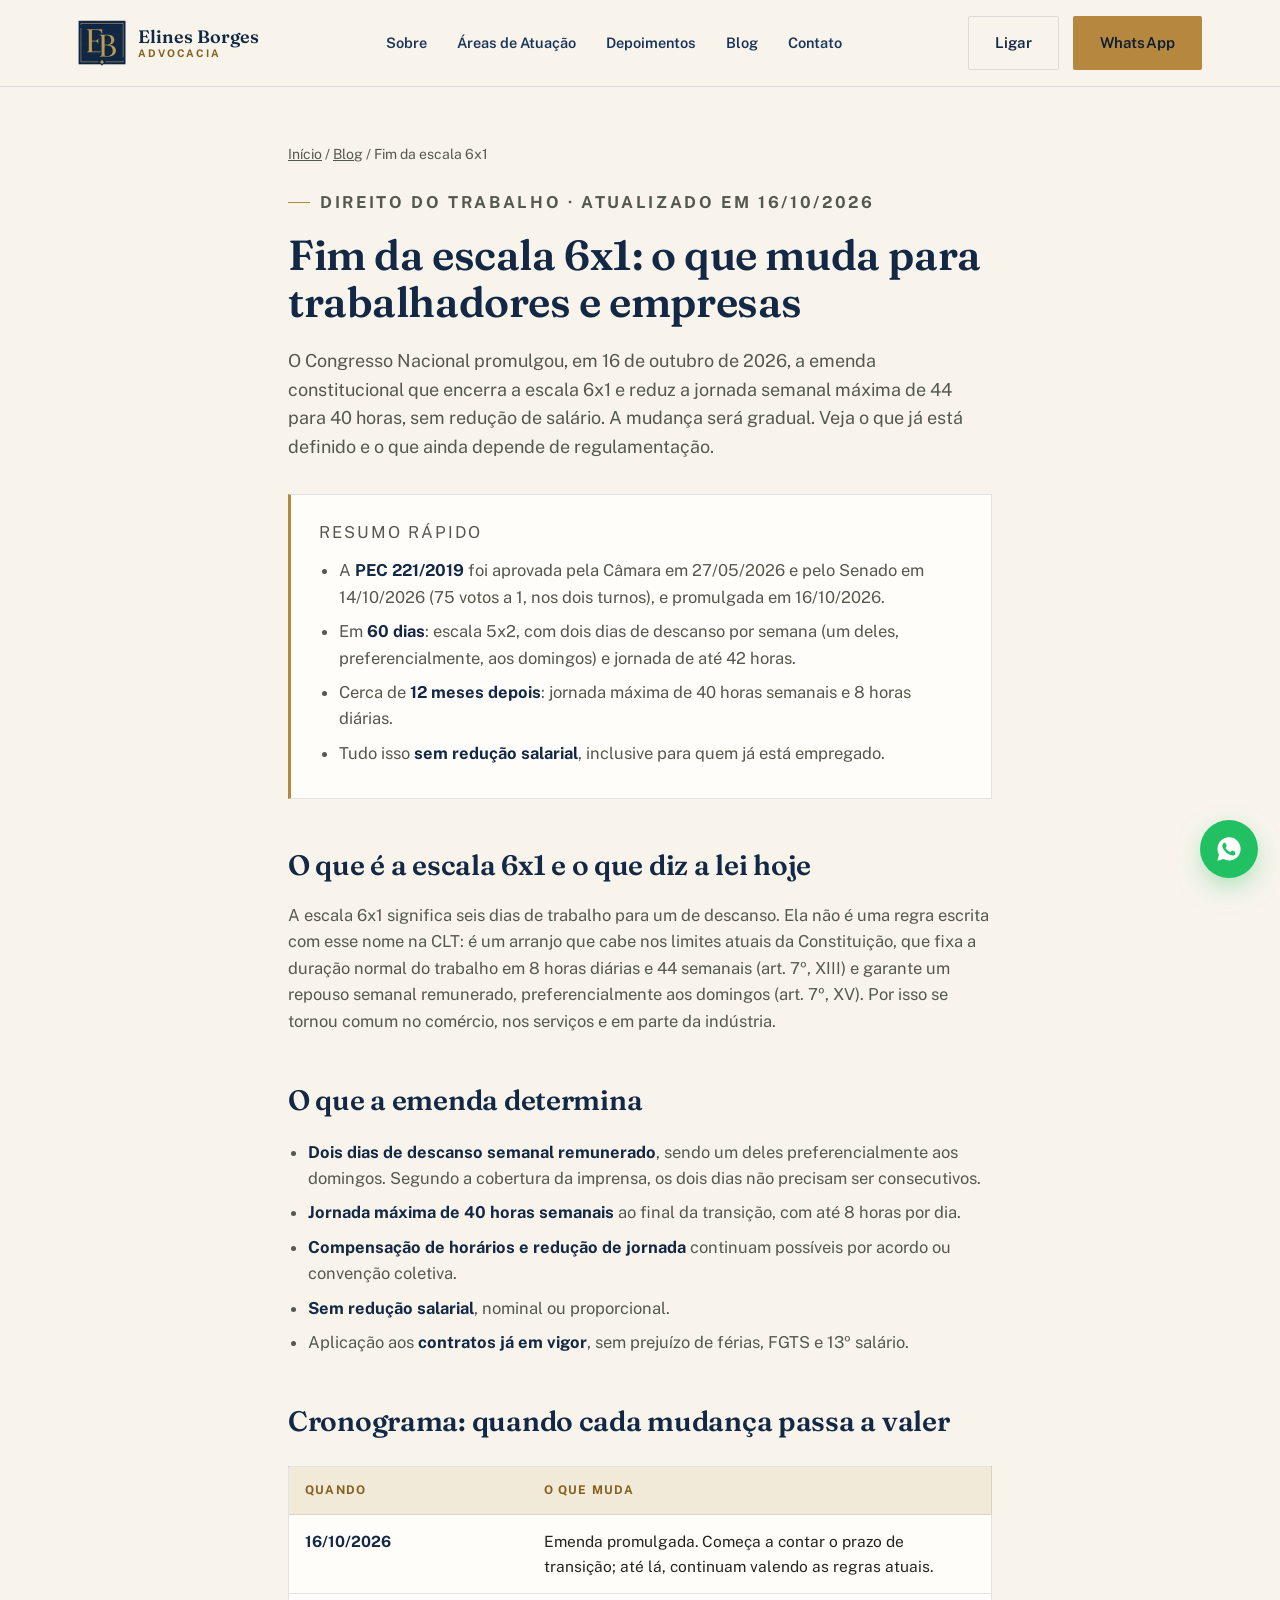
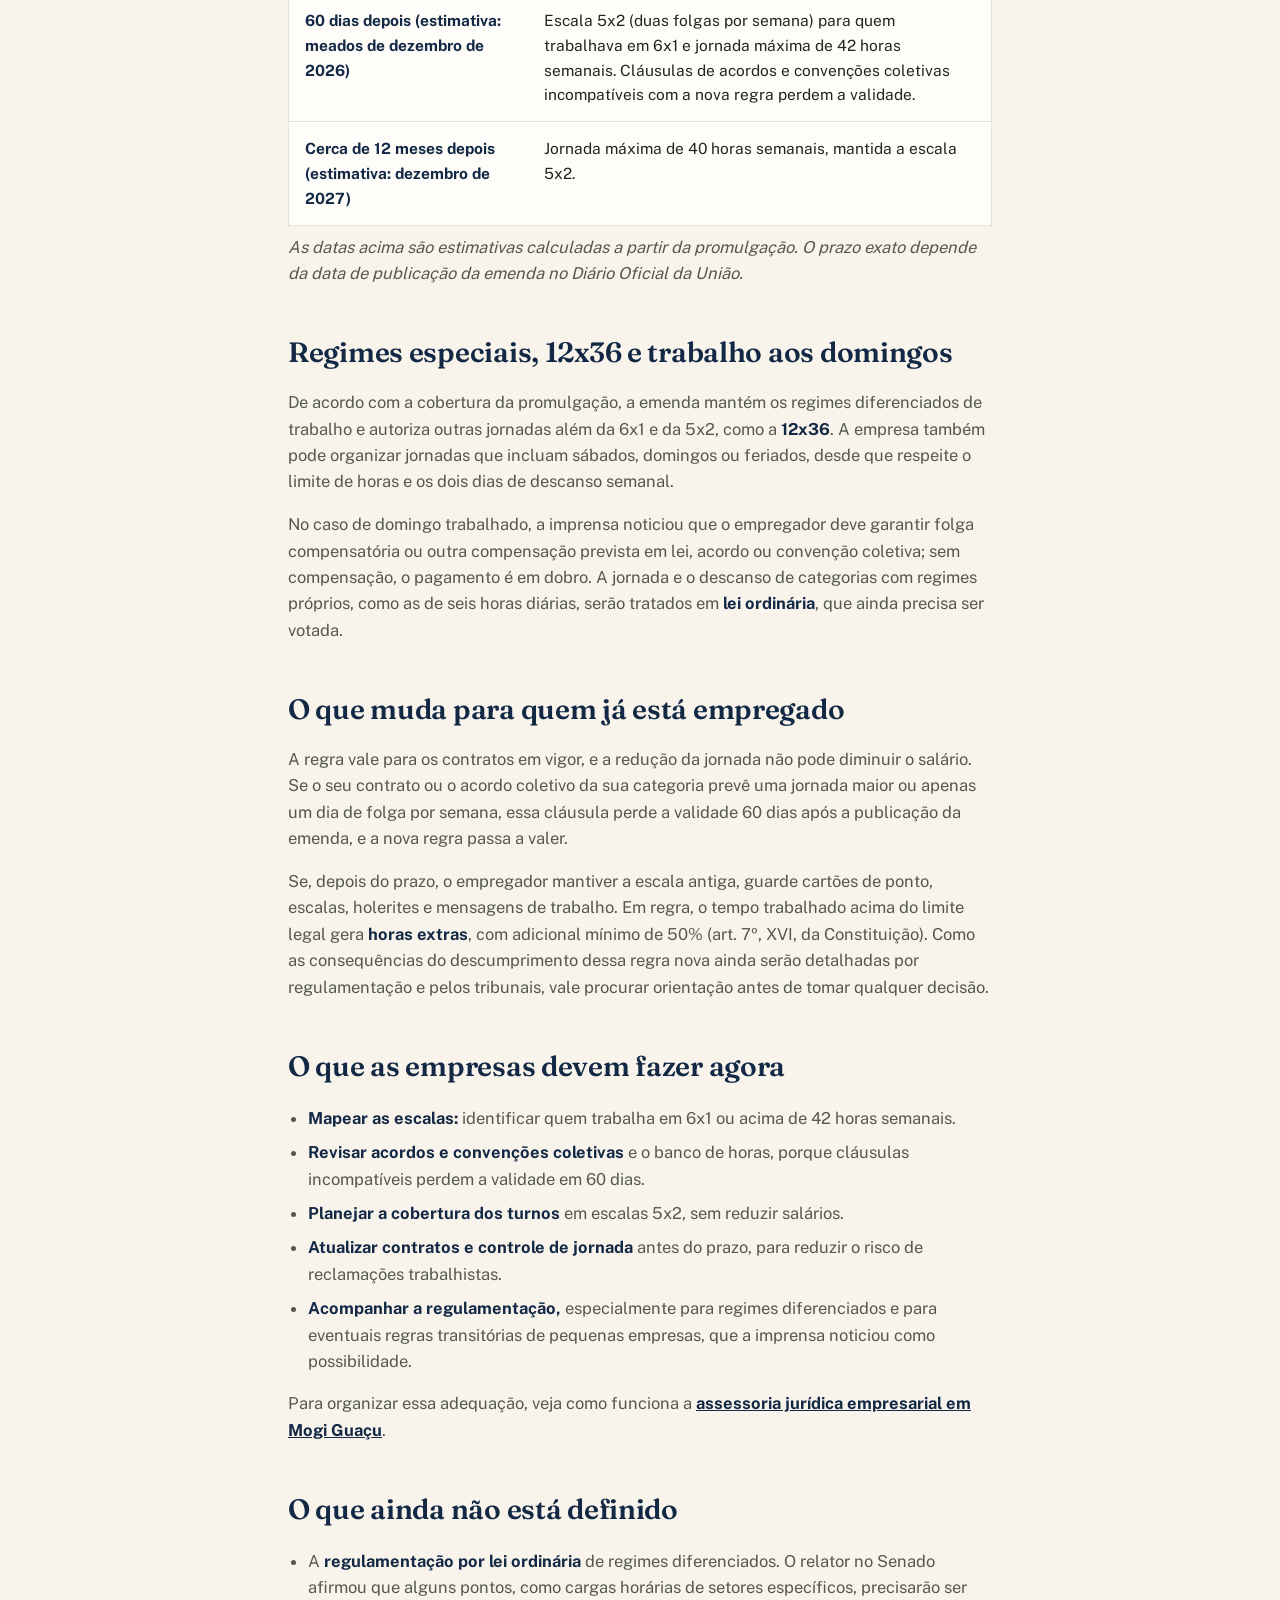
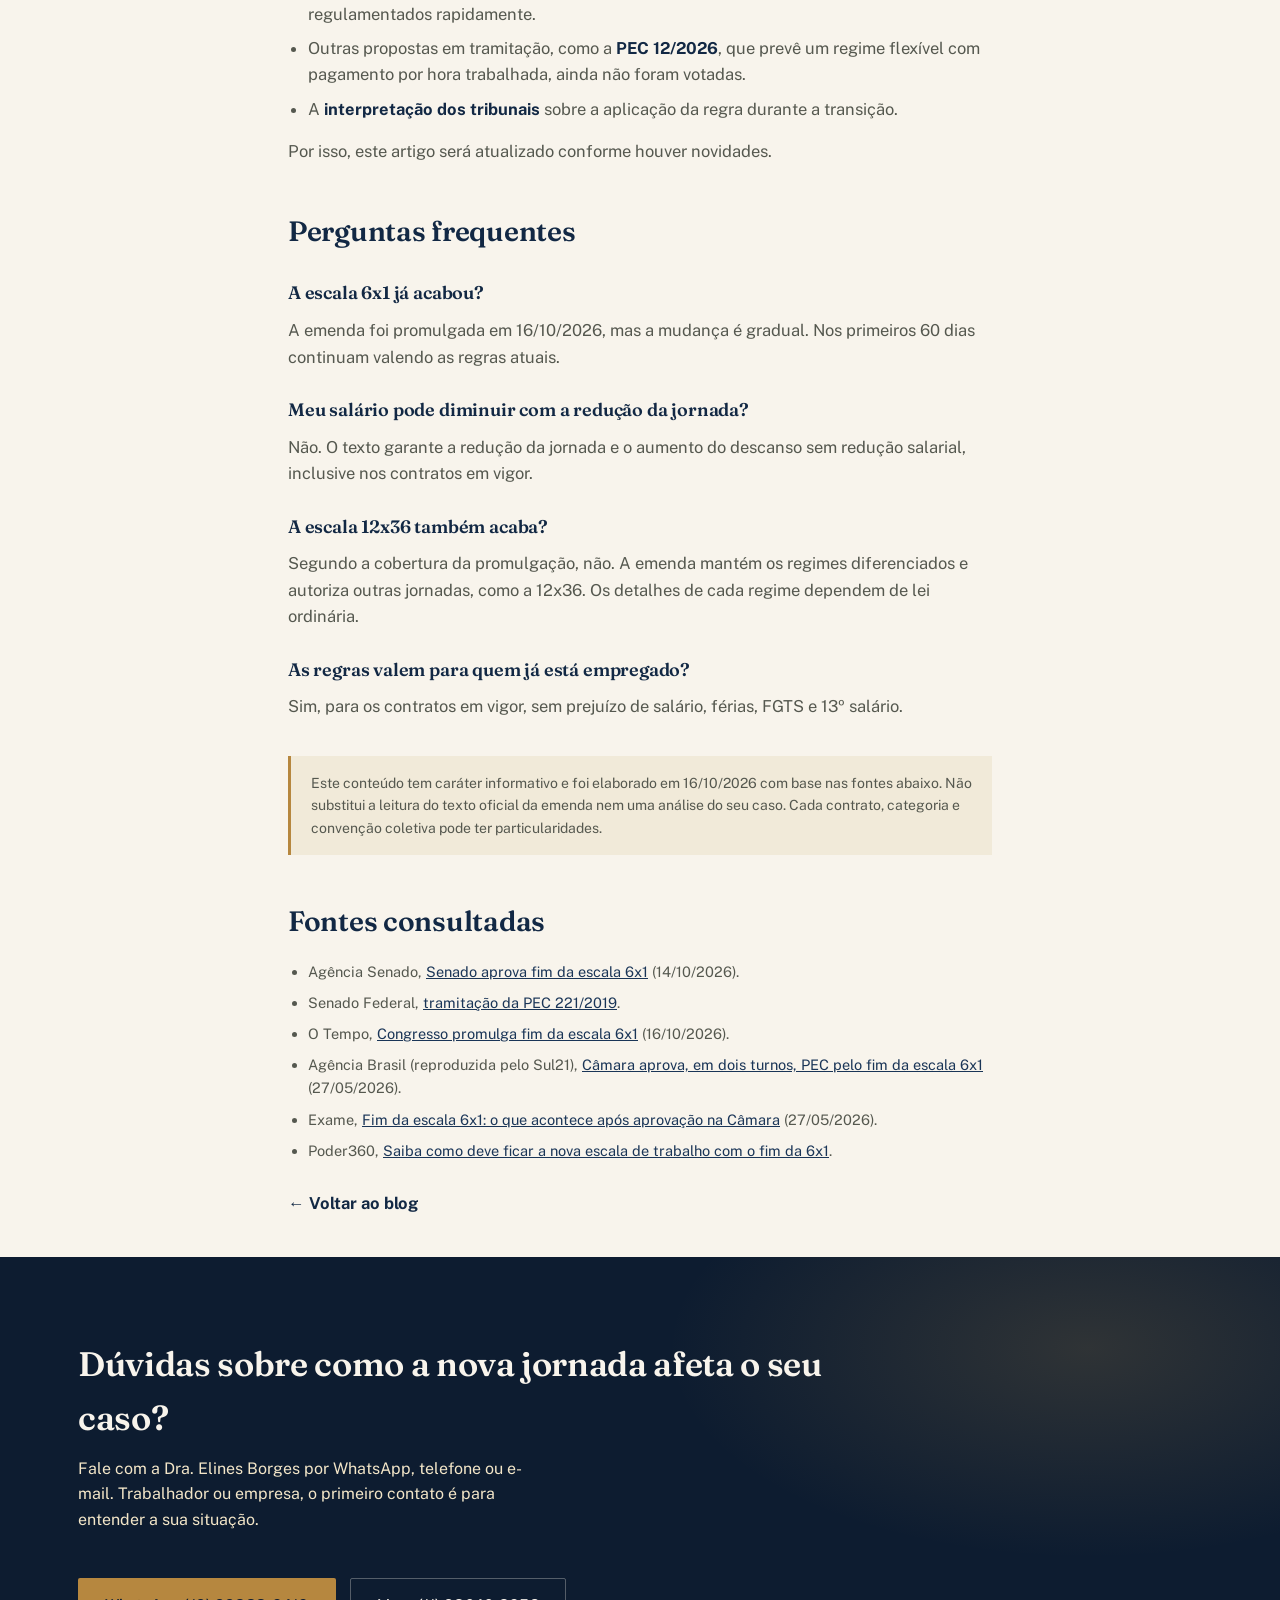
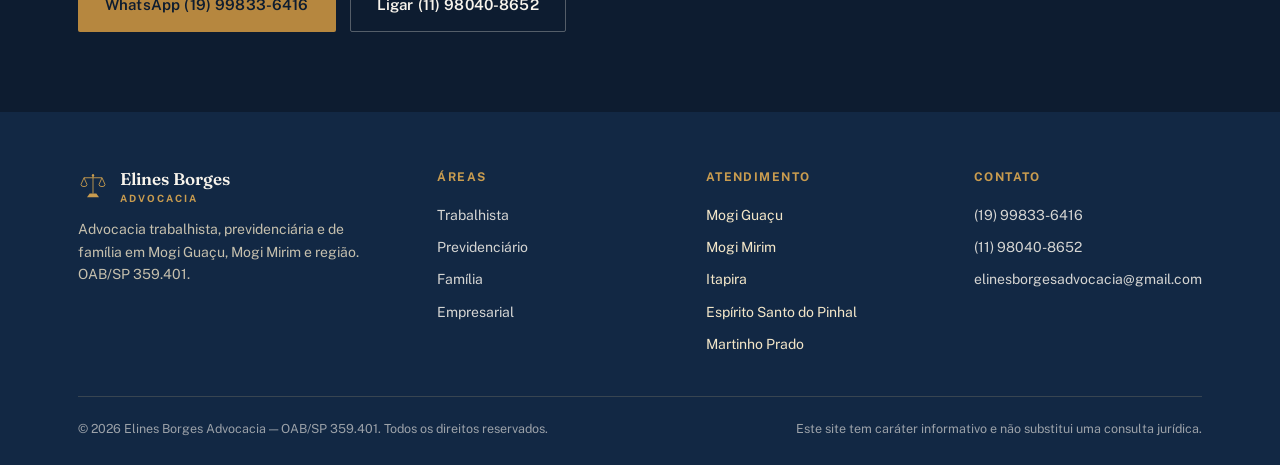
<file: fim-da-escala-6x1-o-que-muda.html>
<!doctype html>
<html lang="pt-BR">
<head>
<meta charset="utf-8">
<script>
  /* GA4 carregado após a página ficar pronta, para não atrasar a abertura */
  (function(){var s=false;function l(){if(s)return;s=true;var e=document.createElement("script");e.async=true;e.src="https://www.googletagmanager.com/gtag/js?id=G-14Q4V2BP33";document.head.appendChild(e);}
  window.addEventListener("load",function(){setTimeout(l,1500);});
  ["scroll","click","touchstart","keydown"].forEach(function(t){window.addEventListener(t,l,{once:true,passive:true});});})();
</script>
<script>
  window.dataLayer = window.dataLayer || [];
  function gtag(){dataLayer.push(arguments);}
  gtag('js', new Date());
  gtag('config', 'G-14Q4V2BP33');
</script>
<meta name="viewport" content="width=device-width, initial-scale=1">
<title>Fim da escala 6x1: o que muda para trabalhadores e empresas | Elines Borges Advocacia</title>
<meta name="description" content="A emenda que acaba com a escala 6x1 foi promulgada em 16/10/2026. Veja o que muda na jornada, nas folgas e nos prazos de transição, com base em fontes oficiais.">
<link rel="canonical" href="https://www.elinesborgesadvocacia.com.br/fim-da-escala-6x1-o-que-muda.html">

<meta property="og:type" content="article">
<meta property="og:url" content="https://www.elinesborgesadvocacia.com.br/fim-da-escala-6x1-o-que-muda.html">
<meta property="og:title" content="Fim da escala 6x1: o que muda para trabalhadores e empresas">
<meta property="og:description" content="Promulgada em 16/10/2026, a emenda garante dois dias de descanso por semana e reduz a jornada de 44 para 40 horas, sem redução salarial. Veja o cronograma.">
<meta property="og:image" content="https://www.elinesborgesadvocacia.com.br/images/elines.jpg">
<meta property="og:locale" content="pt_BR">
<meta name="twitter:card" content="summary_large_image">

<link rel="icon" href="images/logo.png">
<link rel="preload" href="images/public-sans-latin-wght-normal.woff2" as="font" type="font/woff2" crossorigin>
<link rel="preload" href="images/fraunces-latin-600-normal.woff2" as="font" type="font/woff2" crossorigin>
<link rel="stylesheet" href="style.css">

<script type="application/ld+json">
{
  "@context": "https://schema.org",
  "@type": "Article",
  "headline": "Fim da escala 6x1: o que muda para trabalhadores e empresas",
  "description": "A emenda que acaba com a escala 6x1 foi promulgada em 16/10/2026. Veja o que muda na jornada, nas folgas e nos prazos de transição.",
  "datePublished": "2026-10-16",
  "dateModified": "2026-10-16",
  "inLanguage": "pt-BR",
  "mainEntityOfPage": "https://www.elinesborgesadvocacia.com.br/fim-da-escala-6x1-o-que-muda.html",
  "image": "https://www.elinesborgesadvocacia.com.br/images/elines.jpg",
  "author": {"@type": "Person", "name": "Elines Borges", "jobTitle": "Advogada — OAB/SP 359.401"},
  "publisher": {
    "@type": "Organization",
    "name": "Elines Borges Advocacia",
    "logo": {"@type": "ImageObject", "url": "https://www.elinesborgesadvocacia.com.br/images/logo.png"}
  }
}
</script>
<script type="application/ld+json">
{
  "@context": "https://schema.org",
  "@type": "FAQPage",
  "mainEntity": [
    {"@type": "Question", "name": "A escala 6x1 já acabou?", "acceptedAnswer": {"@type": "Answer", "text": "A emenda constitucional foi promulgada em 16 de outubro de 2026, mas a mudança é gradual: as regras atuais seguem valendo durante os primeiros 60 dias, e só depois a escala 5x2 e a jornada de 42 horas passam a ser obrigatórias."}},
    {"@type": "Question", "name": "Meu salário pode diminuir com a redução da jornada?", "acceptedAnswer": {"@type": "Answer", "text": "Não. O texto aprovado garante que a redução da jornada e a ampliação do descanso ocorram sem redução salarial, inclusive para contratos de trabalho já em vigor."}},
    {"@type": "Question", "name": "A escala 12x36 também acaba?", "acceptedAnswer": {"@type": "Answer", "text": "Segundo a cobertura da promulgação, a emenda mantém os regimes diferenciados de trabalho e autoriza outras jornadas além da 6x1 e da 5x2, como a 12x36. Detalhes de regimes específicos devem ser tratados em lei ordinária."}},
    {"@type": "Question", "name": "As novas regras valem para quem já está empregado?", "acceptedAnswer": {"@type": "Answer", "text": "Sim. A emenda se aplica aos contratos de trabalho em vigor, sem prejuízo de salário, férias, FGTS e 13º salário."}}
  ]
}
</script>
</head>
<body>

<header class="site">
  <nav class="nav">
    <a href="index.html" class="brand">
      <img src="images/logo-emblem.webp" alt="Elines Borges Advocacia" width="48" height="46" style="height:46px;width:auto;">
      <span class="brand-word">Elines Borges<small>ADVOCACIA</small></span>
    </a>
    <ul class="nav-links" id="navLinks">
      <li><a href="index.html#sobre">Sobre</a></li>
      <li><a href="index.html#areas">Áreas de Atuação</a></li>
      <li><a href="index.html#depoimentos">Depoimentos</a></li>
      <li><a href="blog.html">Blog</a></li>
      <li><a href="index.html#contato">Contato</a></li>
    </ul>
    <div class="nav-cta">
      <a href="index.html#contato" class="btn btn-ghost">Ligar</a>
      <a href="https://wa.me/5519998336416?text=Ol%C3%A1%2C%20li%20o%20artigo%20sobre%20o%20fim%20da%20escala%206x1%20e%20gostaria%20de%20uma%20orienta%C3%A7%C3%A3o." class="btn btn-gold" target="_blank" rel="noopener">WhatsApp</a>
      <button class="nav-toggle" id="navToggle" aria-label="Abrir menu" aria-expanded="false">
        <svg width="20" height="20" viewBox="0 0 24 24" fill="none" stroke="currentColor" stroke-width="2"><line x1="3" y1="6" x2="21" y2="6"/><line x1="3" y1="12" x2="21" y2="12"/><line x1="3" y1="18" x2="21" y2="18"/></svg>
      </button>
    </div>
  </nav>
</header>

<style>
  .art{ max-width:760px; margin:0 auto; }
  .art h2{ font-size:clamp(22px,2.6vw,28px); margin-top:44px; scroll-margin-top:100px; }
  .art h3{ font-size:18px; margin-top:26px; }
  .art p, .art li{ color:var(--ink-soft); font-size:16.5px; }
  .art ul{ padding-left:20px; }
  .art li{ margin-bottom:8px; }
  .art strong{ color:var(--navy-900); }
  .resumo{ background:var(--paper); border:1px solid var(--line); border-left:3px solid var(--gold-600); padding:24px 28px; margin:32px 0; }
  .resumo-t{ font-family:var(--label); font-size:12.5px; letter-spacing:.12em; text-transform:uppercase; color:var(--gold-700); margin:0 0 12px; }
  .resumo ul{ margin:0; }
  .cron{ width:100%; border-collapse:collapse; margin:22px 0 8px; background:var(--paper); border:1px solid var(--line); }
  .cron th, .cron td{ text-align:left; padding:14px 16px; border-bottom:1px solid var(--line); vertical-align:top; font-size:15.5px; }
  .cron th{ font-family:var(--label); font-size:12px; letter-spacing:.1em; text-transform:uppercase; color:var(--gold-700); background:var(--cream-2); }
  .cron td:first-child{ font-weight:700; color:var(--navy-900); width:34%; }
  .cron tr:last-child td{ border-bottom:none; }
  .nota{ font-size:14px; font-style:italic; color:var(--ink-soft); }
  .aviso{ background:var(--cream-2); border-left:3px solid var(--gold-600); padding:16px 20px; font-size:14px; color:var(--ink-soft); margin-top:36px; }
  .fontes li{ font-size:14.5px; }
  .fontes a{ color:var(--navy-800); }
  @media (max-width:600px){ .cron td:first-child{ width:auto; } }
</style>

<main>
<section style="padding:56px 0 24px;">
  <div class="wrap art">
    <p style="font-size:14px; color:var(--ink-soft); margin-bottom:24px;">
      <a href="index.html" style="color:inherit;">Início</a> / <a href="blog.html" style="color:inherit;">Blog</a> / Fim da escala 6x1
    </p>
    <p class="eyebrow">Direito do Trabalho · Atualizado em 16/10/2026</p>
    <h1 style="font-size:clamp(30px,4.4vw,42px); line-height:1.12;">Fim da escala 6x1: o que muda para trabalhadores e empresas</h1>
    <p style="font-size:18px; color:var(--ink-soft);">O Congresso Nacional promulgou, em 16 de outubro de 2026, a emenda constitucional que encerra a escala 6x1 e reduz a jornada semanal máxima de 44 para 40 horas, sem redução de salário. A mudança será gradual. Veja o que já está definido e o que ainda depende de regulamentação.</p>

    <div class="resumo">
      <p class="resumo-t">Resumo rápido</p>
      <ul>
        <li>A <strong>PEC 221/2019</strong> foi aprovada pela Câmara em 27/05/2026 e pelo Senado em 14/10/2026 (75 votos a 1, nos dois turnos), e promulgada em 16/10/2026.</li>
        <li>Em <strong>60 dias</strong>: escala 5x2, com dois dias de descanso por semana (um deles, preferencialmente, aos domingos) e jornada de até 42 horas.</li>
        <li>Cerca de <strong>12 meses depois</strong>: jornada máxima de 40 horas semanais e 8 horas diárias.</li>
        <li>Tudo isso <strong>sem redução salarial</strong>, inclusive para quem já está empregado.</li>
      </ul>
    </div>

    <h2>O que é a escala 6x1 e o que diz a lei hoje</h2>
    <p>A escala 6x1 significa seis dias de trabalho para um de descanso. Ela não é uma regra escrita com esse nome na CLT: é um arranjo que cabe nos limites atuais da Constituição, que fixa a duração normal do trabalho em 8 horas diárias e 44 semanais (art. 7º, XIII) e garante um repouso semanal remunerado, preferencialmente aos domingos (art. 7º, XV). Por isso se tornou comum no comércio, nos serviços e em parte da indústria.</p>

    <h2>O que a emenda determina</h2>
    <ul>
      <li><strong>Dois dias de descanso semanal remunerado</strong>, sendo um deles preferencialmente aos domingos. Segundo a cobertura da imprensa, os dois dias não precisam ser consecutivos.</li>
      <li><strong>Jornada máxima de 40 horas semanais</strong> ao final da transição, com até 8 horas por dia.</li>
      <li><strong>Compensação de horários e redução de jornada</strong> continuam possíveis por acordo ou convenção coletiva.</li>
      <li><strong>Sem redução salarial</strong>, nominal ou proporcional.</li>
      <li>Aplicação aos <strong>contratos já em vigor</strong>, sem prejuízo de férias, FGTS e 13º salário.</li>
    </ul>

    <h2>Cronograma: quando cada mudança passa a valer</h2>
    <table class="cron">
      <thead><tr><th>Quando</th><th>O que muda</th></tr></thead>
      <tbody>
        <tr><td>16/10/2026</td><td>Emenda promulgada. Começa a contar o prazo de transição; até lá, continuam valendo as regras atuais.</td></tr>
        <tr><td>60 dias depois (estimativa: meados de dezembro de 2026)</td><td>Escala 5x2 (duas folgas por semana) para quem trabalhava em 6x1 e jornada máxima de 42 horas semanais. Cláusulas de acordos e convenções coletivas incompatíveis com a nova regra perdem a validade.</td></tr>
        <tr><td>Cerca de 12 meses depois (estimativa: dezembro de 2027)</td><td>Jornada máxima de 40 horas semanais, mantida a escala 5x2.</td></tr>
      </tbody>
    </table>
    <p class="nota">As datas acima são estimativas calculadas a partir da promulgação. O prazo exato depende da data de publicação da emenda no Diário Oficial da União.</p>

    <h2>Regimes especiais, 12x36 e trabalho aos domingos</h2>
    <p>De acordo com a cobertura da promulgação, a emenda mantém os regimes diferenciados de trabalho e autoriza outras jornadas além da 6x1 e da 5x2, como a <strong>12x36</strong>. A empresa também pode organizar jornadas que incluam sábados, domingos ou feriados, desde que respeite o limite de horas e os dois dias de descanso semanal.</p>
    <p>No caso de domingo trabalhado, a imprensa noticiou que o empregador deve garantir folga compensatória ou outra compensação prevista em lei, acordo ou convenção coletiva; sem compensação, o pagamento é em dobro. A jornada e o descanso de categorias com regimes próprios, como as de seis horas diárias, serão tratados em <strong>lei ordinária</strong>, que ainda precisa ser votada.</p>

    <h2>O que muda para quem já está empregado</h2>
    <p>A regra vale para os contratos em vigor, e a redução da jornada não pode diminuir o salário. Se o seu contrato ou o acordo coletivo da sua categoria prevê uma jornada maior ou apenas um dia de folga por semana, essa cláusula perde a validade 60 dias após a publicação da emenda, e a nova regra passa a valer.</p>
    <p>Se, depois do prazo, o empregador mantiver a escala antiga, guarde cartões de ponto, escalas, holerites e mensagens de trabalho. Em regra, o tempo trabalhado acima do limite legal gera <strong>horas extras</strong>, com adicional mínimo de 50% (art. 7º, XVI, da Constituição). Como as consequências do descumprimento dessa regra nova ainda serão detalhadas por regulamentação e pelos tribunais, vale procurar orientação antes de tomar qualquer decisão.</p>

    <h2>O que as empresas devem fazer agora</h2>
    <ul>
      <li><strong>Mapear as escalas:</strong> identificar quem trabalha em 6x1 ou acima de 42 horas semanais.</li>
      <li><strong>Revisar acordos e convenções coletivas</strong> e o banco de horas, porque cláusulas incompatíveis perdem a validade em 60 dias.</li>
      <li><strong>Planejar a cobertura dos turnos</strong> em escalas 5x2, sem reduzir salários.</li>
      <li><strong>Atualizar contratos e controle de jornada</strong> antes do prazo, para reduzir o risco de reclamações trabalhistas.</li>
      <li><strong>Acompanhar a regulamentação,</strong> especialmente para regimes diferenciados e para eventuais regras transitórias de pequenas empresas, que a imprensa noticiou como possibilidade.</li>
    </ul>
    <p>Para organizar essa adequação, veja como funciona a <a href="advogado-empresarial-mogi-guacu.html" style="color:var(--navy-900); font-weight:700;">assessoria jurídica empresarial em Mogi Guaçu</a>.</p>

    <h2>O que ainda não está definido</h2>
    <ul>
      <li>A <strong>regulamentação por lei ordinária</strong> de regimes diferenciados. O relator no Senado afirmou que alguns pontos, como cargas horárias de setores específicos, precisarão ser regulamentados rapidamente.</li>
      <li>Outras propostas em tramitação, como a <strong>PEC 12/2026</strong>, que prevê um regime flexível com pagamento por hora trabalhada, ainda não foram votadas.</li>
      <li>A <strong>interpretação dos tribunais</strong> sobre a aplicação da regra durante a transição.</li>
    </ul>
    <p>Por isso, este artigo será atualizado conforme houver novidades.</p>

    <h2>Perguntas frequentes</h2>
    <h3>A escala 6x1 já acabou?</h3>
    <p>A emenda foi promulgada em 16/10/2026, mas a mudança é gradual. Nos primeiros 60 dias continuam valendo as regras atuais.</p>
    <h3>Meu salário pode diminuir com a redução da jornada?</h3>
    <p>Não. O texto garante a redução da jornada e o aumento do descanso sem redução salarial, inclusive nos contratos em vigor.</p>
    <h3>A escala 12x36 também acaba?</h3>
    <p>Segundo a cobertura da promulgação, não. A emenda mantém os regimes diferenciados e autoriza outras jornadas, como a 12x36. Os detalhes de cada regime dependem de lei ordinária.</p>
    <h3>As regras valem para quem já está empregado?</h3>
    <p>Sim, para os contratos em vigor, sem prejuízo de salário, férias, FGTS e 13º salário.</p>

    <div class="aviso">Este conteúdo tem caráter informativo e foi elaborado em 16/10/2026 com base nas fontes abaixo. Não substitui a leitura do texto oficial da emenda nem uma análise do seu caso. Cada contrato, categoria e convenção coletiva pode ter particularidades.</div>

    <h2>Fontes consultadas</h2>
    <ul class="fontes">
      <li>Agência Senado, <a href="https://www12.senado.leg.br/noticias/materias/2026/10/14/senado-aprova-fim-da-6x1-em-primeiro-turno" target="_blank" rel="noopener">Senado aprova fim da escala 6x1</a> (14/10/2026).</li>
      <li>Senado Federal, <a href="https://www25.senado.leg.br/web/atividade/materias/-/materia/174386" target="_blank" rel="noopener">tramitação da PEC 221/2019</a>.</li>
      <li>O Tempo, <a href="https://www.otempo.com.br/politica/congresso/2026/10/16/congresso-promulga-fim-da-escala-6x1-mudanca-tera-transicao-mas-comeca-a-valer-em-dois-meses" target="_blank" rel="noopener">Congresso promulga fim da escala 6x1</a> (16/10/2026).</li>
      <li>Agência Brasil (reproduzida pelo Sul21), <a href="https://sul21.com.br/?p=294948" target="_blank" rel="noopener">Câmara aprova, em dois turnos, PEC pelo fim da escala 6x1</a> (27/05/2026).</li>
      <li>Exame, <a href="https://exame.com/brasil/camara-aprova-fim-da-escala-6x1-o-que-acontece-agora-e-quando-passa-a-valer/" target="_blank" rel="noopener">Fim da escala 6x1: o que acontece após aprovação na Câmara</a> (27/05/2026).</li>
      <li>Poder360, <a href="https://www.poder360.com.br/poder-congresso/saiba-como-pode-ficar-a-nova-escala-de-trabalho-com-o-fim-da-6-x-1/" target="_blank" rel="noopener">Saiba como deve ficar a nova escala de trabalho com o fim da 6x1</a>.</li>
    </ul>
    <p style="margin-top:28px;"><a href="blog.html" style="color:var(--navy-900); font-weight:700; text-decoration:none;">← Voltar ao blog</a></p>
  </div>
</section>

<section class="cta-band">
  <div class="wrap">
    <div>
      <h2>Dúvidas sobre como a nova jornada afeta o seu caso?</h2>
      <p>Fale com a Dra. Elines Borges por WhatsApp, telefone ou e-mail. Trabalhador ou empresa, o primeiro contato é para entender a sua situação.</p>
    </div>
    <div class="actions">
      <a href="https://wa.me/5519998336416?text=Ol%C3%A1%2C%20li%20o%20artigo%20sobre%20o%20fim%20da%20escala%206x1%20e%20gostaria%20de%20uma%20orienta%C3%A7%C3%A3o." class="btn btn-gold" target="_blank" rel="noopener">WhatsApp (19) 99833-6416</a>
      <a href="tel:+5511980408652" class="btn btn-ghost" style="border-color:rgba(248,244,236,.3); color:#f8f4ec;">Ligar (11) 98040-8652</a>
    </div>
  </div>
</section>
</main>

<footer class="site">
  <div class="wrap">
    <div class="footer-grid">
      <div>
        <div class="footer-brand">
          <svg width="30" height="30" viewBox="0 0 200 200" fill="none" stroke="#c99c4f" stroke-width="6">
            <line x1="100" y1="20" x2="100" y2="150"/><line x1="40" y1="45" x2="160" y2="45"/>
            <circle cx="100" cy="30" r="8" fill="#c99c4f" stroke="none"/>
            <path d="M40 45 L20 90 a20 14 0 0 0 40 0 Z"/><path d="M160 45 L140 90 a20 14 0 0 0 40 0 Z"/>
            <path d="M60 175 h80 l-18 -25 h-44 Z" fill="#c99c4f" stroke="none"/>
          </svg>
          <span class="footer-wordmark">Elines Borges<br><small>ADVOCACIA</small></span>
        </div>
        <p style="opacity:.8; max-width:32ch;">Advocacia trabalhista, previdenciária e de família em Mogi Guaçu, Mogi Mirim e região. OAB/SP 359.401.</p>
      </div>
      <div>
        <h3>Áreas</h3>
        <ul>
          <li><a href="advogado-trabalhista-mogi-guacu.html">Trabalhista</a></li>
          <li><a href="advogado-previdenciario-mogi-guacu.html">Previdenciário</a></li>
          <li><a href="advogado-familia-mogi-guacu.html">Família</a></li>
          <li><a href="advogado-empresarial-mogi-guacu.html">Empresarial</a></li>
        </ul>
      </div>
      <div>
        <h3>Atendimento</h3>
        <ul>
          <li>Mogi Guaçu</li><li>Mogi Mirim</li><li>Itapira</li><li>Espírito Santo do Pinhal</li><li>Martinho Prado</li>
        </ul>
      </div>
      <div>
        <h3>Contato</h3>
        <ul>
          <li><a href="https://wa.me/5519998336416" target="_blank" rel="noopener">(19) 99833-6416</a></li>
          <li><a href="tel:+5511980408652">(11) 98040-8652</a></li>
          <li><a href="mailto:elinesborgesadvocacia@gmail.com">elinesborgesadvocacia@gmail.com</a></li>
        </ul>
      </div>
    </div>
    <div class="footer-bottom">
      <span>© <span id="year"></span> Elines Borges Advocacia — OAB/SP 359.401. Todos os direitos reservados.</span>
      <span>Este site tem caráter informativo e não substitui uma consulta jurídica.</span>
    </div>
  </div>
</footer>

<a class="wa-float" href="https://wa.me/5519998336416?text=Ol%C3%A1%2C%20li%20o%20artigo%20sobre%20o%20fim%20da%20escala%206x1%20e%20gostaria%20de%20uma%20orienta%C3%A7%C3%A3o." target="_blank" rel="noopener" aria-label="Falar no WhatsApp">
  <svg viewBox="0 0 24 24" fill="#fff"><path d="M12.04 2C6.58 2 2.13 6.45 2.13 11.91c0 1.75.46 3.45 1.32 4.95L2 22l5.29-1.39a9.9 9.9 0 0 0 4.75 1.21h.01c5.46 0 9.91-4.45 9.91-9.91 0-2.65-1.03-5.14-2.9-7.01A9.86 9.86 0 0 0 12.04 2zm5.79 14.14c-.24.68-1.19 1.25-1.95 1.41-.52.11-1.2.2-3.48-.75-2.92-1.21-4.8-4.17-4.95-4.36-.14-.2-1.18-1.57-1.18-3 0-1.42.75-2.12 1.02-2.41.24-.26.55-.35.73-.35h.5c.16 0 .38-.03.58.44.24.57.8 1.97.87 2.11.07.14.11.3.02.49-.09.19-.14.3-.28.46-.14.16-.29.36-.42.48-.14.13-.28.28-.13.55.16.28.72 1.19 1.55 1.93 1.06.95 1.95 1.24 2.23 1.38.28.14.44.12.6-.07.16-.19.68-.79.87-1.06.18-.28.36-.23.6-.14.24.09 1.53.72 1.79.85.26.14.44.2.5.32.06.11.06.65-.18 1.32z"/></svg>
</a>

<script>
  document.getElementById('year').textContent = new Date().getFullYear();
  const toggle = document.getElementById('navToggle');
  const links = document.getElementById('navLinks');
  toggle.addEventListener('click', () => {
    const open = links.classList.toggle('open');
    toggle.setAttribute('aria-expanded', open);
  });
</script>
</body>
</html>
</file>
<file: style.css>
/* Fontes hospedadas no próprio site (evita salto de layout e conexões externas) */
@font-face{font-family:"Public Sans";font-style:normal;font-weight:100 900;font-display:swap;src:url(images/public-sans-latin-wght-normal.woff2) format("woff2");}
@font-face{font-family:"Fraunces";font-style:normal;font-weight:500;font-display:swap;src:url(images/fraunces-latin-500-normal.woff2) format("woff2");}
@font-face{font-family:"Fraunces";font-style:normal;font-weight:600;font-display:swap;src:url(images/fraunces-latin-600-normal.woff2) format("woff2");}
@font-face{font-family:"Fraunces";font-style:normal;font-weight:700;font-display:swap;src:url(images/fraunces-latin-700-normal.woff2) format("woff2");}
@font-face{font-family:"Fraunces";font-style:italic;font-weight:500;font-display:swap;src:url(images/fraunces-latin-500-italic.woff2) format("woff2");}

/* ==========================================================================
   Elines Borges Advocacia — design tokens
   Navy + aged-gold, drawn from the firm's own seal mark.
   Display face: Fraunces (engraved, editorial seriousness)
   Body face: Public Sans (calm, legible, humane)
   ========================================================================== */

:root{
  --navy-950: #0d1c30;
  --navy-900: #122844;
  --navy-800: #1a3557;
  --navy-700: #274670;
  --navy-100: #e7ecf3;
  --gold-700: #85611f;
  --gold-600: #b6873f;
  --gold-500: #c99c4f;
  --gold-300: #e3c589;
  --gold-100: #f3e6c8;
  --cream: #f8f4ec;
  --cream-2: #f1ead9;
  --paper: #fffdf9;
  --ink: #23241f;
  --ink-soft: #55584f;
  --line: rgba(18,40,68,0.12);
  --line-gold: rgba(182,135,63,0.35);

  --display: "Fraunces", "Iowan Old Style", ui-serif, Georgia, serif;
  --body: "Public Sans", -apple-system, "Segoe UI", sans-serif;
  --label: "Public Sans", sans-serif;

  --max: 1180px;
  --radius: 2px;
}

*{box-sizing:border-box;}
html{scroll-behavior:smooth;}
body{
  margin:0;
  font-family: var(--body);
  color: var(--ink);
  background: var(--cream);
  -webkit-font-smoothing: antialiased;
  line-height:1.6;
}
img{max-width:100%; display:block;}
a{color:inherit;}
h1,h2,h3,h4{
  font-family: var(--display);
  font-weight:600;
  letter-spacing:-0.01em;
  margin:0 0 .5em;
  color: var(--navy-900);
}
p{margin:0 0 1em;}
.wrap{max-width:var(--max); margin:0 auto; padding:0 28px;}
section{padding:96px 0;}
@media (max-width:720px){ section{padding:64px 0;} }

::selection{ background: var(--gold-300); color: var(--navy-950); }

a:focus-visible, button:focus-visible, .btn:focus-visible{
  outline: 2px solid var(--gold-600);
  outline-offset: 3px;
}

/* -------------------- eyebrow / label -------------------- */
.eyebrow{
  font-family: var(--label);
  font-size: 12.5px;
  letter-spacing: .16em;
  text-transform: uppercase;
  color: var(--gold-700);
  font-weight: 700;
  display:flex;
  align-items:center;
  gap:10px;
  margin-bottom: 16px;
}
.eyebrow::before{
  content:"";
  width: 22px; height:1px;
  background: var(--gold-600);
  display:inline-block;
}

/* -------------------- buttons -------------------- */
.btn{
  display:inline-flex;
  align-items:center;
  gap:10px;
  padding: 14px 26px;
  font-family: var(--label);
  font-size: 15px;
  font-weight: 600;
  letter-spacing: .01em;
  text-decoration:none;
  border-radius: var(--radius);
  border: 1px solid transparent;
  cursor:pointer;
  transition: transform .18s ease, box-shadow .18s ease, background .18s ease, color .18s ease;
}
.btn-primary{
  background: var(--navy-900);
  color: var(--cream);
  box-shadow: 0 1px 0 rgba(0,0,0,.05);
}
.btn-primary:hover{ background: var(--navy-800); transform: translateY(-1px); }
.btn-gold{
  background: var(--gold-600);
  color: var(--navy-950);
}
.btn-gold:hover{ background: var(--gold-500); transform: translateY(-1px); }
.btn-ghost{
  background: transparent;
  color: var(--navy-900);
  border-color: var(--line);
}
.btn-ghost:hover{ border-color: var(--gold-600); color: var(--gold-700); }
.btn svg{width:16px; height:16px; flex:none;}

/* -------------------- header -------------------- */
header.site{
  position: sticky; top:0; z-index: 50;
  background: var(--cream);
  border-bottom: 1px solid var(--line);
}
.nav{
  display:flex; align-items:center; justify-content:space-between;
  padding: 16px 28px;
  max-width: var(--max); margin:0 auto;
}
.brand{ display:flex; align-items:center; gap:12px; text-decoration:none; }
.brand img{ height:44px; width:auto; }
.brand-word{
  font-family: var(--display);
  font-weight:600;
  font-size: 18px;
  color: var(--navy-900);
  line-height:1.15;
}
.brand-word small{
  display:block;
  font-family: var(--label);
  font-size:10.5px;
  letter-spacing:.18em;
  color: var(--gold-700);
  font-weight:700;
}
.nav-links{ display:flex; align-items:center; gap:30px; list-style:none; margin:0; padding:0; }
.nav-links a{
  text-decoration:none; color: var(--navy-800);
  font-size:14.5px; font-weight:600;
  position:relative; padding: 4px 0;
}
.nav-links a::after{
  content:""; position:absolute; left:0; right:0; bottom:-2px; height:1px;
  background: var(--gold-600); transform: scaleX(0); transform-origin:left;
  transition: transform .25s ease;
}
.nav-links a:hover::after{ transform: scaleX(1); }
.nav-cta{ display:flex; align-items:center; gap:14px; }
.nav-toggle{ display:none; }

@media (max-width: 940px){
  .nav-links{
    position:fixed; inset: 74px 0 0 0; background: var(--paper);
    flex-direction:column; padding: 36px 28px; gap:22px;
    transform: translateY(-8px); opacity:0; pointer-events:none;
    transition: all .22s ease;
  }
  .nav-links.open{ transform: translateY(0); opacity:1; pointer-events:auto; }
  .nav-links a{ font-size:19px; }
  .nav-toggle{
    display:inline-flex; align-items:center; justify-content:center;
    width:40px; height:40px; border:1px solid var(--line); background:none; border-radius:var(--radius); cursor:pointer;
  }
  .nav-cta .btn-ghost{ display:none; }
}

/* -------------------- hero -------------------- */
.hero{
  position:relative;
  padding: 76px 0 40px;
  overflow:hidden;
}
.hero .wrap{
  display:grid;
  grid-template-columns: 1.08fr .92fr;
  gap: 56px;
  align-items:center;
}
.hero-scales{
  position:absolute; right:-90px; top:-60px;
  width: 560px; opacity:.09; pointer-events:none;
}
@media (max-width: 900px){
  .hero .wrap{ grid-template-columns: 1fr; gap: 40px; }
  .hero-photo-frame{ max-width: 340px; margin: 0 auto; order: -1; }
  .hero-copy{ text-align:left; }
  .seal{ width:104px; height:104px; left:-18px; bottom:-18px; }
}
.hero h1{
  font-size: clamp(34px, 4.6vw, 54px);
  line-height:1.08;
  margin-bottom: 22px;
}
.hero h1 em{
  font-style:normal; color: var(--gold-700);
  background: linear-gradient(180deg, transparent 62%, var(--gold-100) 62%);
}
.hero p.lede{
  font-size: 18px; color: var(--ink-soft); max-width: 46ch; margin-bottom: 30px;
}
.hero-actions{ display:flex; gap:14px; flex-wrap:wrap; margin-bottom:34px; }
.hero-facts{
  display:flex; gap:30px; flex-wrap:wrap;
  border-top: 1px solid var(--line); padding-top: 22px;
}
.hero-fact b{
  display:block; font-family: var(--display); font-size: 26px; color: var(--navy-900);
}
.hero-fact span{ font-size:13px; color: var(--ink-soft); }

.hero-photo-frame{
  position:relative;
}
.hero-photo{
  border-radius: var(--radius);
  overflow:hidden;
  border: 1px solid var(--line);
  box-shadow: 0 24px 60px -24px rgba(13,28,48,.35);
  aspect-ratio: 4/5;
}
.hero-photo img{ width:100%; height:100%; object-fit:cover; }

/* seal badge — signature element */
.seal{
  position:absolute; left:-34px; bottom:-34px;
  width:132px; height:132px;
}
.seal-ring{ animation: spin 34s linear infinite; transform-origin:center; }
@media (prefers-reduced-motion: reduce){ .seal-ring{ animation:none; } }
@keyframes spin{ to{ transform: rotate(360deg); } }

/* -------------------- comarca strip (territory) -------------------- */
.comarca{
  background: var(--navy-900);
  color: var(--cream);
  padding: 22px 0;
}
.comarca .wrap{
  display:flex; align-items:center; gap:22px; flex-wrap:wrap;
}
@media (max-width: 600px){
  .comarca .wrap{ flex-direction:column; align-items:flex-start; gap:14px; }
}
.comarca-label{
  font-family: var(--label); font-size:12px; letter-spacing:.14em; text-transform:uppercase;
  color: var(--gold-300); font-weight:700; flex:none;
}
.comarca-list{
  display:flex; gap: 10px; flex-wrap:wrap; list-style:none; margin:0; padding:0;
}
.comarca-list li{
  font-family: var(--display); font-size:15px;
  border: 1px solid rgba(227,197,137,.35);
  padding: 6px 14px; border-radius: 999px;
  color: var(--cream);
}

/* -------------------- section headings -------------------- */
.section-head{
  max-width: 640px; margin-bottom: 48px;
}
.section-head h2{ font-size: clamp(28px, 3.4vw, 38px); }
.section-head p{ color: var(--ink-soft); font-size:16.5px; }

/* -------------------- sobre -------------------- */
.sobre .wrap{
  display:grid; grid-template-columns: .8fr 1.2fr; gap:64px; align-items:start;
}
@media (max-width: 900px){
  .sobre .wrap{ grid-template-columns: 1fr; gap:36px; }
}
.sobre-card{
  background: var(--paper); border:1px solid var(--line); padding: 30px;
  border-radius: var(--radius);
}
.sobre-card .card-title{ margin-top:0; }
.sobre-card .card-title{
  font-family: var(--label); font-size:12.5px; letter-spacing:.12em; text-transform:uppercase;
  color: var(--gold-700); margin-bottom:14px;
}
.sobre-card ul{ margin:0 0 22px; padding-left:18px; color: var(--ink-soft); font-size:15px; }
.sobre-card ul:last-child{ margin-bottom:0; }
.sobre-card li{ margin-bottom:8px; }
.sobre-card .divider{ height:1px; background:var(--line); margin: 22px 0; }

.sobre-body p{ font-size:16.5px; color: var(--ink-soft); }
.sobre-body blockquote{
  font-family: var(--display); font-size: 22px; line-height:1.4;
  color: var(--navy-900); border-left: 3px solid var(--gold-600);
  padding-left:24px; margin: 32px 0; font-style:italic;
}

/* -------------------- areas -------------------- */
.areas-grid{
  display:grid; grid-template-columns: repeat(4, 1fr); gap:1px;
  background: var(--line); border:1px solid var(--line);
}
@media (max-width: 980px){ .areas-grid{ grid-template-columns: repeat(2,1fr); } }
@media (max-width: 600px){ .areas-grid{ grid-template-columns: 1fr; } }
.area-card{
  background: var(--paper); padding: 34px 28px; min-height: 280px;
  display:flex; flex-direction:column;
  transition: background .2s ease;
}
.area-card:hover{ background: var(--cream-2); }
.area-num{
  font-family: var(--display); font-size:13px; color: var(--gold-700); margin-bottom:18px; letter-spacing:.06em;
}
.area-card h3{ font-size:20px; margin-bottom:10px; }
.area-card p{ font-size:14.5px; color: var(--ink-soft); flex:1; }
.area-card a{
  font-size:13.5px; font-weight:700; color: var(--navy-900); text-decoration:none;
  display:inline-flex; align-items:center; gap:6px; margin-top:14px;
}
.area-card a:hover{ color: var(--gold-700); }

/* -------------------- depoimentos -------------------- */
.depo-grid{
  display:grid; grid-template-columns: repeat(3,1fr); gap:24px;
}
@media (max-width: 880px){ .depo-grid{ grid-template-columns:1fr; } }
.depo-card{
  background: var(--paper); border:1px solid var(--line); border-radius: var(--radius);
  padding: 28px; display:flex; flex-direction:column; gap:14px;
}
.stars{ color: var(--gold-600); font-size:14px; letter-spacing:2px; }
.depo-card p{ font-size:15px; color: var(--ink); flex:1; margin:0; }
.depo-foot{ display:flex; align-items:center; justify-content:space-between; }
.depo-name{ font-weight:700; font-size:14px; color: var(--navy-900); }
.depo-time{ font-size:12px; color: var(--ink-soft); }
.depo-reply{
  border-top:1px dashed var(--line); padding-top:12px; margin-top:4px;
  font-size:13px; color: var(--ink-soft); font-style:italic;
}

/* -------------------- blog -------------------- */
.blog-grid{ display:grid; grid-template-columns: repeat(3,1fr); gap:26px; }
@media (max-width: 900px){ .blog-grid{ grid-template-columns:1fr; } }
.blog-card{
  border:1px solid var(--line); background:var(--paper); border-radius:var(--radius);
  overflow:hidden; text-decoration:none; color:inherit; display:flex; flex-direction:column;
  transition: box-shadow .2s ease, transform .2s ease;
}
.blog-card:hover{ box-shadow: 0 20px 40px -28px rgba(13,28,48,.4); transform: translateY(-3px); }
.blog-tag{
  font-family: var(--label); font-size:11.5px; letter-spacing:.1em; text-transform:uppercase;
  color: var(--gold-700); font-weight:700; padding: 20px 24px 0;
}
.blog-card h3{ font-size:19px; padding: 8px 24px 0; }
.blog-card p{ font-size:14.5px; color: var(--ink-soft); padding: 0 24px; flex:1; }
.blog-read{
  font-size:13.5px; font-weight:700; color: var(--navy-900); padding: 0 24px 24px; margin-top:12px;
}

/* -------------------- cta band -------------------- */
.cta-band{
  background: var(--navy-950);
  color: var(--cream);
  padding: 80px 0;
  position:relative; overflow:hidden;
}
.cta-band::before{
  content:""; position:absolute; inset:0;
  background: radial-gradient(600px 300px at 85% 20%, rgba(201,156,79,.18), transparent 70%);
}
.cta-band .wrap{ position:relative; display:flex; align-items:center; justify-content:space-between; gap:30px; flex-wrap:wrap; }
.cta-band h2{ color: var(--cream); font-size: clamp(26px,3vw,34px); max-width: 34ch; margin-bottom:10px; }
.cta-band p{ color: var(--gold-100); max-width: 46ch; }
.cta-band .actions{ display:flex; gap:14px; flex-wrap:wrap; }

/* -------------------- footer -------------------- */
footer.site{
  background: var(--navy-900); color: var(--gold-100);
  padding: 56px 0 26px; font-size:14px;
}
.footer-grid{ display:grid; grid-template-columns: 1.4fr 1fr 1fr 1fr; gap: 40px; margin-bottom: 40px; }
@media (max-width: 780px){ .footer-grid{ grid-template-columns: 1fr 1fr; } }
@media (max-width: 500px){ .footer-grid{ grid-template-columns: 1fr; } }
footer.site h5, footer.site h3{
  font-family: var(--label); font-size:12px; letter-spacing:.12em; text-transform:uppercase;
  color: var(--gold-500); margin-bottom:16px; font-weight:700;
}
footer.site a{ text-decoration:none; color: var(--cream); opacity:.85; }
footer.site a:hover{ opacity:1; color: var(--gold-300); }
footer.site ul{ list-style:none; margin:0; padding:0; display:flex; flex-direction:column; gap:10px; }
.footer-brand{ display:flex; align-items:center; gap:12px; margin-bottom:14px; }
.footer-brand svg{ flex:none; }
.footer-wordmark{
  font-family: var(--display); font-size:17px; line-height:1.25; color: var(--cream); font-weight:600;
}
.footer-wordmark small{
  display:block; font-family: var(--label); font-size:10px; letter-spacing:.2em;
  color: var(--gold-500); font-weight:700; margin-top:2px;
}
.footer-bottom{
  border-top: 1px solid rgba(227,197,137,.18); padding-top: 22px;
  display:flex; justify-content:space-between; flex-wrap:wrap; gap:12px; font-size:12.5px; color: rgba(248,244,236,.6);
}

/* -------------------- whatsapp float -------------------- */
.wa-float{
  position:fixed; right:22px; bottom:22px; z-index:60;
  width:58px; height:58px; border-radius:50%;
  background: #21c063;
  display:flex; align-items:center; justify-content:center;
  box-shadow: 0 10px 30px -8px rgba(33,192,99,.6);
  text-decoration:none;
  transition: transform .2s ease;
}
.wa-float:hover{ transform: scale(1.06); }
.wa-float svg{ width:28px; height:28px; }

/* -------------------- misc utility -------------------- */
.tag-pill{
  display:inline-block; font-size:12px; font-weight:700; letter-spacing:.05em;
  background: var(--gold-100); color: var(--gold-700); padding:4px 12px; border-radius:999px;
  margin-bottom:10px;
}
.center{ text-align:center; }
.mx-auto{ margin-left:auto; margin-right:auto; }
</file>
